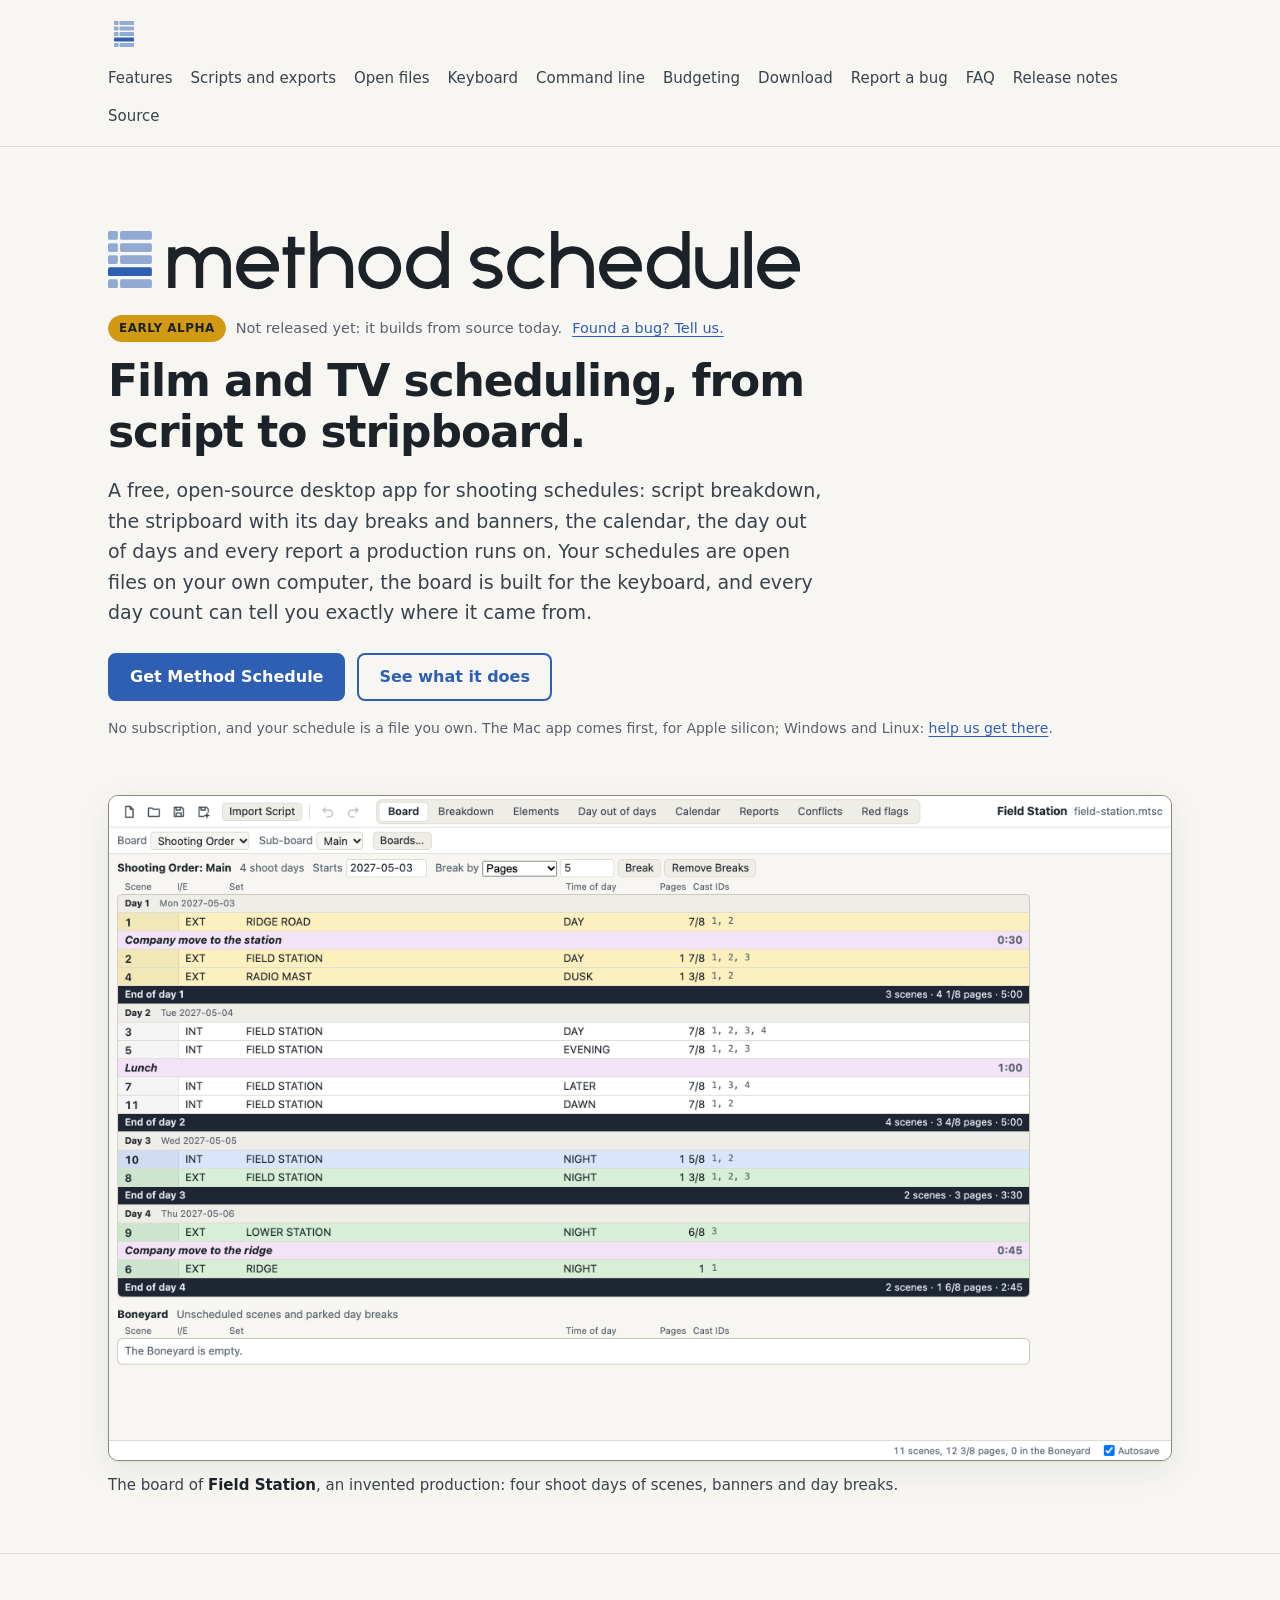
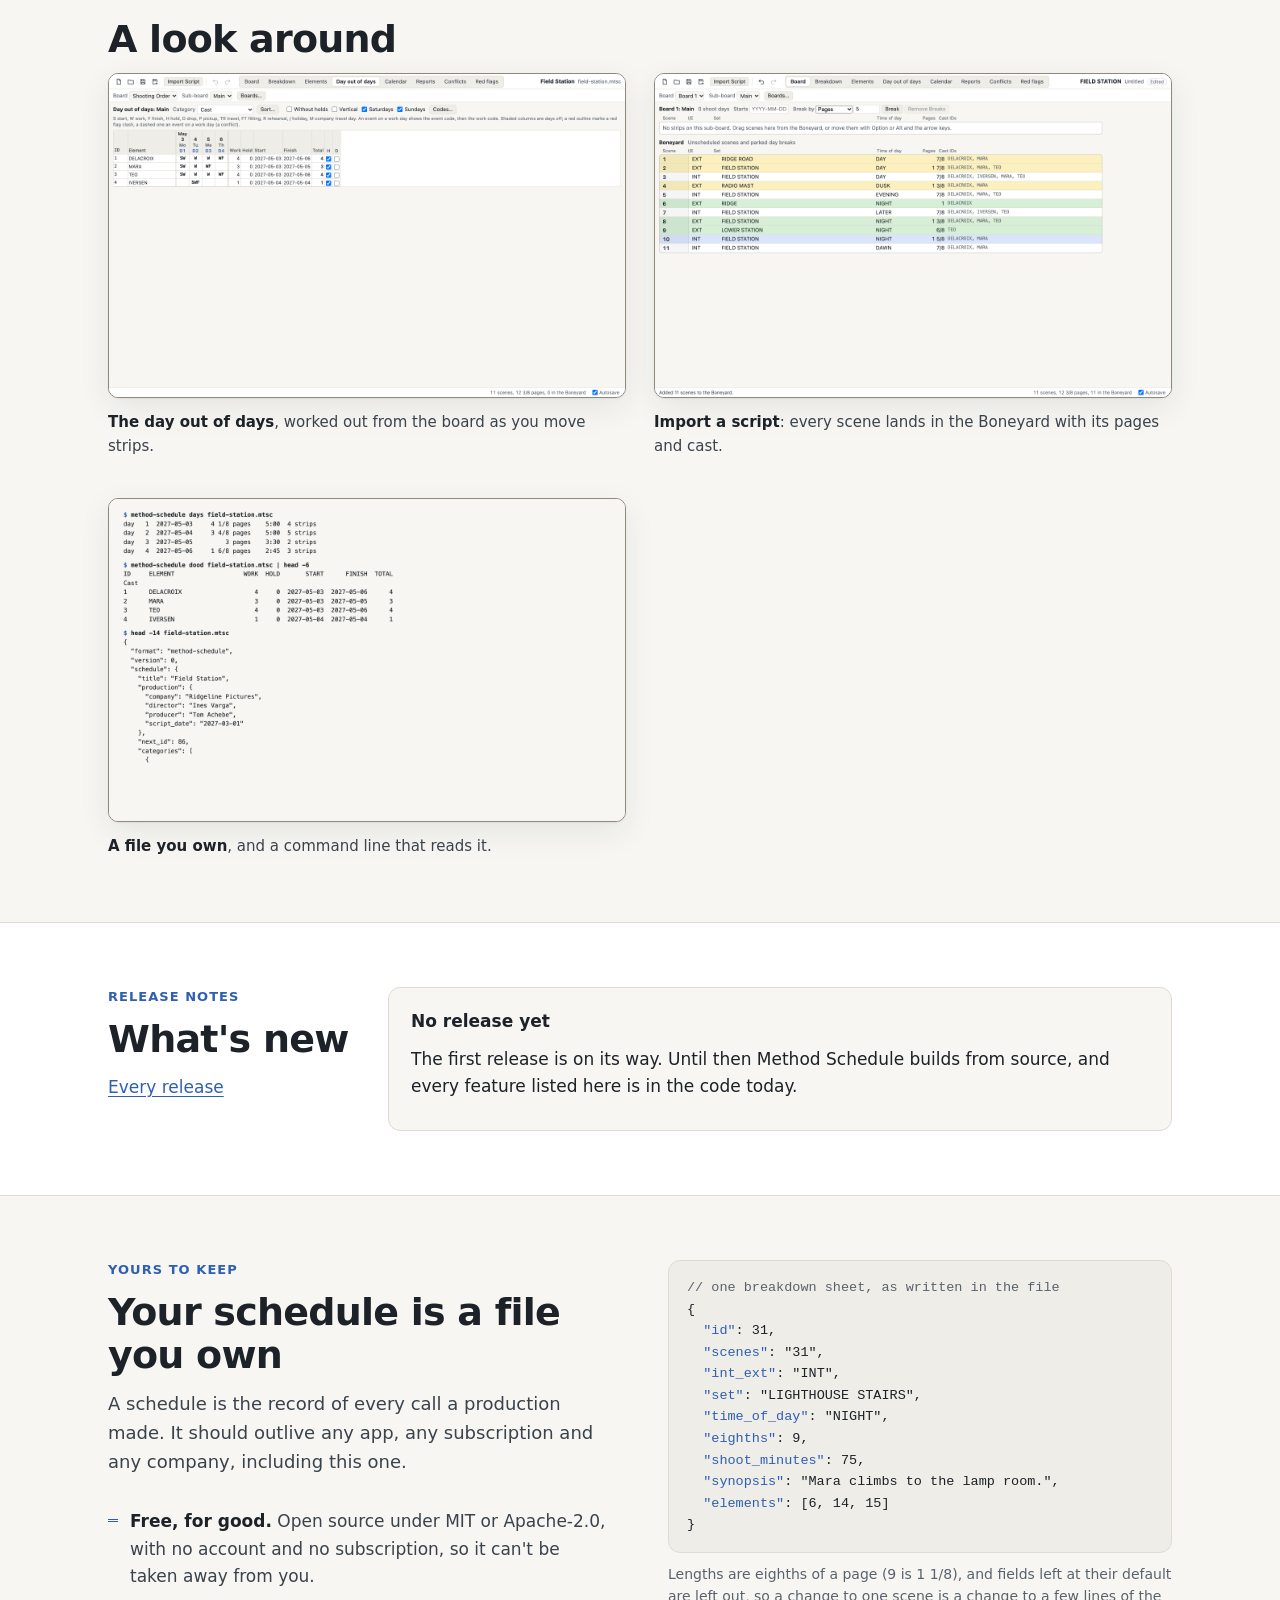
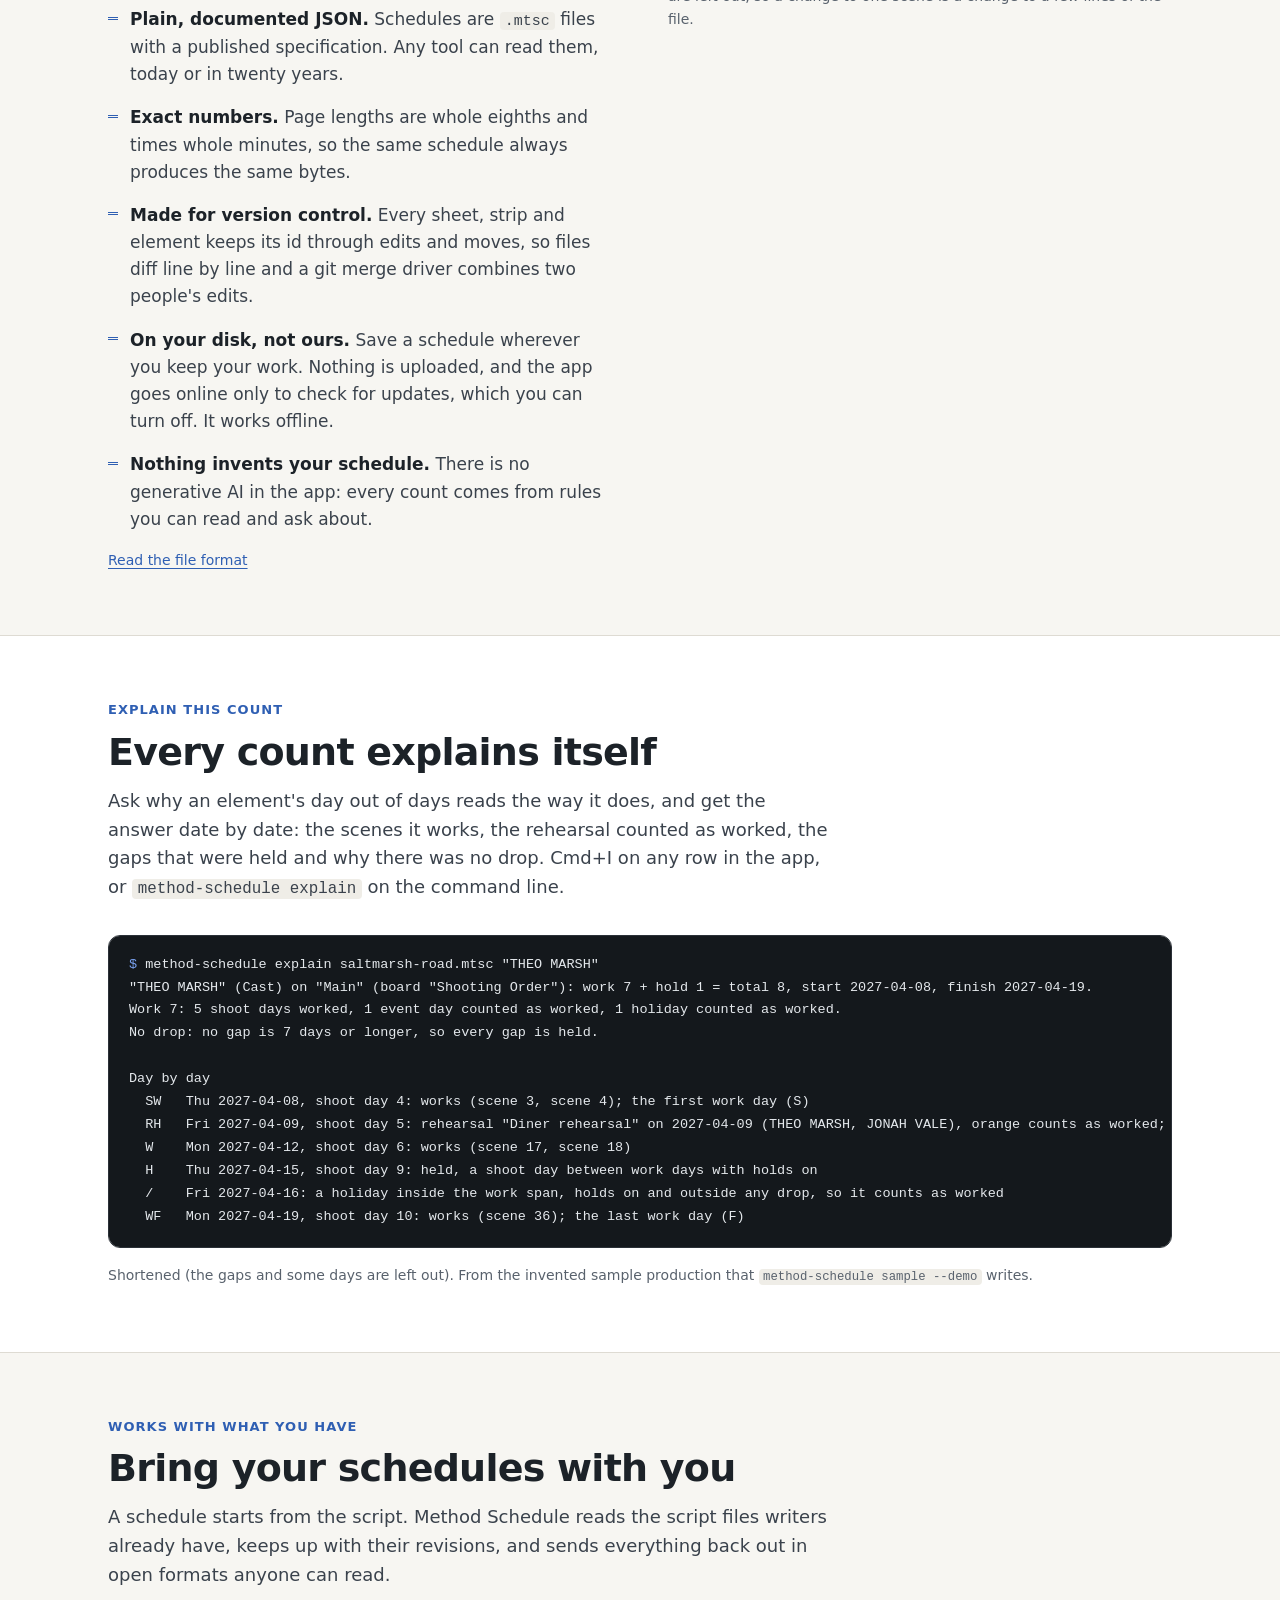
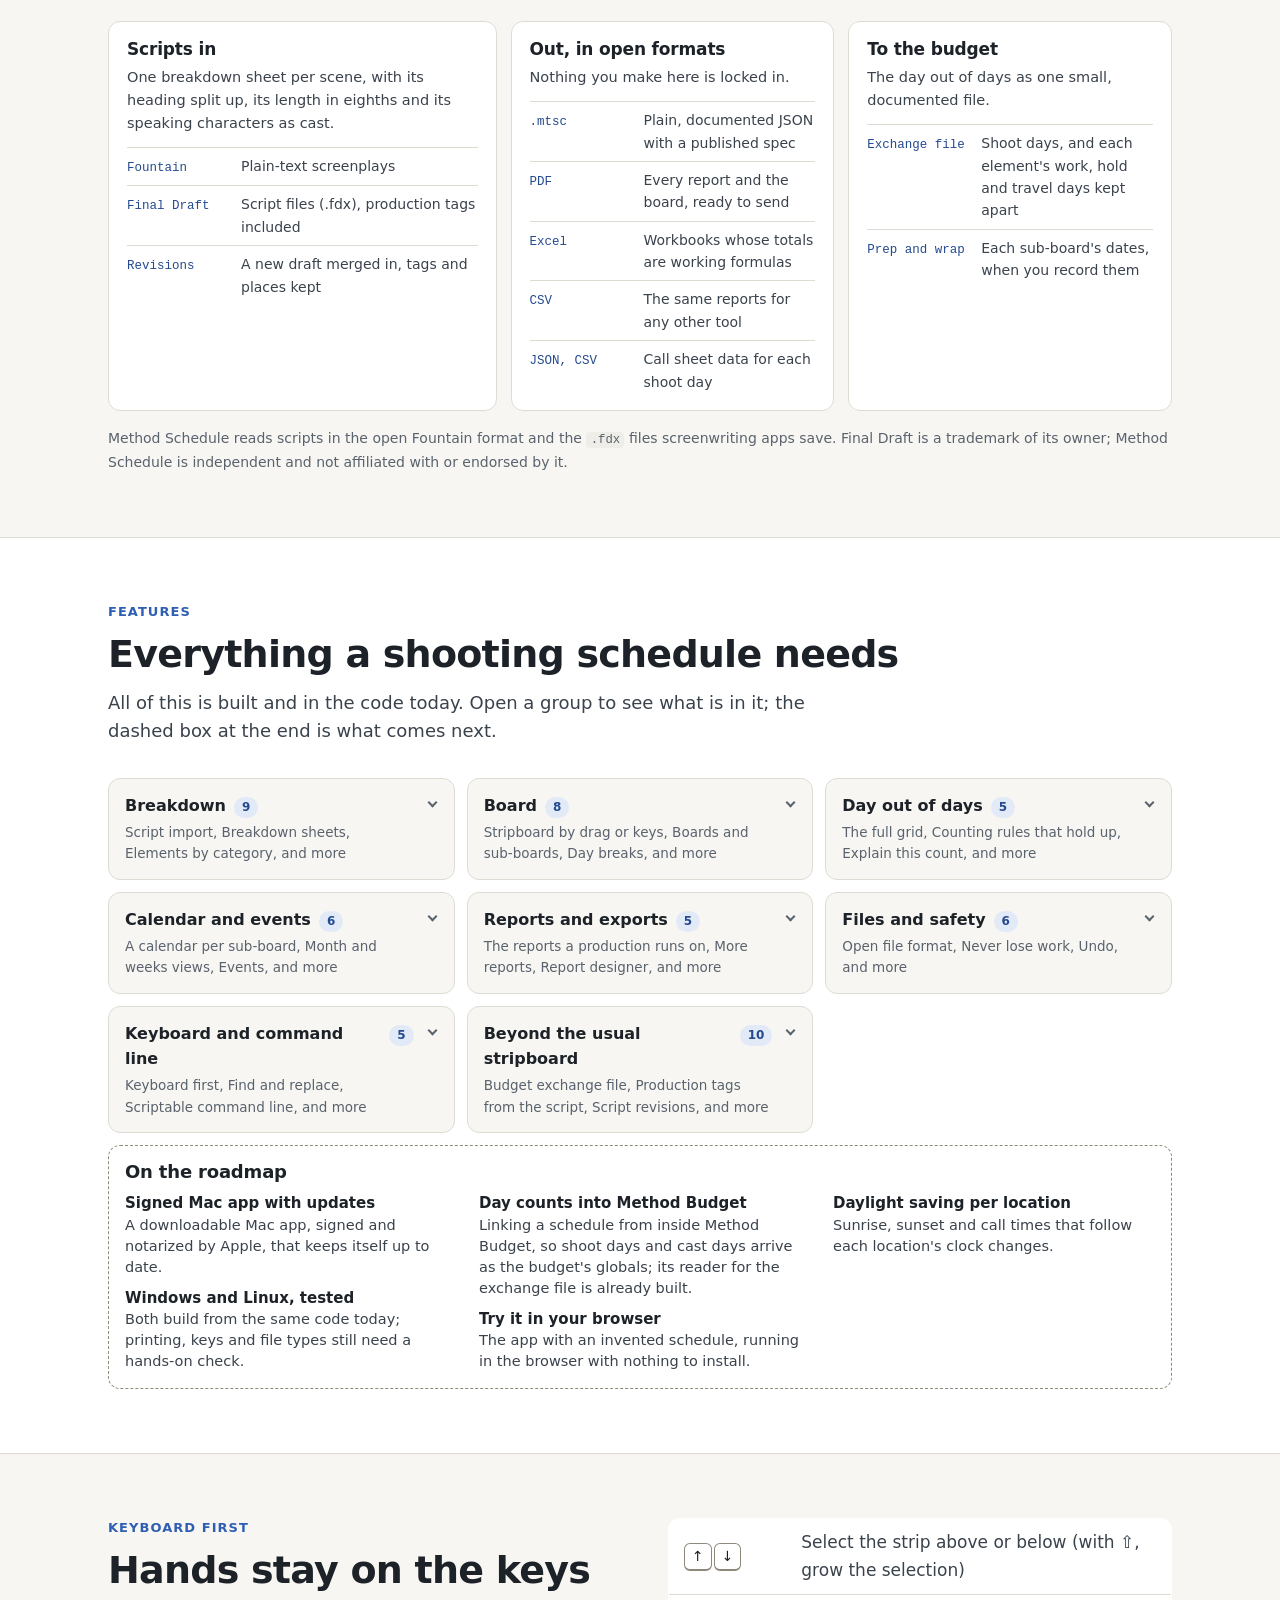
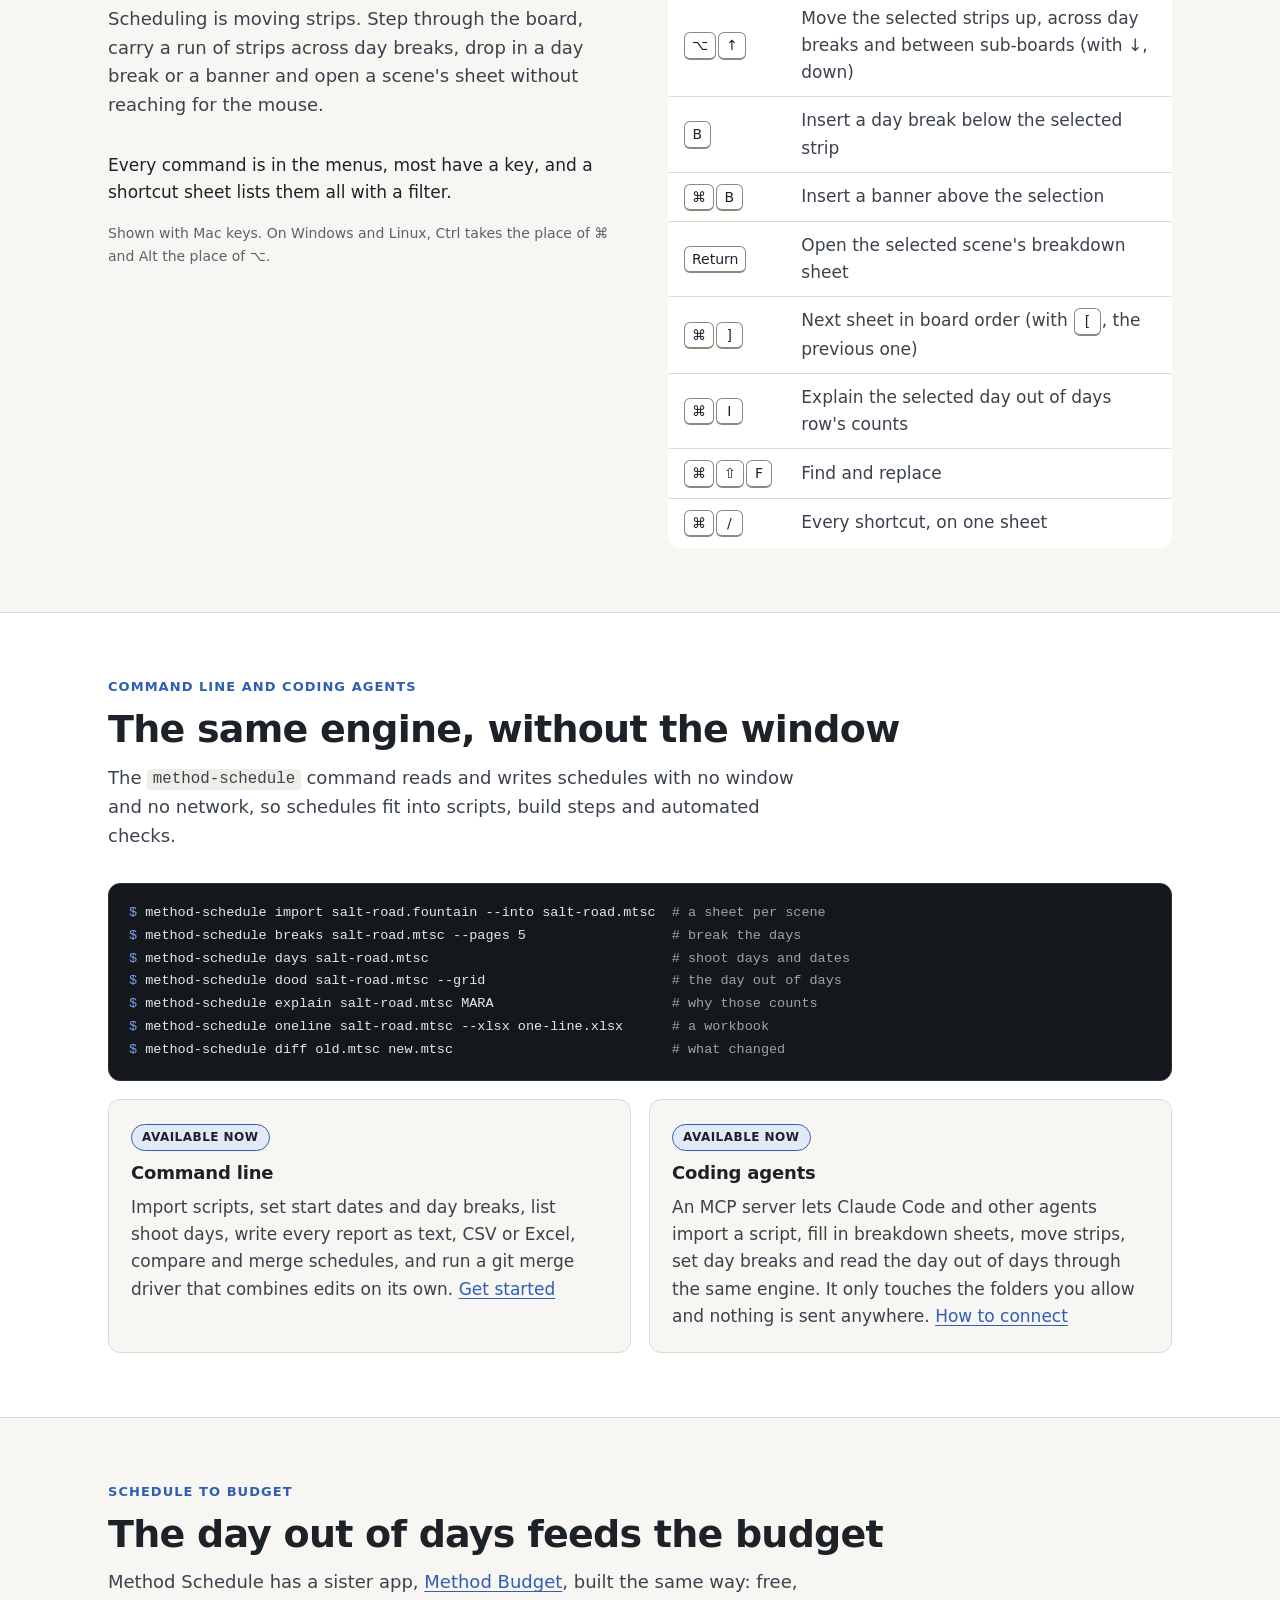
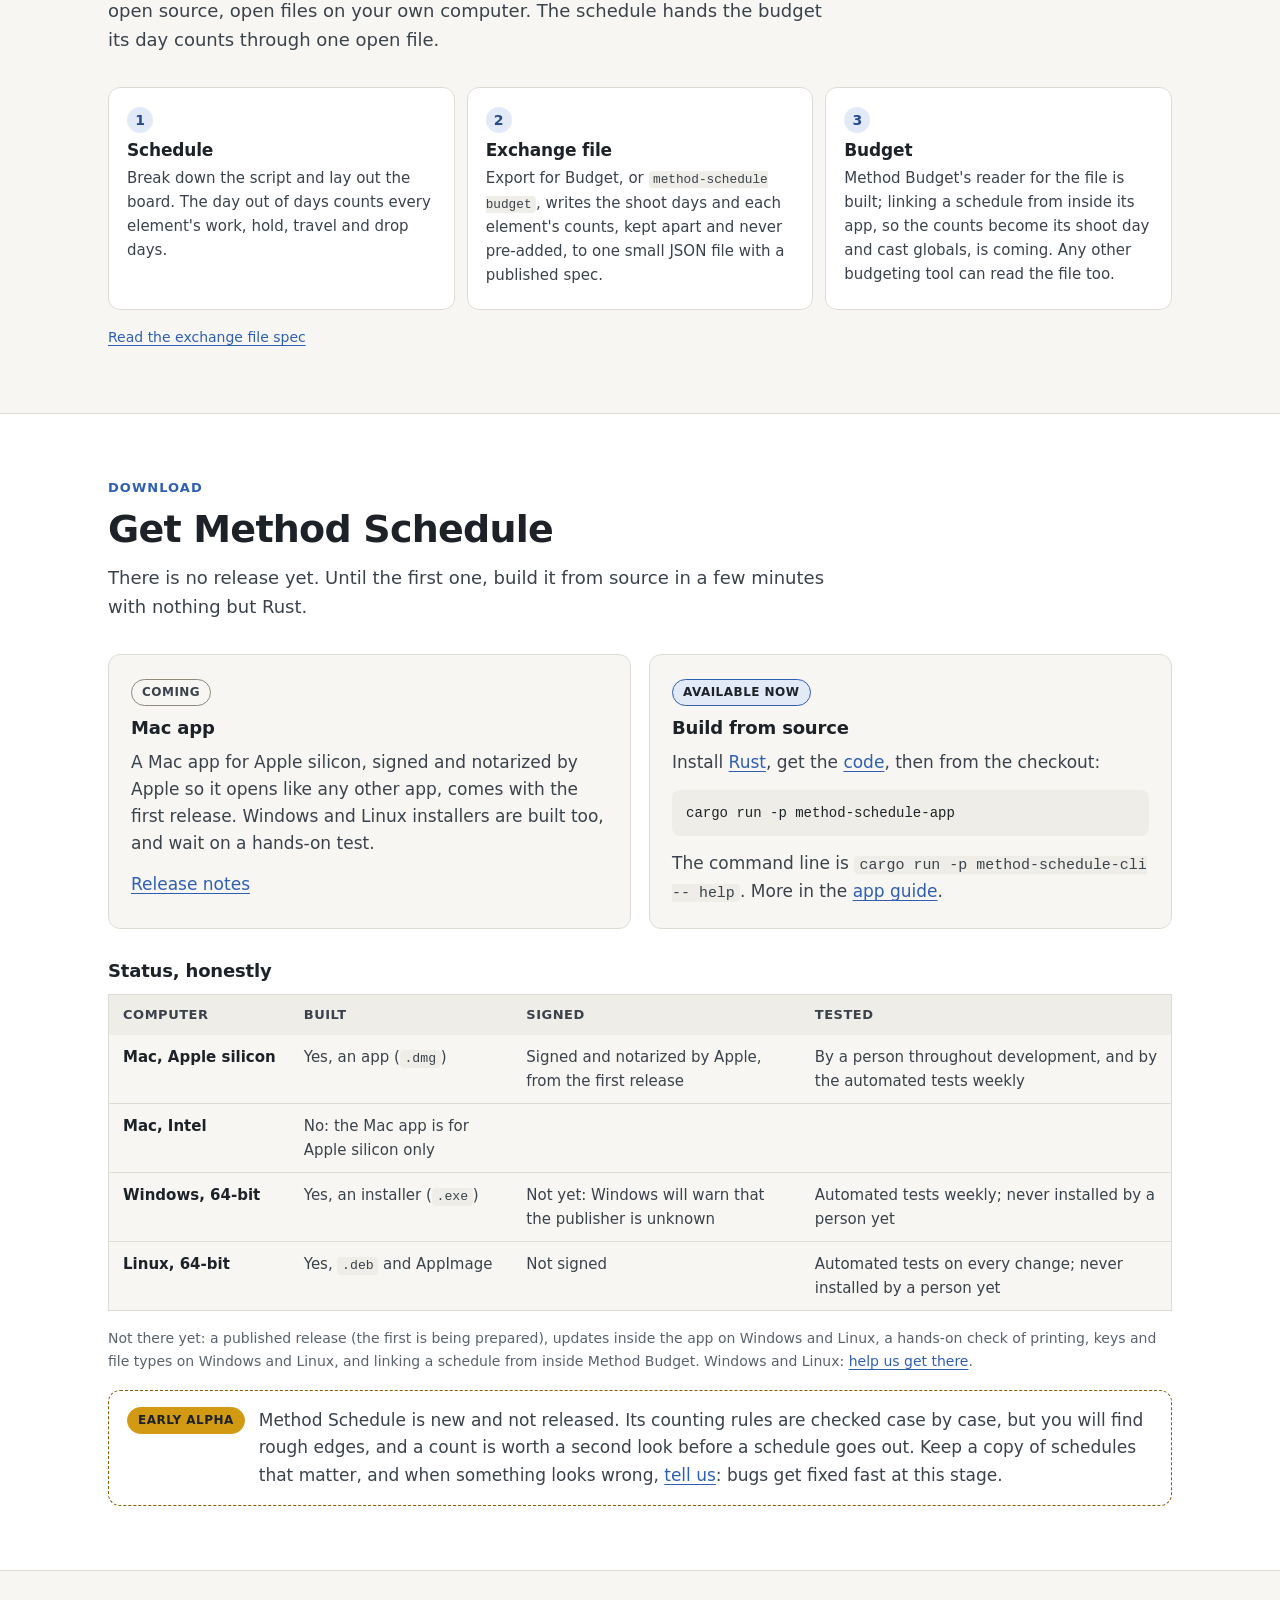
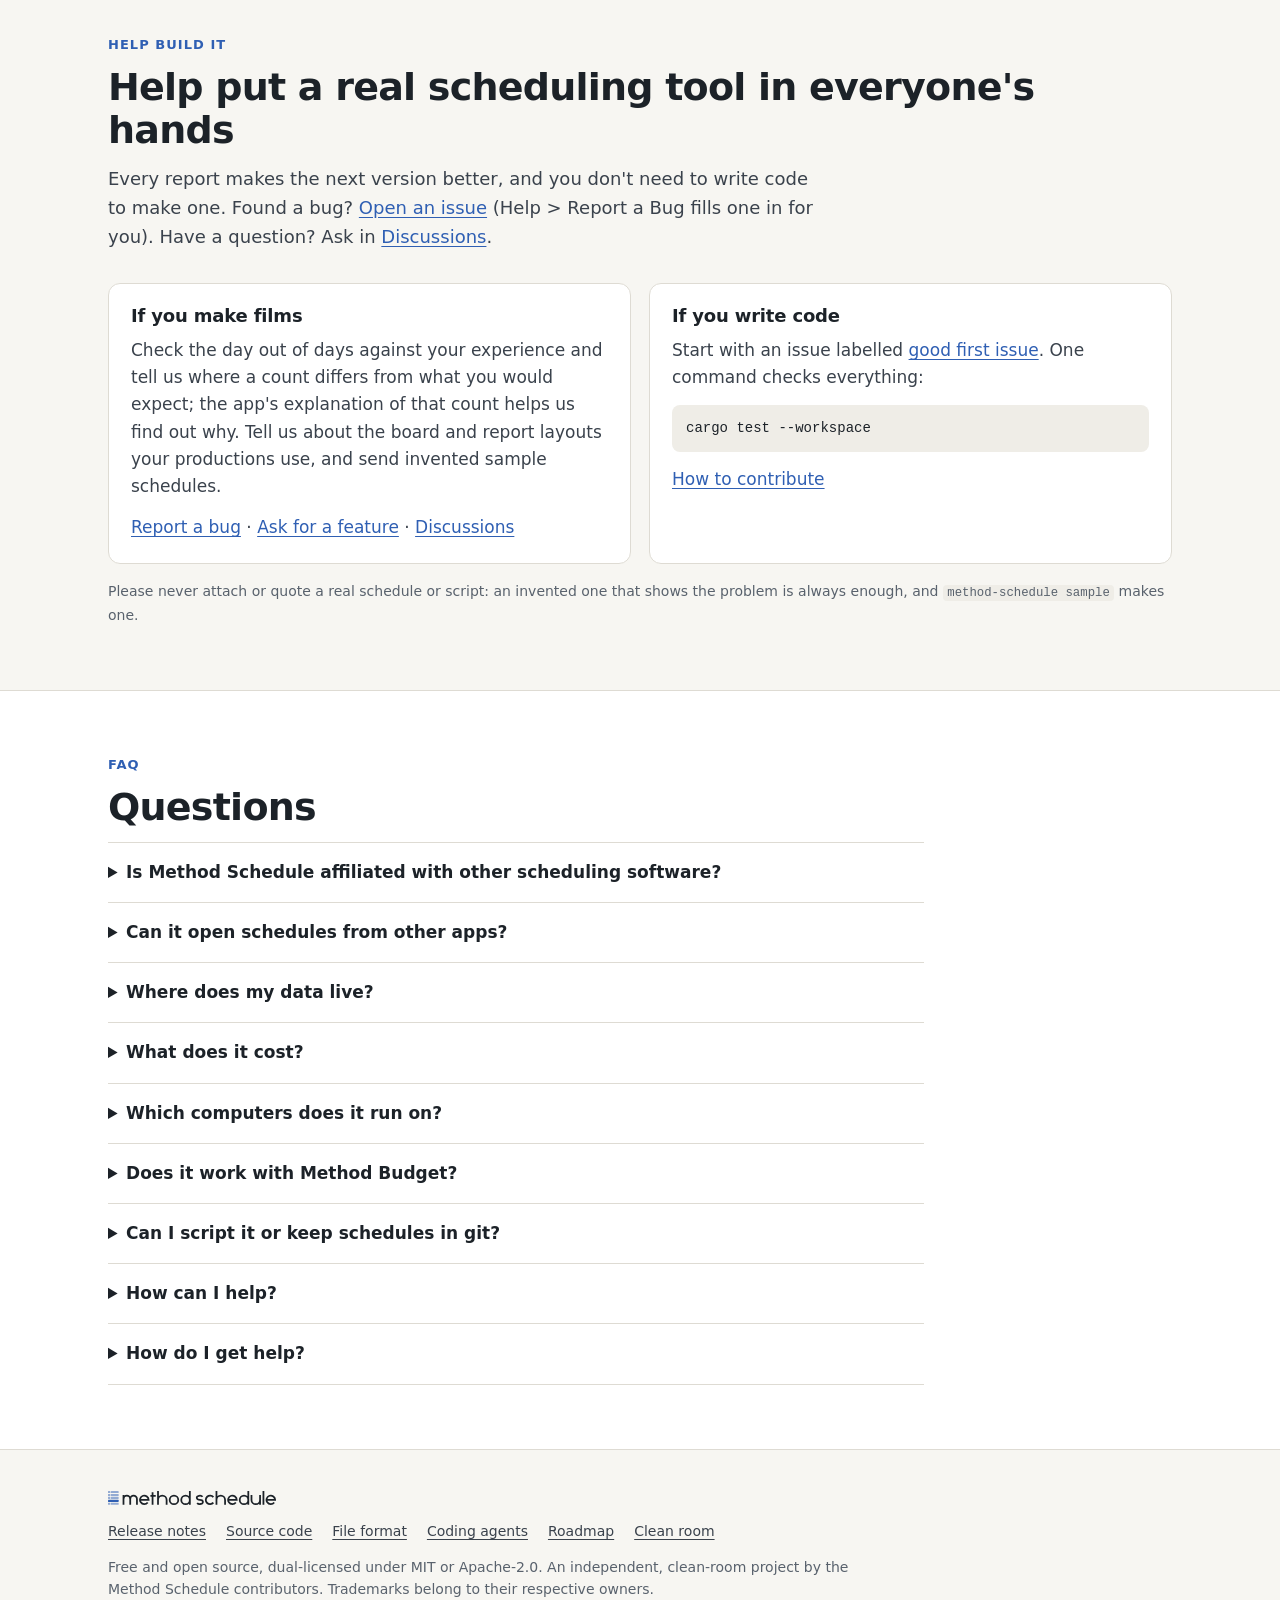
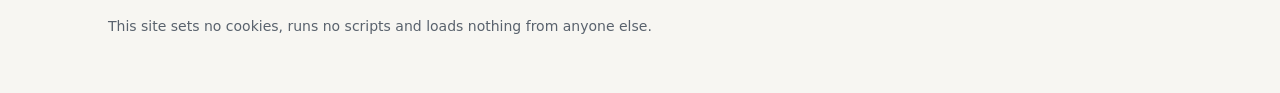
<file: site/index.html>
<!DOCTYPE html>
<html lang="en">
<head>
<meta charset="utf-8">
<meta name="viewport" content="width=device-width, initial-scale=1">
<!-- No scripts, no trackers, no cookies, nothing from anyone else: the policy below
     holds every page to files served from this site. How the site is built and
     published: docs/WEBSITE.md. Brand rules: docs/BRAND.md. -->
<meta http-equiv="Content-Security-Policy" content="default-src 'none'; style-src 'self'; img-src 'self'; base-uri 'none'; form-action 'none'">
<meta name="referrer" content="no-referrer">
<title>Method Schedule: open-source film and TV scheduling</title>
<meta name="description" content="Method Schedule is free, open-source film and TV scheduling that runs on your own computer: breakdown, stripboard, calendar, day out of days and reports, in open files.">
<link rel="canonical" href="https://methodschedule.com/">
<link rel="icon" href="favicon.svg" type="image/svg+xml">
<link rel="icon" href="favicon.ico" sizes="16x16 32x32">
<link rel="apple-touch-icon" href="apple-touch-icon.png">
<meta name="color-scheme" content="light dark">
<meta name="theme-color" content="#F7F6F2" media="(prefers-color-scheme: light)">
<meta name="theme-color" content="#111417" media="(prefers-color-scheme: dark)">
<!-- Share cards. og:image is an absolute URL at 1200x630, drawn from og-card.html by
     scripts/make-og.sh. -->
<meta property="og:type" content="website">
<meta property="og:site_name" content="Method Schedule">
<meta property="og:url" content="https://methodschedule.com/">
<meta property="og:title" content="Method Schedule: open-source film and TV scheduling">
<meta property="og:description" content="Free desktop scheduling for film and TV: breakdown, stripboard, calendar, day out of days and reports. Your schedules stay on your computer as open files.">
<meta property="og:image" content="https://methodschedule.com/og.png">
<meta property="og:image:width" content="1200">
<meta property="og:image:height" content="630">
<meta property="og:image:alt" content="Method Schedule: film and TV scheduling, from script to stripboard.">
<meta name="twitter:card" content="summary_large_image">
<meta name="twitter:title" content="Method Schedule: open-source film and TV scheduling">
<meta name="twitter:description" content="Free desktop scheduling for film and TV. Open files, keyboard first, every day count explained, no subscription.">
<meta name="twitter:image" content="https://methodschedule.com/og.png">
<meta name="twitter:image:alt" content="Method Schedule: film and TV scheduling, from script to stripboard.">
<link rel="stylesheet" href="assets/tokens.css">
<link rel="stylesheet" href="assets/site.css">
</head>
<body>
<a class="skip" href="#main">Skip to content</a>

<header class="top">
  <div class="wrap">
    <a class="home" href="./" aria-label="Method Schedule home">
      <picture>
        <source srcset="assets/brand/mark-dark.svg" media="(prefers-color-scheme: dark)">
        <img src="assets/brand/mark.svg" alt="" width="32" height="32">
      </picture>
    </a>
    <nav class="nav" aria-label="Main">
      <a href="#features">Features</a>
      <a href="#formats">Scripts and exports</a>
      <a href="#open-files">Open files</a>
      <a href="#keyboard">Keyboard</a>
      <a href="#cli">Command line</a>
      <a href="#budget">Budgeting</a>
      <a href="#download">Download</a>
      <a href="#help">Report a bug</a>
      <a href="#faq">FAQ</a>
      <a href="releases/">Release notes</a>
      <a href="https://github.com/method-production-suite/method-scheduling" data-repo="">Source</a>
    </nav>
  </div>
</header>

<main id="main">
  <section class="hero" aria-labelledby="hero-title">
    <div class="wrap">
      <h1 id="hero-title">
        <picture>
          <source srcset="assets/brand/wordmark-dark.svg" media="(prefers-color-scheme: dark)">
          <img src="assets/brand/wordmark.svg" alt="Method Schedule" width="660" height="63">
        </picture>
      </h1>
      <p class="status"><span class="badge alpha">Early alpha</span> Not released yet: it builds from source today. <a href="#help">Found a bug? Tell us.</a></p>
      <p class="pitch">Film and TV scheduling, from script to stripboard.</p>
      <p class="lede">A free, open-source desktop app for shooting schedules: script
        breakdown, the stripboard with its day breaks and banners, the calendar, the day
        out of days and every report a production runs on. Your schedules are open files on
        your own computer, the board is built for the keyboard, and every day count can
        tell you exactly where it came from.</p>
      <div class="cta">
        <a class="btn primary" href="#download">Get Method Schedule</a>
        <a class="btn ghost" href="#features">See what it does</a>
      </div>
      <p class="fine">No subscription, and your schedule is a file you own. The Mac app comes
        first, for Apple silicon; Windows and Linux: <a href="#help">help us get there</a>.</p>
    </div>
  </section>

  <div class="shot">
    <div class="wrap">
      <figure class="snap">
        <a href="img/board-light.png">
          <picture>
            <source media="(prefers-color-scheme: dark)" srcset="img/board-dark.png">
            <img src="img/board-light.png" alt="The stripboard of Field Station: four shoot days of scenes, banners and day breaks" width="1280" height="800">
          </picture>
        </a>
        <figcaption>The board of <strong>Field Station</strong>, an invented production: four shoot days of scenes, banners and day breaks.</figcaption>
      </figure>
    </div>
  </div>

  <section class="band" id="look" aria-labelledby="look-title">
    <div class="wrap">
      <h2 id="look-title">A look around</h2>
      <div class="gallery">
        <figure class="snap">
          <a href="img/dood-light.png">
          <picture>
            <source media="(prefers-color-scheme: dark)" srcset="img/dood-dark.png">
            <img src="img/dood-light.png" alt="The day out of days for Field Station: each cast member's work days across the shoot" width="1280" height="800">
          </picture>
          </a>
          <figcaption><strong>The day out of days</strong>, worked out from the board as you move strips.</figcaption>
        </figure>
        <figure class="snap">
          <a href="img/import-light.png">
          <picture>
            <source media="(prefers-color-scheme: dark)" srcset="img/import-dark.png">
            <img src="img/import-light.png" alt="The Field Station script just imported: eleven scenes in the Boneyard, ready to schedule" width="1280" height="800">
          </picture>
          </a>
          <figcaption><strong>Import a script</strong>: every scene lands in the Boneyard with its pages and cast.</figcaption>
        </figure>
        <figure class="snap">
          <a href="img/cli-light.png">
          <picture>
            <source media="(prefers-color-scheme: dark)" srcset="img/cli-dark.png">
            <img src="img/cli-light.png" alt="The method-schedule command listing Field Station's shoot days, and the plain text schedule file" width="1280" height="800">
          </picture>
          </a>
          <figcaption><strong>A file you own</strong>, and a command line that reads it.</figcaption>
        </figure>
      </div>
    </div>
  </section>

  <section class="band alt" id="news" aria-labelledby="news-title">
    <div class="wrap news">
      <div>
        <p class="kicker">Release notes</p>
        <h2 id="news-title">What's new</h2>
        <p><a href="releases/">Every release</a></p>
      </div>
      <div class="box">
        <!-- whatsnew:start (generated by scripts/site.py from the newest docs/releases/*.md: edit that, then run python3 scripts/site.py) -->
        <p class="wn-ver">No release yet</p>
        <p>The first release is on its way. Until then Method Schedule builds from source, and every feature listed here is in the code today.</p>
        <!-- whatsnew:end -->
      </div>
    </div>
  </section>

  <section class="band" id="open-files" aria-labelledby="open-title">
    <div class="wrap split">
      <div>
        <p class="kicker">Yours to keep</p>
        <h2 id="open-title">Your schedule is a file you own</h2>
        <p class="intro">A schedule is the record of every call a production made. It should
          outlive any app, any subscription and any company, including this one.</p>
        <ul class="points">
          <li><strong>Free, for good.</strong> Open source under MIT or Apache-2.0, with no
            account and no subscription, so it can't be taken away from you.</li>
          <li><strong>Plain, documented JSON.</strong> Schedules are <code>.mtsc</code> files
            with a published specification. Any tool can read them, today or in twenty years.</li>
          <li><strong>Exact numbers.</strong> Page lengths are whole eighths and times whole
            minutes, so the same schedule always produces the same bytes.</li>
          <li><strong>Made for version control.</strong> Every sheet, strip and element keeps
            its id through edits and moves, so files diff line by line and a git merge
            driver combines two people's edits.</li>
          <li><strong>On your disk, not ours.</strong> Save a schedule wherever you keep your
            work. Nothing is uploaded, and the app goes online only to check for updates, which
            you can turn off. It works offline.</li>
          <li><strong>Nothing invents your schedule.</strong> There is no generative AI in the
            app: every count comes from rules you can read and ask about.</li>
        </ul>
        <p class="fine"><a href="https://github.com/method-production-suite/method-scheduling/blob/main/docs/FORMAT.md" data-repo="docs/FORMAT.md">Read the file format</a></p>
      </div>
      <div>
<pre class="code"><code><span class="c">// one breakdown sheet, as written in the file</span>
{
  <span class="k">"id"</span>: 31,
  <span class="k">"scenes"</span>: "31",
  <span class="k">"int_ext"</span>: "INT",
  <span class="k">"set"</span>: "LIGHTHOUSE STAIRS",
  <span class="k">"time_of_day"</span>: "NIGHT",
  <span class="k">"eighths"</span>: 9,
  <span class="k">"shoot_minutes"</span>: 75,
  <span class="k">"synopsis"</span>: "Mara climbs to the lamp room.",
  <span class="k">"elements"</span>: [6, 14, 15]
}</code></pre>
        <p class="caption">Lengths are eighths of a page (9 is 1 1/8), and fields left at
          their default are left out, so a change to one scene is a change to a few lines of
          the file.</p>
      </div>
    </div>
  </section>

  <section class="band alt" id="explain" aria-labelledby="explain-title">
    <div class="wrap">
      <p class="kicker">Explain this count</p>
      <h2 id="explain-title">Every count explains itself</h2>
      <p class="intro">Ask why an element's day out of days reads the way it does, and get
        the answer date by date: the scenes it works, the rehearsal counted as worked, the
        gaps that were held and why there was no drop. Cmd+I on any row in the app, or
        <code>method-schedule explain</code> on the command line.</p>
<pre class="term"><code><span class="p">$ </span>method-schedule explain saltmarsh-road.mtsc "THEO MARSH"
"THEO MARSH" (Cast) on "Main" (board "Shooting Order"): work 7 + hold 1 = total 8, start 2027-04-08, finish 2027-04-19.
Work 7: 5 shoot days worked, 1 event day counted as worked, 1 holiday counted as worked.
No drop: no gap is 7 days or longer, so every gap is held.

Day by day
  SW   Thu 2027-04-08, shoot day 4: works (scene 3, scene 4); the first work day (S)
  RH   Fri 2027-04-09, shoot day 5: rehearsal "Diner rehearsal" on 2027-04-09 (THEO MARSH, JONAH VALE), orange counts as worked; the day would be held, so it shows with H but counts as worked, not held
  W    Mon 2027-04-12, shoot day 6: works (scene 17, scene 18)
  H    Thu 2027-04-15, shoot day 9: held, a shoot day between work days with holds on
  /    Fri 2027-04-16: a holiday inside the work span, holds on and outside any drop, so it counts as worked
  WF   Mon 2027-04-19, shoot day 10: works (scene 36); the last work day (F)</code></pre>
      <p class="fine">Shortened (the gaps and some days are left out). From the invented sample
        production that <code>method-schedule sample --demo</code> writes.</p>
    </div>
  </section>

  <section class="band" id="formats" aria-labelledby="formats-title">
    <div class="wrap">
      <p class="kicker">Works with what you have</p>
      <h2 id="formats-title">Bring your schedules with you</h2>
      <p class="intro">A schedule starts from the script. Method Schedule reads the script
        files writers already have, keeps up with their revisions, and sends everything
        back out in open formats anyone can read.</p>
      <div class="fmt-grid">
        <div class="fmt-card">
          <h3>Scripts in</h3>
          <p>One breakdown sheet per scene, with its heading split up, its length in eighths
            and its speaking characters as cast.</p>
          <ul class="fmt-list">
            <li><span>Fountain</span> Plain-text screenplays</li>
            <li><span>Final Draft</span> Script files (.fdx), production tags included</li>
            <li><span>Revisions</span> A new draft merged in, tags and places kept</li>
          </ul>
        </div>
        <div class="fmt-card">
          <h3>Out, in open formats</h3>
          <p>Nothing you make here is locked in.</p>
          <ul class="fmt-list">
            <li><span>.mtsc</span> Plain, documented JSON with a published spec</li>
            <li><span>PDF</span> Every report and the board, ready to send</li>
            <li><span>Excel</span> Workbooks whose totals are working formulas</li>
            <li><span>CSV</span> The same reports for any other tool</li>
            <li><span>JSON, CSV</span> Call sheet data for each shoot day</li>
          </ul>
        </div>
        <div class="fmt-card">
          <h3>To the budget</h3>
          <p>The day out of days as one small, documented file.</p>
          <ul class="fmt-list">
            <li><span>Exchange file</span> Shoot days, and each element's work, hold and travel days kept apart</li>
            <li><span>Prep and wrap</span> Each sub-board's dates, when you record them</li>
          </ul>
        </div>
      </div>
      <p class="fine">Method Schedule reads scripts in the open Fountain format and the
        <code>.fdx</code> files screenwriting apps save. Final Draft is a trademark of its
        owner; Method Schedule is independent and not affiliated with or endorsed by it.</p>
    </div>
  </section>

  <section class="band alt" id="features" aria-labelledby="features-title">
    <div class="wrap">
      <p class="kicker">Features</p>
      <h2 id="features-title">Everything a shooting schedule needs</h2>
      <p class="intro">All of this is built and in the code today. Open a group to see what is
        in it; the dashed box at the end is what comes next.</p>
      <!-- features:start (generated by scripts/site.py from docs/features.toml: edit that, then run python3 scripts/site.py) -->
      <div class="groups">
        <details class="group" id="g-breakdown">
          <summary>
            <span class="group-head"><span class="group-title">Breakdown</span> <span class="group-count">9</span></span>
            <span class="group-teaser">Script import, Breakdown sheets, Elements by category, and more</span>
          </summary>
          <ul class="feats">
            <li><strong>Script import</strong> Bring in a Fountain or <code>.fdx</code> script: one sheet per scene, its heading split into I/E, set and time of day, its length in eighths and its speaking characters as cast.</li>
            <li><strong>Breakdown sheets</strong> Scenes, I/E, set, time of day, pages, shoot time, synopsis, location and the rest of the header, with the values other sheets use offered as you type.</li>
            <li><strong>Elements by category</strong> Tag cast, props, vehicles and the rest by typing under a category or in one quick-add field, and cut, copy and paste them between sheets.</li>
            <li><strong>Element manager</strong> Board IDs, notes, custom properties, images and linked elements, with merge, move and renumber, and each element's scenes, pages, work days and dates.</li>
            <li><strong>Category settings</strong> Automatic board IDs, default holds and drops, daily quantities, and leaving a category or a single element off the board.</li>
            <li><strong>Quantities per scene</strong> Count background, stand-ins or animals scene by scene and see each day's total.</li>
            <li><strong>Split and merge sheets</strong> Duplicate a sheet to split a scene, or merge several sheets into one.</li>
            <li><strong>Breakdown designer</strong> Choose the order, visibility and width of the header fields, kept in the schedule.</li>
            <li><strong>Images on scenes and elements</strong> Attach pictures to sheets and elements and see them beside the board; the files stay where you keep them.</li>
          </ul>
        </details>
        <details class="group" id="g-board">
          <summary>
            <span class="group-head"><span class="group-title">Board</span> <span class="group-count">8</span></span>
            <span class="group-teaser">Stripboard by drag or keys, Boards and sub-boards, Day breaks, and more</span>
          </summary>
          <ul class="feats">
            <li><strong>Stripboard by drag or keys</strong> Drag strips, or move them with the keyboard, within a sub-board, between sub-boards and into the Boneyard, and cut, copy and paste them.</li>
            <li><strong>Boards and sub-boards</strong> Several boards for different orders, each with sub-boards for units or blocks and a Boneyard of unscheduled strips.</li>
            <li><strong>Day breaks</strong> Insert them by hand or break the days by pages, shoot time or screen time; each shows its day, date, pages and time.</li>
            <li><strong>Banners</strong> Lines across the board for moves, meals and notes, with a duration that counts in the day and a color, size and alignment of their own.</li>
            <li><strong>Strip designer</strong> Strip and text colors by I/E and time of day, up to four lines a strip with merged cells, and a layout library shared with the one-line report.</li>
            <li><strong>Sort and find</strong> Sort strips by up to three fields, and find strips with a highlight you step through.</li>
            <li><strong>Split screen</strong> Put the breakdown, another board, the calendar or the scene's images beside the board, or the images beside the breakdown, and back to one view in a click.</li>
            <li><strong>Print the board</strong> Print all or selected strips, with or without the Boneyard, or save the board as a PDF.</li>
          </ul>
        </details>
        <details class="group" id="g-dood">
          <summary>
            <span class="group-head"><span class="group-title">Day out of days</span> <span class="group-count">5</span></span>
            <span class="group-teaser">The full grid, Counting rules that hold up, Explain this count, and more</span>
          </summary>
          <ul class="feats">
            <li><strong>The full grid</strong> Every element's start, work, hold, drop and finish, day by day, for each sub-board and category, with a summary.</li>
            <li><strong>Counting rules that hold up</strong> Holds between work days, one drop over the longest gap, travel, fittings and rehearsals as worked days, and holidays and company moves only inside a held span.</li>
            <li><strong>Explain this count</strong> Ask why an element's counts are what they are and get the answer date by date.</li>
            <li><strong>Your codes, sorts and views</strong> Your own code letters, multi-key sorts, a vertical view, a view without holds, and hold and drop switches on every row.</li>
            <li><strong>Header fields as categories</strong> Read-only rows for each set, location, unit, episode, I/E, time of day, script day and sequence value with their sheets, pages, work days, start and finish.</li>
          </ul>
        </details>
        <details class="group" id="g-calendar">
          <summary>
            <span class="group-head"><span class="group-title">Calendar and events</span> <span class="group-count">6</span></span>
            <span class="group-teaser">A calendar per sub-board, Month and weeks views, Events, and more</span>
          </summary>
          <ul class="feats">
            <li><strong>A calendar per sub-board</strong> Start date, working week, off days, holidays and company travel days, with shoot days moving around them on their own.</li>
            <li><strong>Month and weeks views</strong> One month or every week of the schedule in one list, with strips, banners, pages and length on each day, switches for what each day shows, an actions menu on any date, and a filter by category and element.</li>
            <li><strong>Events</strong> Travel, fittings, rehearsals, unavailable days, camera tests and post-production work over a date range, in one of ten colors, made from an element or a sheet and dragged on the calendar.</li>
            <li><strong>Conflicts</strong> An element booked on one date in two sub-boards, or an event on a work day, is marked on the strips, the calendar, the day out of days and the elements table.</li>
            <li><strong>Red flags</strong> Flag several elements on several dates at once, with standard types that match the event kinds, see every flag in one table and every place the schedule clashes with them.</li>
            <li><strong>Prep and wrap dates</strong> Record each sub-board's prep start and wrap end for the budget.</li>
          </ul>
        </details>
        <details class="group" id="g-reports">
          <summary>
            <span class="group-head"><span class="group-title">Reports and exports</span> <span class="group-count">5</span></span>
            <span class="group-teaser">The reports a production runs on, More reports, Report designer, and more</span>
          </summary>
          <ul class="feats">
            <li><strong>The reports a production runs on</strong> One-line, shooting schedule, day out of days and its summary, element list, breakdown and calendar.</li>
            <li><strong>More reports</strong> Breakdown by day, element detail, daily category totals, the vertical one-line with its cast grid, conflicts, red flags and a multi-unit one-line merged by date.</li>
            <li><strong>Report designer</strong> Columns on up to four lines with merged cells, header layouts with your production info, date ranges and named copies, all kept in the schedule.</li>
            <li><strong>PDF</strong> Print any report or save it as a PDF.</li>
            <li><strong>Excel and CSV</strong> One-line, day out of days, elements, breakdown, element detail and the whole board as workbooks whose totals are working formulas, or as CSV.</li>
          </ul>
        </details>
        <details class="group" id="g-files">
          <summary>
            <span class="group-head"><span class="group-title">Files and safety</span> <span class="group-count">6</span></span>
            <span class="group-teaser">Open file format, Never lose work, Undo, and more</span>
          </summary>
          <ul class="feats">
            <li><strong>Open file format</strong> Schedules are <code>.mtsc</code> files: plain, documented JSON that diffs cleanly and that any tool can read.</li>
            <li><strong>Never lose work</strong> Autosave into the file, a recovery copy for a schedule not saved yet, rolling backups and a restore after a crash.</li>
            <li><strong>Undo</strong> Every change is one step, up to 200 of them.</li>
            <li><strong>Templates and layout files</strong> Start a schedule from a template of your categories, elements, boards and layouts, and share layouts as files.</li>
            <li><strong>Several windows</strong> One schedule per window, each with its own undo, autosave and recovery, and a list of recent files.</li>
            <li><strong>What changed and merge</strong> See every change between two schedules in plain words, and merge two copies that changed apart, with real clashes listed for you to pick.</li>
          </ul>
        </details>
        <details class="group" id="g-keys">
          <summary>
            <span class="group-head"><span class="group-title">Keyboard and command line</span> <span class="group-count">5</span></span>
            <span class="group-teaser">Keyboard first, Find and replace, Scriptable command line, and more</span>
          </summary>
          <ul class="feats">
            <li><strong>Keyboard first</strong> Move strips, insert day breaks and banners, step through sheets and switch tabs from the keyboard; a shortcut sheet lists every key.</li>
            <li><strong>Find and replace</strong> Search the text fields, replace in the results, or build a search from field, comparison and value rows.</li>
            <li><strong>Scriptable command line</strong> <code>method-schedule</code> imports scripts, sets day breaks and writes the reports as text, CSV or Excel, with no window and no network.</li>
            <li><strong>Coding agents</strong> An MCP server lets coding agents read and edit schedules through the same engine, only in the folders you allow.</li>
            <li><strong>Git merge driver</strong> Keep schedules in git and let <code>method-schedule merge-driver</code> combine two people's edits, flagging only real conflicts.</li>
          </ul>
        </details>
        <details class="group" id="g-beyond">
          <summary>
            <span class="group-head"><span class="group-title">Beyond the usual stripboard</span> <span class="group-count">10</span></span>
            <span class="group-teaser">Budget exchange file, Production tags from the script, Script revisions, and more</span>
          </summary>
          <ul class="feats">
            <li><strong>Budget exchange file</strong> Shoot days and every element's day counts as one small, documented file, written for Method Budget and open to any budgeting app.</li>
            <li><strong>Production tags from the script</strong> Bring in the props, wardrobe and other tags a tagged script already carries as elements.</li>
            <li><strong>Script revisions</strong> Merge a revised draft into the schedule: scenes keep their tags and places, new ones go to the Boneyard and cut ones are marked omitted.</li>
            <li><strong>Day timeline</strong> Each shoot day from its call time, strip by strip, with warnings for a long day or a scene past sunset, and what runs past wrap moved to the next day in one step.</li>
            <li><strong>Sunrise and sunset</strong> Give each location its coordinates and see sunrise and sunset for every dated shoot day, with the US and Canada or EU daylight saving dates.</li>
            <li><strong>Rest checks</strong> Set a turnaround per category and get a warning wherever a rest between wrap and the next call is too short.</li>
            <li><strong>Schedule locks and drift</strong> Lock the schedule as sent, then see each actor's work days added, dropped and moved since.</li>
            <li><strong>Strip order suggestion</strong> A suggested order that groups by location, set and cast around your pinned strips and red flags, with the before and after counts to compare.</li>
            <li><strong>Call sheet data</strong> A shoot day's call sheet data as JSON or CSV, ready for whatever lays out your call sheets.</li>
            <li><strong>A printed call sheet</strong> A shoot day's call sheet printed or saved as a PDF: call and wrap, sunrise and sunset, the scenes with their times, the cast on set, other elements and notes.</li>
          </ul>
        </details>
      </div>
      <section class="soon" aria-labelledby="g-soon">
        <h3 id="g-soon">On the roadmap</h3>
        <ul class="feats">
          <li><strong>Signed Mac app with updates</strong> A downloadable Mac app, signed and notarized by Apple, that keeps itself up to date.</li>
          <li><strong>Windows and Linux, tested</strong> Both build from the same code today; printing, keys and file types still need a hands-on check.</li>
          <li><strong>Day counts into Method Budget</strong> Linking a schedule from inside Method Budget, so shoot days and cast days arrive as the budget's globals; its reader for the exchange file is already built.</li>
          <li><strong>Try it in your browser</strong> The app with an invented schedule, running in the browser with nothing to install.</li>
          <li><strong>Daylight saving per location</strong> Sunrise, sunset and call times that follow each location's clock changes.</li>
        </ul>
      </section>
      <!-- features:end -->
    </div>
  </section>

  <section class="band" id="keyboard" aria-labelledby="keys-title">
    <div class="wrap split">
      <div>
        <p class="kicker">Keyboard first</p>
        <h2 id="keys-title">Hands stay on the keys</h2>
        <p class="intro">Scheduling is moving strips. Step through the board, carry a run of
          strips across day breaks, drop in a day break or a banner and open a scene's sheet
          without reaching for the mouse.</p>
        <p>Every command is in the menus, most have a key, and a shortcut sheet lists them
          all with a filter.</p>
        <p class="fine">Shown with Mac keys. On Windows and Linux, Ctrl takes the place of
          <span aria-hidden="true">&#8984;</span><span class="sr">Command</span> and Alt the place of
          <span aria-hidden="true">&#8997;</span><span class="sr">Option</span>.</p>
      </div>
      <table class="keys">
        <caption class="sr">Some of the keyboard shortcuts</caption>
        <tbody>
          <tr><th scope="row"><kbd><span aria-hidden="true">&uarr;</span><span class="sr">Up arrow</span></kbd><kbd><span aria-hidden="true">&darr;</span><span class="sr">Down arrow</span></kbd></th><td>Select the strip above or below (with <span aria-hidden="true">&#8679;</span><span class="sr">Shift</span>, grow the selection)</td></tr>
          <tr><th scope="row"><kbd><span aria-hidden="true">&#8997;</span><span class="sr">Option</span></kbd><kbd><span aria-hidden="true">&uarr;</span><span class="sr">Up arrow</span></kbd></th><td>Move the selected strips up, across day breaks and between sub-boards (with <span aria-hidden="true">&darr;</span><span class="sr">Down arrow</span>, down)</td></tr>
          <tr><th scope="row"><kbd>B</kbd></th><td>Insert a day break below the selected strip</td></tr>
          <tr><th scope="row"><kbd><span aria-hidden="true">&#8984;</span><span class="sr">Command</span></kbd><kbd>B</kbd></th><td>Insert a banner above the selection</td></tr>
          <tr><th scope="row"><kbd>Return</kbd></th><td>Open the selected scene's breakdown sheet</td></tr>
          <tr><th scope="row"><kbd><span aria-hidden="true">&#8984;</span><span class="sr">Command</span></kbd><kbd>]</kbd></th><td>Next sheet in board order (with <kbd>[</kbd>, the previous one)</td></tr>
          <tr><th scope="row"><kbd><span aria-hidden="true">&#8984;</span><span class="sr">Command</span></kbd><kbd>I</kbd></th><td>Explain the selected day out of days row's counts</td></tr>
          <tr><th scope="row"><kbd><span aria-hidden="true">&#8984;</span><span class="sr">Command</span></kbd><kbd><span aria-hidden="true">&#8679;</span><span class="sr">Shift</span></kbd><kbd>F</kbd></th><td>Find and replace</td></tr>
          <tr><th scope="row"><kbd><span aria-hidden="true">&#8984;</span><span class="sr">Command</span></kbd><kbd>/</kbd></th><td>Every shortcut, on one sheet</td></tr>
        </tbody>
      </table>
    </div>
  </section>

  <section class="band alt" id="cli" aria-labelledby="cli-title">
    <div class="wrap">
      <p class="kicker">Command line and coding agents</p>
      <h2 id="cli-title">The same engine, without the window</h2>
      <p class="intro">The <code>method-schedule</code> command reads and writes schedules with
        no window and no network, so schedules fit into scripts, build steps and automated
        checks.</p>
<pre class="term"><code><span class="p">$ </span>method-schedule import salt-road.fountain --into salt-road.mtsc  <span class="c"># a sheet per scene</span>
<span class="p">$ </span>method-schedule breaks salt-road.mtsc --pages 5                  <span class="c"># break the days</span>
<span class="p">$ </span>method-schedule days salt-road.mtsc                              <span class="c"># shoot days and dates</span>
<span class="p">$ </span>method-schedule dood salt-road.mtsc --grid                       <span class="c"># the day out of days</span>
<span class="p">$ </span>method-schedule explain salt-road.mtsc MARA                      <span class="c"># why those counts</span>
<span class="p">$ </span>method-schedule oneline salt-road.mtsc --xlsx one-line.xlsx      <span class="c"># a workbook</span>
<span class="p">$ </span>method-schedule diff old.mtsc new.mtsc                           <span class="c"># what changed</span></code></pre>
      <div class="cards after-term">
        <div class="card">
          <span class="badge now">Available now</span>
          <h3>Command line</h3>
          <p>Import scripts, set start dates and day breaks, list shoot days, write every
            report as text, CSV or Excel, compare and merge schedules, and run a git merge
            driver that combines edits on its own.
            <a href="https://github.com/method-production-suite/method-scheduling/blob/main/README.md" data-repo="README.md">Get started</a></p>
        </div>
        <div class="card">
          <span class="badge now">Available now</span>
          <h3>Coding agents</h3>
          <p>An MCP server lets Claude Code and other agents import a script, fill in
            breakdown sheets, move strips, set day breaks and read the day out of days
            through the same engine. It only touches the folders you allow and nothing is
            sent anywhere.
            <a href="https://github.com/method-production-suite/method-scheduling/blob/main/docs/MCP.md" data-repo="docs/MCP.md">How to connect</a></p>
        </div>
      </div>
    </div>
  </section>

  <section class="band" id="budget" aria-labelledby="budget-title">
    <div class="wrap">
      <p class="kicker">Schedule to budget</p>
      <h2 id="budget-title">The day out of days feeds the budget</h2>
      <p class="intro">Method Schedule has a sister app, <a href="https://methodbudget.com">Method
        Budget</a>, built the same way: free, open source, open files on your own computer.
        The schedule hands the budget its day counts through one open file.</p>
      <ol class="flow">
        <li>
          <h3>Schedule</h3>
          <p>Break down the script and lay out the board. The day out of days counts every
            element's work, hold, travel and drop days.</p>
        </li>
        <li>
          <h3>Exchange file</h3>
          <p>Export for Budget, or <code>method-schedule budget</code>, writes the shoot days
            and each element's counts, kept apart and never pre-added, to one small JSON
            file with a published spec.</p>
        </li>
        <li>
          <h3>Budget</h3>
          <p>Method Budget's reader for the file is built; linking a schedule from inside its app,
            so the counts become its shoot day and cast globals, is coming. Any other
            budgeting tool can read the file too.</p>
        </li>
      </ol>
      <p class="fine"><a href="https://github.com/method-production-suite/method-scheduling/blob/main/docs/EXCHANGE.md" data-repo="docs/EXCHANGE.md">Read the exchange file spec</a></p>
    </div>
  </section>

  <section class="band alt" id="download" aria-labelledby="download-title">
    <div class="wrap">
      <p class="kicker">Download</p>
      <h2 id="download-title">Get Method Schedule</h2>
      <p class="intro">There is no release yet. Until the first one, build it from source in a
        few minutes with nothing but Rust.</p>
      <div class="cards">
        <div class="card">
          <span class="badge">Coming</span>
          <h3>Mac app</h3>
          <p>A Mac app for Apple silicon, signed and notarized by Apple so it opens like
            any other app, comes with the first release. Windows and Linux installers are
            built too, and wait on a hands-on test.</p>
          <p><a href="releases/">Release notes</a></p>
        </div>
        <div class="card">
          <span class="badge now">Available now</span>
          <h3>Build from source</h3>
          <p>Install <a href="https://rustup.rs">Rust</a>, get the <a href="https://github.com/method-production-suite/method-scheduling" data-repo="">code</a>, then from the checkout:</p>
          <pre><code>cargo run -p method-schedule-app</code></pre>
          <p>The command line is <code>cargo run -p method-schedule-cli -- help</code>. More in the
            <a href="https://github.com/method-production-suite/method-scheduling/blob/main/docs/APP.md" data-repo="docs/APP.md">app guide</a>.</p>
        </div>
      </div>
      <h3 class="table-title" id="platforms-title">Status, honestly</h3>
      <div class="table-scroll">
        <table class="platforms" aria-labelledby="platforms-title">
          <thead>
            <tr><th scope="col">Computer</th><th scope="col">Built</th><th scope="col">Signed</th><th scope="col">Tested</th></tr>
          </thead>
          <tbody>
            <tr><th scope="row">Mac, Apple silicon</th><td>Yes, an app (<code>.dmg</code>)</td><td>Signed and notarized by Apple, from the first release</td><td>By a person throughout development, and by the automated tests weekly</td></tr>
            <tr><th scope="row">Mac, Intel</th><td>No: the Mac app is for Apple silicon only</td><td></td><td></td></tr>
            <tr><th scope="row">Windows, 64-bit</th><td>Yes, an installer (<code>.exe</code>)</td><td>Not yet: Windows will warn that the publisher is unknown</td><td>Automated tests weekly; never installed by a person yet</td></tr>
            <tr><th scope="row">Linux, 64-bit</th><td>Yes, <code>.deb</code> and AppImage</td><td>Not signed</td><td>Automated tests on every change; never installed by a person yet</td></tr>
          </tbody>
        </table>
      </div>
      <p class="fine">Not there yet: a published release (the first is being prepared),
        updates inside the app on Windows and Linux, a hands-on check of printing, keys and
        file types on Windows and Linux, and linking a schedule from inside Method Budget.
        Windows and Linux: <a href="#help">help us get there</a>.</p>
      <div class="alpha-note">
        <span class="badge alpha">Early alpha</span>
        <p>Method Schedule is new and not released. Its counting rules are checked case by
          case, but you will find rough edges, and a count is worth a second look before a
          schedule goes out. Keep a copy of schedules that matter, and when something looks
          wrong, <a href="#help">tell us</a>: bugs get fixed fast at this stage.</p>
      </div>
    </div>
  </section>

  <section class="band" id="help" aria-labelledby="help-title">
    <div class="wrap">
      <p class="kicker">Help build it</p>
      <h2 id="help-title">Help put a real scheduling tool in everyone's hands</h2>
      <p class="intro">Every report makes the next version better, and you don't need to
        write code to make one. Found a bug? <a href="https://github.com/method-production-suite/method-scheduling/issues">Open an issue</a> (Help &gt;
        Report a Bug fills one in for you). Have a question? Ask in
        <a href="https://github.com/method-production-suite/method-scheduling/discussions">Discussions</a>.</p>
      <div class="cards">
        <div class="card">
          <h3>If you make films</h3>
          <p>Check the day out of days against your experience and tell us where a count
            differs from what you would expect; the app's explanation of that count helps us
            find out why. Tell us about the board and report layouts your productions use,
            and send invented sample schedules.</p>
          <p><a href="https://github.com/method-production-suite/method-scheduling/issues/new?template=bug.yml">Report a bug</a>
            &middot; <a href="https://github.com/method-production-suite/method-scheduling/issues/new?template=feature.yml">Ask for a feature</a>
            &middot; <a href="https://github.com/method-production-suite/method-scheduling/discussions">Discussions</a></p>
        </div>
        <div class="card">
          <h3>If you write code</h3>
          <p>Start with an issue labelled <a href="https://github.com/method-production-suite/method-scheduling/labels/good%20first%20issue">good first issue</a>.
            One command checks everything:</p>
          <pre><code>cargo test --workspace</code></pre>
          <p><a href="https://github.com/method-production-suite/method-scheduling/blob/main/CONTRIBUTING.md" data-repo="CONTRIBUTING.md">How to contribute</a></p>
        </div>
      </div>
      <p class="fine">Please never attach or quote a real schedule or script: an invented one
        that shows the problem is always enough, and <code>method-schedule sample</code> makes one.</p>
    </div>
  </section>

  <section class="band alt" id="faq" aria-labelledby="faq-title">
    <div class="wrap">
      <p class="kicker">FAQ</p>
      <h2 id="faq-title">Questions</h2>
      <div class="faq">
        <details>
          <summary>Is Method Schedule affiliated with other scheduling software?</summary>
          <p>No. Method Schedule is an independent, clean-room project, not affiliated with
            Entertainment Partners or Movie Magic Scheduling.</p>
        </details>
        <details>
          <summary>Can it open schedules from other apps?</summary>
          <p>Not their schedule files. A schedule starts from the script: a Fountain or
            <code>.fdx</code> file comes in as one breakdown sheet per scene, and later drafts
            merge into the schedule you already have. See
            <a href="#formats">Bring your schedules with you</a>.</p>
        </details>
        <details>
          <summary>Where does my data live?</summary>
          <p>On your own computer, in files you save wherever you like. There is no account
            and no cloud. The app goes online only to check for a newer version of itself (Help
            &gt; Check for Updates Automatically turns that off); your schedules never leave
            your computer.</p>
        </details>
        <details>
          <summary>What does it cost?</summary>
          <p>Nothing. Method Schedule is free and open source, dual-licensed under MIT or
            Apache-2.0, so it can't be taken away from you.</p>
        </details>
        <details>
          <summary>Which computers does it run on?</summary>
          <p>The Mac comes first, for Apple silicon: the app is built and run there. Windows
            and Linux installers are built from the same code and are waiting on a hands-on
            test. See <a href="#download">Status, honestly</a>.</p>
        </details>
        <details>
          <summary>Does it work with Method Budget?</summary>
          <p>They share the open exchange file: Method Schedule writes the shoot days and day
            counts today, Method Budget's reader for the file is built, and linking a schedule from
            inside Method Budget is coming. See
            <a href="#budget">The day out of days feeds the budget</a>.</p>
        </details>
        <details>
          <summary>Can I script it or keep schedules in git?</summary>
          <p>Yes. The <code>method-schedule</code> command line imports scripts, breaks days,
            writes reports and compares schedules, and its git merge driver combines two
            people's edits to the same schedule.</p>
        </details>
        <details>
          <summary>How can I help?</summary>
          <p>Check its counts against your experience, report what breaks, tell us about the
            layouts your productions use, and send patches. Please never attach a real
            schedule to an issue: an invented one that shows the problem is always enough.
            See <a href="#help">Help build it</a>.</p>
        </details>
        <details>
          <summary>How do I get help?</summary>
          <p>Found a bug? <a href="https://github.com/method-production-suite/method-scheduling/issues">Open an issue</a> (Help &gt; Report a Bug fills one
            in for you). Have a question? Ask in <a href="https://github.com/method-production-suite/method-scheduling/discussions">Discussions</a>. For anything
            private, write to <a href="mailto:hello@methodproduction.com">hello@methodproduction.com</a>.</p>
        </details>
      </div>
    </div>
  </section>
</main>

<footer>
  <div class="wrap">
    <picture>
      <source srcset="assets/brand/wordmark-dark.svg" media="(prefers-color-scheme: dark)">
      <img src="assets/brand/wordmark.svg" alt="Method Schedule" width="168" height="16">
    </picture>
    <nav aria-label="Footer">
      <a href="releases/">Release notes</a>
      <a href="https://github.com/method-production-suite/method-scheduling" data-repo="">Source code</a>
      <a href="https://github.com/method-production-suite/method-scheduling/blob/main/docs/FORMAT.md" data-repo="docs/FORMAT.md">File format</a>
      <a href="https://github.com/method-production-suite/method-scheduling/blob/main/docs/MCP.md" data-repo="docs/MCP.md">Coding agents</a>
      <a href="https://github.com/method-production-suite/method-scheduling/blob/main/docs/ROADMAP.md" data-repo="docs/ROADMAP.md">Roadmap</a>
      <a href="https://github.com/method-production-suite/method-scheduling/blob/main/CLEAN-ROOM.md" data-repo="CLEAN-ROOM.md">Clean room</a>
    </nav>
    <p>Free and open source, dual-licensed under MIT or Apache-2.0. An independent,
      clean-room project by the Method Schedule contributors. Trademarks belong to their
      respective owners.</p>
    <p>This site sets no cookies, runs no scripts and loads nothing from anyone else.</p>
  </div>
</footer>
</body>
</html>
</file>
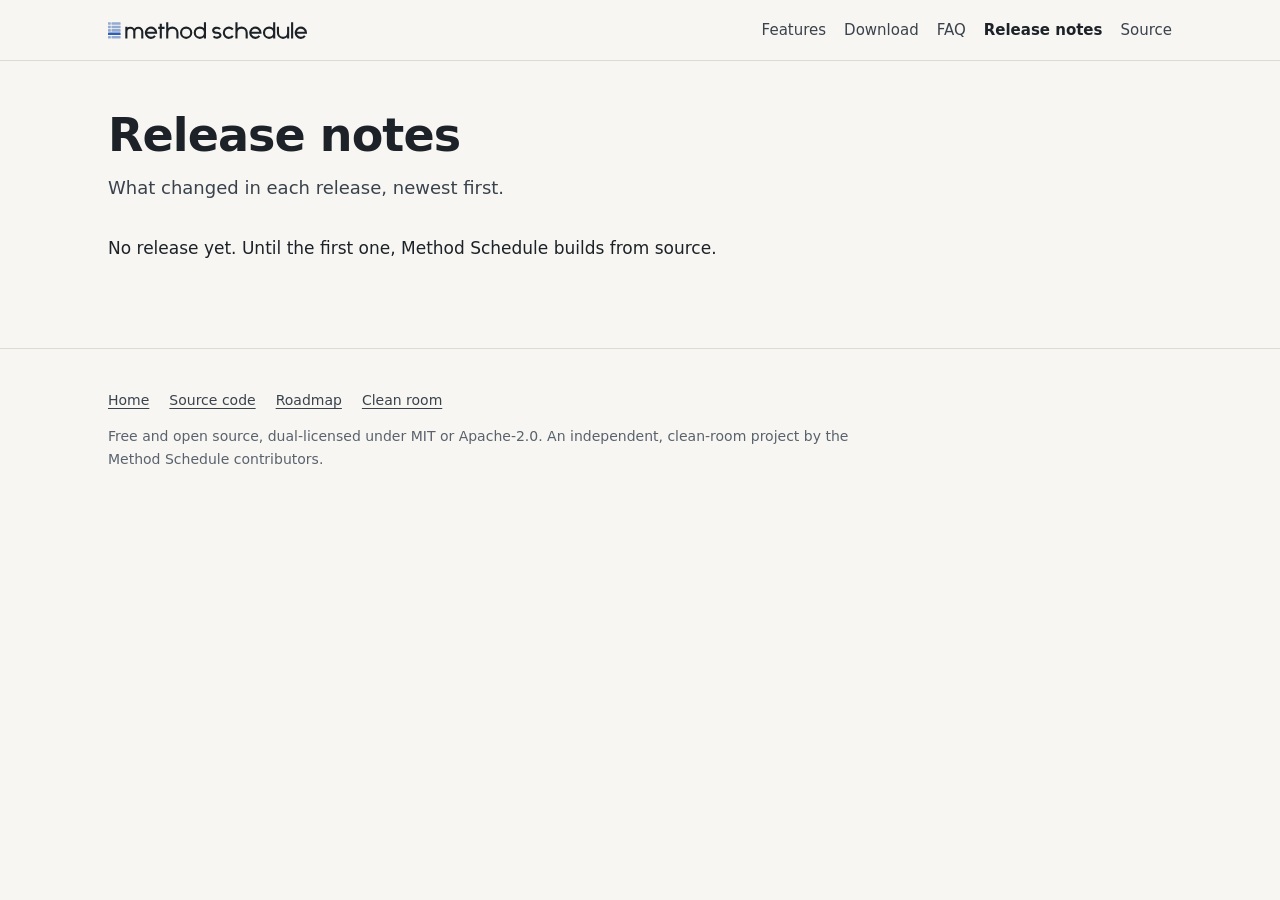
<file: site/releases/index.html>
<!DOCTYPE html>
<html lang="en">
<head>
<meta charset="utf-8">
<meta name="viewport" content="width=device-width, initial-scale=1">
<!-- The release list below is generated from docs/releases/*.md by scripts/site.py;
     everything else on this page is edited by hand. docs/WEBSITE.md. -->
<meta http-equiv="Content-Security-Policy" content="default-src 'none'; style-src 'self'; img-src 'self'; base-uri 'none'; form-action 'none'">
<meta name="referrer" content="no-referrer">
<title>Release notes: Method Schedule</title>
<meta name="description" content="What changed in each release of Method Schedule, the free, open-source film and TV scheduling app.">
<link rel="canonical" href="https://methodschedule.com/releases/">
<link rel="icon" href="../favicon.svg" type="image/svg+xml">
<link rel="icon" href="../favicon.ico" sizes="16x16 32x32">
<link rel="apple-touch-icon" href="../apple-touch-icon.png">
<meta name="color-scheme" content="light dark">
<meta name="theme-color" content="#F7F6F2" media="(prefers-color-scheme: light)">
<meta name="theme-color" content="#111417" media="(prefers-color-scheme: dark)">
<meta property="og:type" content="website">
<meta property="og:site_name" content="Method Schedule">
<meta property="og:url" content="https://methodschedule.com/releases/">
<meta property="og:title" content="Method Schedule release notes">
<meta property="og:description" content="What changed in each release of Method Schedule.">
<meta property="og:image" content="https://methodschedule.com/og.png">
<meta property="og:image:width" content="1200">
<meta property="og:image:height" content="630">
<meta property="og:image:alt" content="Method Schedule: film and TV scheduling, from script to stripboard.">
<meta name="twitter:card" content="summary_large_image">
<link rel="stylesheet" href="../assets/tokens.css">
<link rel="stylesheet" href="../assets/site.css">
</head>
<body>
<a class="skip" href="#main">Skip to content</a>

<header class="top">
  <div class="wrap">
    <a class="home" href="../" aria-label="Method Schedule home">
      <picture>
        <source srcset="../assets/brand/wordmark-dark.svg" media="(prefers-color-scheme: dark)">
        <img class="wm" src="../assets/brand/wordmark.svg" alt="" width="199" height="19">
      </picture>
    </a>
    <nav class="nav" aria-label="Main">
      <a href="../#features">Features</a>
      <a href="../#download">Download</a>
      <a href="../#faq">FAQ</a>
      <a href="./" aria-current="page">Release notes</a>
      <a href="https://github.com/method-production-suite/method-scheduling" data-repo="">Source</a>
    </nav>
  </div>
</header>

<main id="main" class="page">
  <div class="wrap">
    <h1>Release notes</h1>
    <p class="intro">What changed in each release, newest first.</p>
    <!-- releases:start (generated by scripts/site.py from docs/releases/*.md: edit that, then run python3 scripts/site.py) -->
    <p>No release yet. Until the first one, Method Schedule builds from source.</p>
    <!-- releases:end -->
  </div>
</main>

<footer>
  <div class="wrap">
    <nav aria-label="Footer">
      <a href="../">Home</a>
      <a href="https://github.com/method-production-suite/method-scheduling" data-repo="">Source code</a>
      <a href="https://github.com/method-production-suite/method-scheduling/blob/main/docs/ROADMAP.md" data-repo="docs/ROADMAP.md">Roadmap</a>
      <a href="https://github.com/method-production-suite/method-scheduling/blob/main/CLEAN-ROOM.md" data-repo="CLEAN-ROOM.md">Clean room</a>
    </nav>
    <p>Free and open source, dual-licensed under MIT or Apache-2.0. An independent,
      clean-room project by the Method Schedule contributors.</p>
  </div>
</footer>
</body>
</html>
</file>
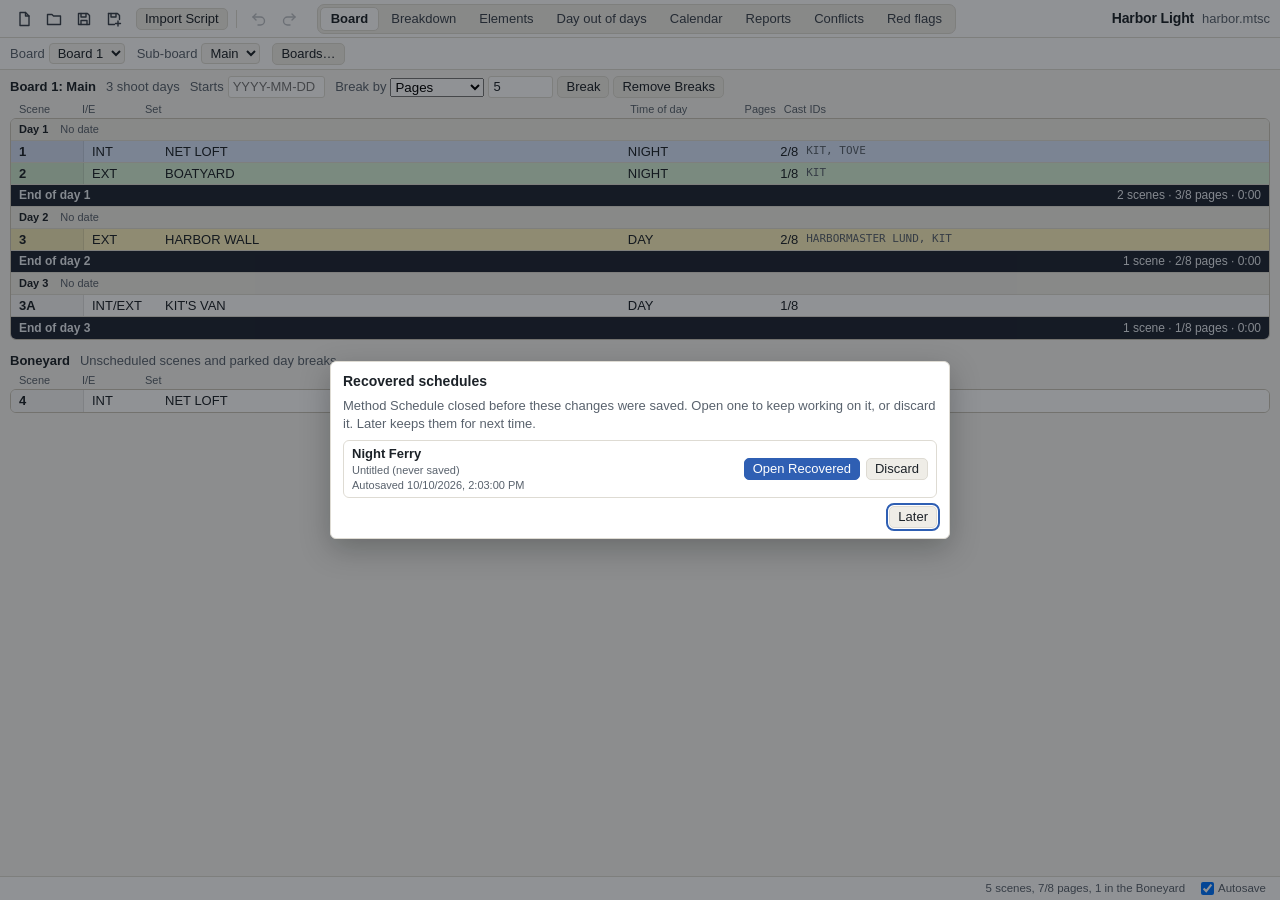
<file: crates/method-schedule-app/harness/index.html>
<!doctype html>
<html lang="en">
  <head>
    <meta charset="utf-8">
    <meta name="viewport" content="width=device-width, initial-scale=1">
    <title>Method Schedule page harness</title>
    <link rel="stylesheet" href="../ui/styles.css">
    <link rel="stylesheet" href="../ui/print.css">
    <script type="module" src="boot.js"></script>
  </head>
  <body></body>
</html>
</file>
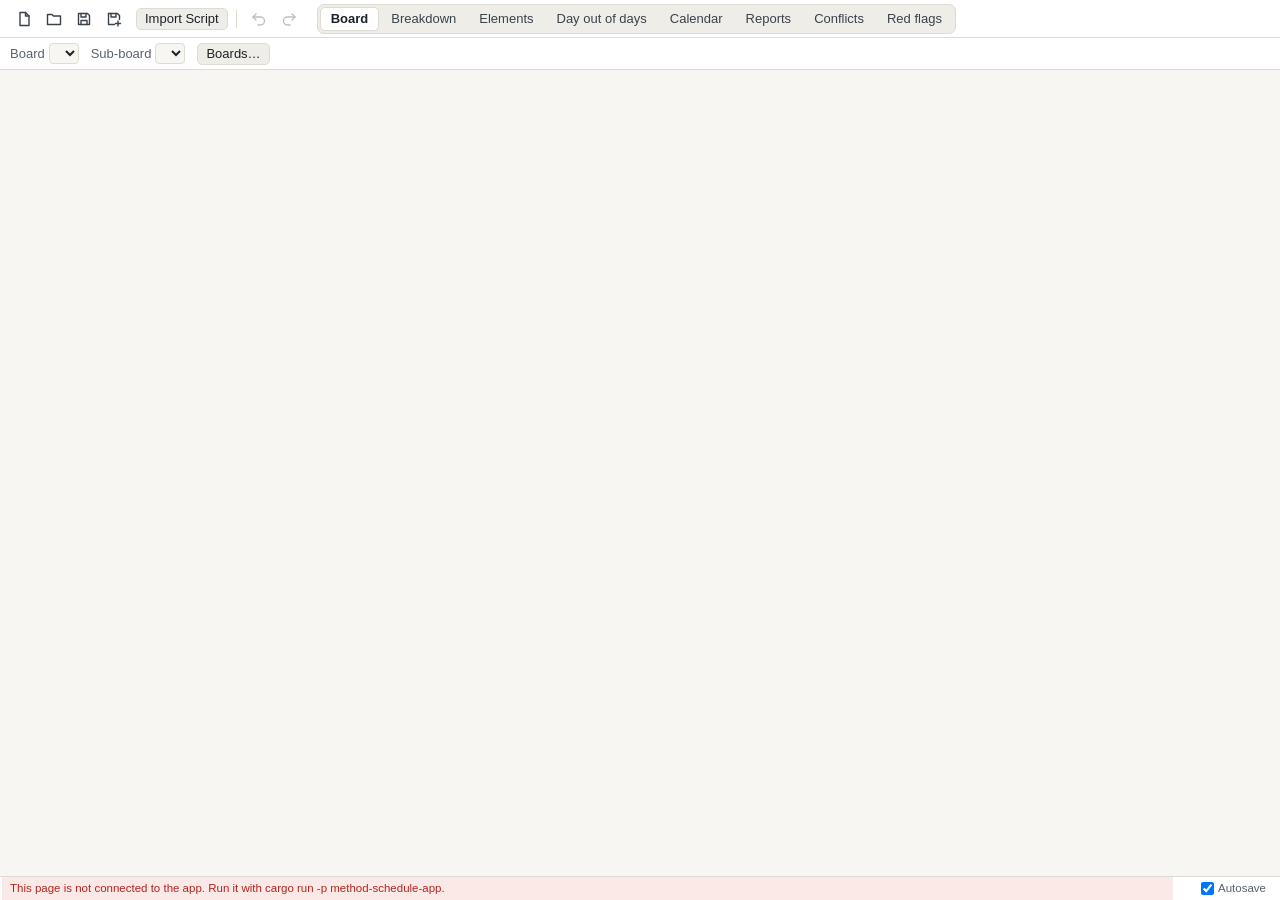
<file: crates/method-schedule-app/ui/index.html>
<!doctype html>
<html lang="en">
  <head>
    <meta charset="utf-8">
    <meta name="viewport" content="width=device-width, initial-scale=1">
    <title>Method Schedule</title>
    <link rel="stylesheet" href="styles.css">
    <link rel="stylesheet" href="print.css">
    <script type="module" src="js/main.js"></script>
  </head>
  <body>
    <div class="app">
      <header class="topbar">
        <div class="group" role="group" aria-label="File">
          <button type="button" class="btn icon-btn" id="btn-new" aria-label="New"><svg class="ico" width="16" height="16" viewBox="0 0 16 16" aria-hidden="true"><path d="M4 1.5h5.5L13 5v9.5H4z"/><path d="M9.5 1.5V5H13"/></svg></button>
          <button type="button" class="btn icon-btn" id="btn-open" aria-label="Open"><svg class="ico" width="16" height="16" viewBox="0 0 16 16" aria-hidden="true"><path d="M1.5 3.5h4.5l1.5 1.5h7v8.5h-13z"/></svg></button>
          <button type="button" class="btn icon-btn" id="btn-save" aria-label="Save"><svg class="ico" width="16" height="16" viewBox="0 0 16 16" aria-hidden="true"><path d="M2.5 2.5h9l2 2v9h-11z"/><path d="M5 2.5v3.5h5V2.5"/><path d="M5 13.5v-4h6v4"/></svg></button>
          <button type="button" class="btn icon-btn" id="btn-save-as" aria-label="Save As"><svg class="ico" width="16" height="16" viewBox="0 0 16 16" aria-hidden="true"><path d="M2.5 2.5h9l2 2v4"/><path d="M2.5 2.5v11h6"/><path d="M5 2.5v3.5h5V2.5"/><path d="M12 10v5M9.5 12.5h5"/></svg></button>
        </div>
        <button type="button" class="btn" id="btn-import">Import Script</button>
        <span class="sep" aria-hidden="true"></span>
        <div class="group" role="group" aria-label="History">
          <button type="button" class="btn icon-btn" id="btn-undo" aria-label="Undo" disabled><svg class="ico" width="16" height="16" viewBox="0 0 16 16" aria-hidden="true"><path d="M5 3L2 6l3 3"/><path d="M2 6h7.5a4 4 0 0 1 0 8H7"/></svg></button>
          <button type="button" class="btn icon-btn" id="btn-redo" aria-label="Redo" disabled><svg class="ico" width="16" height="16" viewBox="0 0 16 16" aria-hidden="true"><path d="M11 3l3 3-3 3"/><path d="M14 6H6.5a4 4 0 0 0 0 8H9"/></svg></button>
        </div>
        <nav class="tabs" role="tablist" aria-label="Views">
          <button type="button" class="tab" role="tab" id="tab-board" aria-controls="panel-board" aria-selected="true">Board</button>
          <button type="button" class="tab" role="tab" id="tab-breakdown" aria-controls="panel-breakdown" aria-selected="false">Breakdown</button>
          <button type="button" class="tab" role="tab" id="tab-elements" aria-controls="panel-elements" aria-selected="false">Elements</button>
          <button type="button" class="tab" role="tab" id="tab-dood" aria-controls="panel-dood" aria-selected="false">Day out of days</button>
          <button type="button" class="tab" role="tab" id="tab-calendar" aria-controls="panel-calendar" aria-selected="false">Calendar</button>
          <button type="button" class="tab" role="tab" id="tab-reports" aria-controls="panel-reports" aria-selected="false">Reports</button>
          <button type="button" class="tab" role="tab" id="tab-conflicts" aria-controls="panel-conflicts" aria-selected="false">Conflicts <span class="tab-badge" id="conflicts-badge" hidden></span></button>
          <button type="button" class="tab" role="tab" id="tab-redflags" aria-controls="panel-redflags" aria-selected="false">Red flags <span class="tab-badge" id="redflags-badge" hidden></span></button>
        </nav>
        <div class="doc">
          <h1 class="doc-title" id="doc-title"></h1>
          <span class="doc-file" id="doc-file"></span>
          <span class="doc-dirty" id="doc-dirty" hidden>Edited</span>
        </div>
      </header>
      <div class="boardbar" id="boardbar" role="group" aria-label="Board and sub-board"></div>

      <div class="status error" id="conflict" role="alert" hidden></div>

      <div class="work">
        <main class="panels">
          <section class="panel" id="panel-board" role="tabpanel" aria-labelledby="tab-board">
            <div class="board" id="board" tabindex="0" role="listbox" aria-label="Board"></div>
          </section>
          <section class="panel" id="panel-breakdown" role="tabpanel" aria-labelledby="tab-breakdown" hidden>
            <div class="breakdown" id="breakdown"></div>
          </section>
          <section class="panel" id="panel-elements" role="tabpanel" aria-labelledby="tab-elements" hidden>
            <div class="elements" id="elements"></div>
          </section>
          <section class="panel" id="panel-dood" role="tabpanel" aria-labelledby="tab-dood" hidden>
            <div class="dood" id="dood"></div>
          </section>
          <section class="panel" id="panel-calendar" role="tabpanel" aria-labelledby="tab-calendar" hidden>
            <div class="calendar" id="calendar"></div>
          </section>
          <section class="panel" id="panel-reports" role="tabpanel" aria-labelledby="tab-reports" hidden>
            <div class="reports" id="reports"></div>
          </section>
          <section class="panel" id="panel-conflicts" role="tabpanel" aria-labelledby="tab-conflicts" hidden>
            <div class="conflicts" id="conflicts"></div>
          </section>
          <section class="panel" id="panel-redflags" role="tabpanel" aria-labelledby="tab-redflags" hidden>
            <div class="conflicts" id="redflags"></div>
          </section>
          <!-- Panes that only ever show beside the board (split screen, decisions.md, entry 80). -->
          <section class="panel" id="panel-board2" aria-label="Board beside the board" hidden>
            <div class="b2-head" id="board2-head"></div>
            <div class="board" id="board2" tabindex="0" role="listbox" aria-label="Board beside the board"></div>
          </section>
          <section class="panel" id="panel-images" aria-label="Images of the selected scene" hidden>
            <div class="images-pane" id="images-pane"></div>
          </section>
        </main>
        <div class="splitter" id="splitter" role="separator" aria-orientation="vertical" aria-label="Resize the pane beside the board" tabindex="0" hidden></div>
        <section class="split" id="split" aria-label="Beside the board" hidden>
          <div class="split-head" id="split-head"></div>
          <div class="split-body" id="split-body"></div>
        </section>
        <aside class="findpanel" id="findpanel" aria-label="Find and replace" hidden></aside>
      </div>

      <!-- The status line lives in the footer: a fixed line either way, so a message never
           moves the board under the pointer (decision 48). -->
      <footer class="footer">
        <div class="status status-line quiet" id="status" role="status" aria-live="polite"></div>
        <span class="footer-counts" id="footer"></span>
        <span class="update-ready" id="update-ready" hidden><span id="update-label">Update ready</span> <button type="button" class="btn btn-primary" id="btn-update-restart">Restart to Update</button></span>
        <label class="switch"><input type="checkbox" id="autosave" checked> Autosave</label>
      </footer>
    </div>
    <div id="modal-root"></div>
    <div id="print-root"></div>
  </body>
</html>
</file>
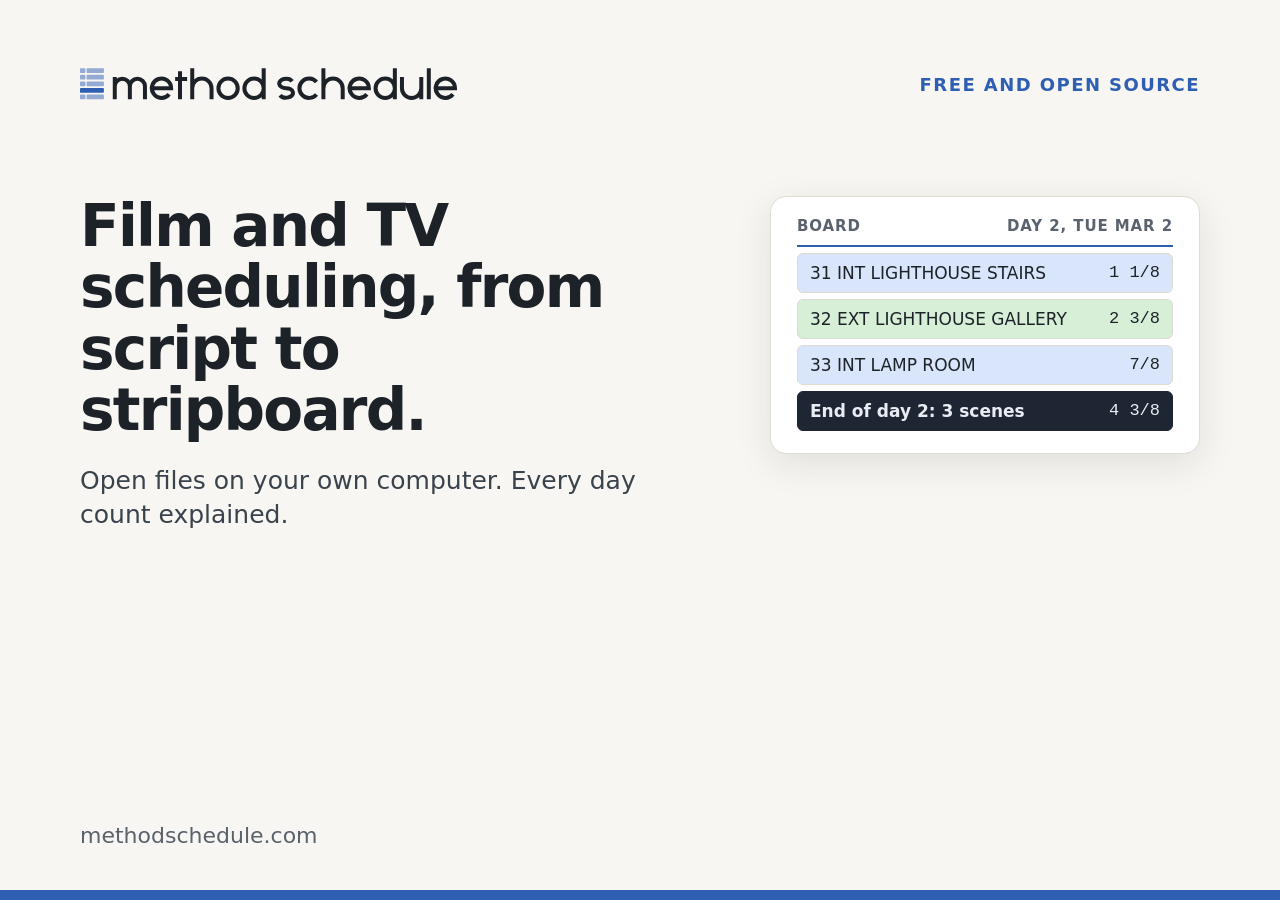
<file: site/og-card.html>
<!DOCTYPE html>
<html lang="en"><head><meta charset="utf-8">
<!-- Source for site/og.png, the 1200x630 share card. Not linked from the site; it exists
     to be rendered: scripts/make-og.sh. Light brand tokens, system fonts, an invented
     schedule (the same as the home page's illustration). -->
<meta name="robots" content="noindex">
<meta http-equiv="Content-Security-Policy" content="default-src 'none'; style-src 'self'; img-src 'self'">
<title>Method Schedule share card</title>
<link rel="stylesheet" href="assets/tokens.css">
<link rel="stylesheet" href="assets/og-card.css">
</head>
<body>
  <div class="card">
    <img class="wm" src="assets/brand/wordmark.svg" alt="Method Schedule">
    <p class="tag">Free and open source</p>
    <div class="copy">
      <h1>Film and TV scheduling, from script to stripboard.</h1>
      <p>Open files on your own computer. Every day count explained.</p>
    </div>
    <div class="sheet">
      <p class="head"><span>Board</span><span>Day 2, Tue Mar 2</span></p>
      <div class="in"><span>31 INT LIGHTHOUSE STAIRS</span><b>1 1/8</b></div>
      <div class="en"><span>32 EXT LIGHTHOUSE GALLERY</span><b>2 3/8</b></div>
      <div class="in"><span>33 INT LAMP ROOM</span><b>7/8</b></div>
      <div class="brk"><span>End of day 2: 3 scenes</span><b>4 3/8</b></div>
    </div>
    <p class="url">methodschedule.com</p>
  </div>
</body></html>
</file>
<file: site/assets/tokens.css>
/* Method Schedule brand tokens: the one place the site's colors and type are defined.
   docs/BRAND.md explains them and lists the contrast checks (scripts/make-brand.py
   --contrast computes them and --check fails on a weak pair).

   The token names, the neutrals (paper, ink, rules, shadow), the amber note and the type
   are Method Budget's, value for value, so the two sites read as one family and the
   neutral part can later move into one shared tokens file. What is ours is the accent:
   the desktop app's own slate blue (crates/method-schedule-app/ui/styles.css, --accent),
   and the stripboard colors the home page's illustration uses. */

:root {
  /* Surfaces: warm paper behind white cards (shared with Method Budget). */
  --bg: #F7F6F2;
  --surface: #FFFFFF;
  --surface-2: #EFEDE7;

  /* Text (shared). */
  --ink: #1C2228;
  --ink-soft: #3A424C;
  --muted: #59626D;

  /* Lines (shared). --rule-strong is for borders that carry meaning (3:1 or more). */
  --rule: #DEDBD3;
  --rule-strong: #8F897C;

  /* Slate blue, the app's accent. */
  --accent: #2F5FB3;
  --accent-strong: #244A8F;
  --accent-ink: #FFFFFF;  /* text on a slate blue fill */
  --accent-soft: #E3EAF7; /* close to the app's selection color */

  /* Pencil amber: the family's caution color (the Early alpha pill, notes). Shared. */
  --note: #8A5A00;
  --note-fill: #D29A12;

  --code-bg: #EFEDE7;
  --shadow: 0 1px 2px rgba(28, 34, 40, .06), 0 10px 32px rgba(28, 34, 40, .08);

  /* The terminal sample stays dark in both schemes, like a terminal. */
  --term-bg: #14181C;
  --term-ink: #E4E8EC;
  --term-dim: #9AA3AD;
  --term-prompt: #7AA2F0;
  --term-rule: #2B3138;

  /* The app illustration's stripboard: strips by the usual convention (interior day
     white, exterior day yellow, interior night blue, exterior night green), banners,
     and the dark day-break row. The app's own values. */
  --strip-int-day: #FFFFFF;
  --strip-ext-day: #FFF4BF;
  --strip-int-night: #D8E5FB;
  --strip-ext-night: #D6EFD6;
  --strip-banner: #F3E3F7;
  --break-bg: #1F2633;
  --break-ink: #E9EDF3;

  /* Type: the system's own faces, as in the app. Nothing is downloaded (shared). */
  --sans: -apple-system, BlinkMacSystemFont, "Segoe UI", system-ui, Roboto, "Helvetica Neue", Arial, sans-serif;
  --mono: ui-monospace, "SF Mono", Menlo, Consolas, "Liberation Mono", monospace;

  color-scheme: light;
}

@media (prefers-color-scheme: dark) {
  :root {
    --bg: #111417;
    --surface: #1B1F24;
    --surface-2: #22272E;
    --ink: #E4E8EC;
    --ink-soft: #C3CAD2;
    --muted: #9AA3AD;
    --rule: #2B3138;
    --rule-strong: #67717D;
    --accent: #7AA2F0;     /* the app's dark accent */
    --accent-strong: #A5C1F6;
    --accent-ink: #0E1420;
    --accent-soft: #1C2A44;
    --note: #E3B341;
    --note-fill: #E3B341;
    --code-bg: #22272E;
    --shadow: 0 1px 2px rgba(0, 0, 0, .35), 0 10px 32px rgba(0, 0, 0, .3);
    --strip-int-day: #1F242D;
    --strip-ext-day: #3A3520;
    --strip-int-night: #1E2C45;
    --strip-ext-night: #1F3524;
    --strip-banner: #3A2A40;
    --break-bg: #05070A;
    --break-ink: #C9D1DE;
    color-scheme: dark;
  }
}
</file>
<file: site/assets/site.css>
/* methodschedule.com layout and components. Colors and type come from tokens.css; this
   file never names a color of its own. Mobile first: the base rules are the phone
   layout, and min-width queries add columns. */

*, *::before, *::after { box-sizing: border-box; }
html { -webkit-text-size-adjust: 100%; scroll-padding-top: 16px; }
body {
  margin: 0;
  background: var(--bg);
  color: var(--ink);
  font: 17px/1.6 var(--sans);
  overflow-wrap: break-word;
  -webkit-font-smoothing: antialiased;
}
img, svg { display: block; max-width: 100%; }
a { color: var(--accent); text-underline-offset: .18em; }
a:hover { color: var(--accent-strong); text-decoration-thickness: 2px; }
:focus-visible { outline: 3px solid var(--accent); outline-offset: 3px; border-radius: 4px; }
code, kbd, pre { font-family: var(--mono); }
code { font-size: .88em; background: var(--code-bg); padding: .08em .35em; border-radius: 4px; }
pre code { background: none; padding: 0; font-size: inherit; border-radius: 0; }
h1, h2, h3 { line-height: 1.15; letter-spacing: -.02em; margin: 0; }
h2 { font-size: clamp(27px, 4vw, 38px); font-weight: 700; margin-bottom: 12px; }
h3 { font-size: 18px; letter-spacing: -.01em; margin-bottom: 10px; }
p { margin: 0 0 14px; }

.wrap { max-width: 1120px; margin: 0 auto; padding: 0 16px; }
@media (min-width: 640px) { .wrap { padding: 0 28px; } }

.sr { position: absolute; width: 1px; height: 1px; overflow: hidden; clip: rect(0 0 0 0); white-space: nowrap; }
.skip {
  position: absolute; left: 8px; top: -100px; z-index: 10;
  background: var(--surface); color: var(--ink); padding: 10px 16px;
  border: 2px solid var(--accent); border-radius: 8px;
}
.skip:focus { top: 8px; }

/* ------------------------------------------------------------------ header */
.top { border-bottom: 1px solid var(--rule); }
.top .wrap { display: flex; flex-wrap: wrap; align-items: center; gap: 4px 24px; padding-top: 12px; padding-bottom: 12px; }
.home { display: inline-flex; align-items: center; padding: 6px 0; }
.home img { height: 32px; width: auto; }
.home .wm { height: 19px; }
.nav { display: flex; flex-wrap: wrap; gap: 2px 18px; width: 100%; }
.nav a { color: var(--ink-soft); text-decoration: none; font-size: 15px; padding: 6px 0; }
.nav a:hover { color: var(--ink); text-decoration: underline; }
.nav a[aria-current="page"] { color: var(--ink); font-weight: 600; }
@media (min-width: 900px) { .nav { width: auto; margin-left: auto; } }

/* ------------------------------------------------------------------ hero */
.hero { padding: 48px 0 36px; text-align: left; }
.hero h1 { margin: 0 0 22px; }
.hero h1 img { height: clamp(33px, 6.5vw, 66px); width: auto; }
.pitch { font-size: clamp(26px, 4.6vw, 44px); line-height: 1.15; letter-spacing: -.025em; font-weight: 650; margin: 0 0 18px; max-width: 18em; }
.lede { font-size: clamp(17px, 2vw, 19px); color: var(--ink-soft); max-width: 38em; margin: 0 0 26px; }
.cta { display: flex; flex-wrap: wrap; gap: 12px; align-items: center; }
.btn {
  display: inline-block; padding: 12px 20px; border-radius: 8px; font-weight: 600; font-size: 16px;
  text-decoration: none; border: 2px solid var(--accent); line-height: 1.2;
}
.btn.primary { background: var(--accent); color: var(--accent-ink); }
.btn.primary:hover { background: var(--accent-strong); border-color: var(--accent-strong); color: var(--accent-ink); }
.btn.ghost { color: var(--accent); }
.btn.ghost:hover { color: var(--accent-strong); border-color: var(--accent-strong); }
.fine { font-size: 14px; color: var(--muted); margin: 16px 0 0; }
@media (min-width: 900px) { .hero { padding: 80px 0 48px; } }

/* ------------------------------------------------------------------ app window */
/* An illustration of the desktop app drawn in HTML from the app's own layout, with an
   invented schedule: the Board tab with strips, banners and day breaks, and the
   breakdown beside the board. Columns and the side pane drop away on narrow screens. */
.shot { padding: 8px 0 56px; }
.window {
  margin: 0; background: var(--surface); border: 1px solid var(--rule-strong); border-radius: 12px;
  box-shadow: var(--shadow); overflow: hidden; font-size: 12.5px; line-height: 1.4; min-width: 0;
}
.window figcaption { padding: 10px 14px; font-size: 13px; color: var(--muted); border-top: 1px solid var(--rule); background: var(--bg); }
.w-bar { display: flex; align-items: center; gap: 7px; padding: 9px 12px; background: var(--surface-2); border-bottom: 1px solid var(--rule); }
.w-bar i { width: 11px; height: 11px; border-radius: 50%; background: var(--rule-strong); opacity: .55; }
.w-bar span { margin: 0 auto; color: var(--muted); font-size: 12px; padding-right: 40px; }
.w-tools { display: flex; flex-wrap: wrap; gap: 6px 14px; padding: 8px 12px; border-bottom: 1px solid var(--rule); align-items: center; }
.w-tools span { display: inline-flex; gap: 4px; }
.w-tools b { font-weight: 500; padding: 3px 9px; border: 1px solid var(--rule); border-radius: 6px; color: var(--ink-soft); background: var(--surface); }
.w-tools .doc { margin-left: auto; color: var(--muted); font-family: var(--mono); font-size: 12px; }
.w-tools .opt { display: none; }
.w-tabs { display: flex; gap: 2px; padding: 6px 12px 0; border-bottom: 1px solid var(--rule); background: var(--surface-2); overflow: hidden; }
.w-tabs span { padding: 5px 12px; border-radius: 6px 6px 0 0; color: var(--muted); white-space: nowrap; }
.w-tabs .on { background: var(--surface); color: var(--ink); border: 1px solid var(--rule); border-bottom-color: var(--surface); margin-bottom: -1px; font-weight: 600; }
.w-tabs .opt { display: none; }
.w-boardbar { display: flex; flex-wrap: wrap; gap: 4px 16px; padding: 7px 12px; border-bottom: 1px solid var(--rule); color: var(--muted); }
.w-boardbar b { color: var(--ink); font-weight: 600; }
.w-body { display: grid; grid-template-columns: minmax(0, 1fr); }
.w-main { min-width: 0; padding: 8px 10px 10px; }
.w-board { width: 100%; border-collapse: separate; border-spacing: 0 2px; font-variant-numeric: tabular-nums; table-layout: auto; }
.w-board td { padding: 3px 8px; white-space: nowrap; border-top: 1px solid var(--rule); border-bottom: 1px solid var(--rule); color: var(--ink); }
.w-board td:first-child { border-left: 1px solid var(--rule); border-radius: 4px 0 0 4px; font-weight: 600; }
.w-board td:last-child { border-right: 1px solid var(--rule); border-radius: 0 4px 4px 0; }
.w-board .set { white-space: normal; width: 100%; }
.w-board .n { text-align: right; }
.w-board .c-dn, .w-board .c-cast { display: none; }
.w-board tr.id td { background: var(--strip-int-day); }
.w-board tr.ed td { background: var(--strip-ext-day); }
.w-board tr.in td { background: var(--strip-int-night); }
.w-board tr.en td { background: var(--strip-ext-night); }
.w-board tr.bn td { background: var(--strip-banner); font-weight: 600; text-align: center; }
.w-board tr.bn td.n { text-align: right; font-weight: 400; }
.w-board tr.dh td { background: transparent; border: 0; padding: 8px 2px 2px; color: var(--muted); font-weight: 600; font-size: 12px; }
.w-board tr.brk td { background: var(--break-bg); color: var(--break-ink); border-color: var(--break-bg); font-weight: 600; }
.w-board tr.sel td { box-shadow: inset 0 2px 0 var(--accent), inset 0 -2px 0 var(--accent); }
.w-board tr.sel td:first-child { box-shadow: inset 2px 2px 0 var(--accent), inset 0 -2px 0 var(--accent); }
.w-board tr.sel td:last-child { box-shadow: inset -2px 2px 0 var(--accent), inset 0 -2px 0 var(--accent); }
.w-panel { display: none; border-left: 1px solid var(--rule); background: var(--bg); padding: 0 0 12px; min-width: 0; }
.w-ptabs { display: flex; gap: 2px; padding: 6px 10px 0; border-bottom: 1px solid var(--rule); }
.w-ptabs span { padding: 4px 10px; color: var(--muted); }
.w-ptabs .on { color: var(--ink); font-weight: 600; box-shadow: inset 0 -2px 0 var(--accent); }
.w-panel h4 { margin: 12px 12px 2px; font-size: 13px; }
.w-panel .slug { margin: 0 12px 8px; font: 600 12px/1.4 var(--mono); }
.w-panel .syn { margin: 0 12px 10px; color: var(--ink-soft); }
.w-cats { list-style: none; margin: 0 12px; padding: 0; display: grid; gap: 6px; }
.w-cats li { border: 1px solid var(--rule); border-radius: 6px; background: var(--surface); padding: 5px 8px; }
.w-cats li span { display: block; font-size: 11px; font-weight: 600; text-transform: uppercase; letter-spacing: .04em; color: var(--muted); }
.w-foot { display: flex; flex-wrap: wrap; gap: 4px 18px; padding: 7px 12px; border-top: 1px solid var(--rule); color: var(--muted); background: var(--surface-2); font-size: 12px; }
.w-foot .ok::before { content: ""; display: inline-block; width: 7px; height: 7px; border-radius: 50%; background: var(--accent); margin-right: 6px; vertical-align: 1px; }
@media (min-width: 640px) {
  .window { font-size: 13px; }
  .w-board .c-dn, .w-board .c-cast { display: table-cell; }
  .w-tools .opt, .w-tabs .opt { display: inline-flex; }
}
@media (min-width: 980px) {
  .w-body { grid-template-columns: minmax(0, 1fr) 290px; }
  .w-panel { display: block; }
}

/* ------------------------------------------------------------------ sections */
.band { padding: 64px 0; border-top: 1px solid var(--rule); }
.band.alt { background: var(--surface); }
.kicker { font-size: 13px; font-weight: 700; letter-spacing: .08em; text-transform: uppercase; color: var(--accent); margin: 0 0 10px; }
.intro { color: var(--ink-soft); font-size: 18px; max-width: 40em; margin: 0 0 32px; }
/* Screenshots (not on the page yet): captures of the app with invented schedules, made by
   a script that is still to write (docs/WEBSITE.md), one column on phones and two from
   tablet width. Each opens full size on click. */
.gallery { display: grid; grid-template-columns: minmax(0, 1fr); gap: 32px; align-items: start; }
@media (min-width: 760px) { .gallery { grid-template-columns: repeat(2, minmax(0, 1fr)); gap: 40px 28px; } }
.snap { margin: 0; min-width: 0; }
.snap a { display: block; border: 1px solid var(--rule-strong); border-radius: 10px; overflow: hidden; box-shadow: var(--shadow); background: var(--surface); }
.snap img { width: 100%; height: auto; }
.snap figcaption { margin-top: 12px; font-size: 15px; color: var(--ink-soft); }
.snap figcaption strong { color: var(--ink); }

.split { display: grid; grid-template-columns: minmax(0, 1fr); gap: 32px; align-items: start; }
.split > *, .cards > *, .news > * { min-width: 0; }
@media (min-width: 900px) { .split { grid-template-columns: minmax(0, 1fr) minmax(0, 1fr); gap: 56px; } }
.points { list-style: none; margin: 0; padding: 0; display: grid; gap: 16px; }
.points li { padding-left: 22px; position: relative; color: var(--ink-soft); }
.points li::before { content: ""; position: absolute; left: 0; top: .62em; width: 10px; height: 3px; border-top: 1px solid var(--accent); border-bottom: 1px solid var(--accent); }
.points strong { color: var(--ink); }

/* what's new */
.news { display: grid; grid-template-columns: minmax(0, 1fr); gap: 20px; align-items: start; }
@media (min-width: 820px) { .news { grid-template-columns: 260px minmax(0, 1fr); } }
.news .box { background: var(--surface); border: 1px solid var(--rule); border-radius: 12px; padding: 20px 22px; }
.band.alt .news .box { background: var(--bg); }
.news .box p { margin: 0 0 10px; }
.wn-ver { font-weight: 700; }
.wn-list { margin: 0 0 6px; padding-left: 20px; }
.wn-list li { margin: 4px 0; color: var(--ink-soft); }
.wn-list strong { color: var(--ink); }

/* features (the lists are generated by scripts/site.py) */
.groups { display: grid; grid-template-columns: minmax(0, 1fr); gap: 12px; align-items: start; }
@media (min-width: 680px) { .groups { grid-template-columns: repeat(2, minmax(0, 1fr)); } }
@media (min-width: 1000px) { .groups { grid-template-columns: repeat(3, minmax(0, 1fr)); } }
.group, .soon { background: var(--surface); border: 1px solid var(--rule); border-radius: 12px; }
.group summary { list-style: none; cursor: pointer; padding: 14px 40px 14px 16px; position: relative; display: block; }
.group summary::-webkit-details-marker { display: none; }
.group summary::after { content: ""; position: absolute; right: 18px; top: 20px; width: 7px; height: 7px; border-right: 2px solid var(--muted); border-bottom: 2px solid var(--muted); transform: rotate(45deg); transition: transform .15s; }
.group[open] summary::after { transform: rotate(-135deg); top: 24px; }
.group summary:hover .group-title { color: var(--accent); }
.group summary:focus-visible { outline: 2px solid var(--accent); outline-offset: -2px; border-radius: 12px; }
.group-head { display: flex; align-items: baseline; gap: 8px; }
.group-title { font-weight: 650; font-size: 16px; color: var(--ink); }
.group-count { font-size: 12px; font-weight: 600; color: var(--accent-strong); background: var(--accent-soft); border-radius: 999px; padding: 1px 8px; }
.group-teaser { display: block; margin-top: 3px; font-size: 13.5px; color: var(--muted); }
.group[open] .group-teaser { display: none; }
.group .feats { border-top: 1px solid var(--rule); padding: 12px 16px 4px; }
.feats { list-style: none; margin: 0; padding: 0; }
.feats li { padding: 0 0 10px; color: var(--ink-soft); font-size: 14.5px; line-height: 1.45; }
.feats strong { display: block; color: var(--ink); font-size: 15px; }
.soon { margin-top: 12px; padding: 16px 16px 6px; background: transparent; border: 1px dashed var(--rule-strong); }
.soon h3 { margin-bottom: 10px; }
@media (min-width: 760px) { .soon .feats { columns: 3; column-gap: 32px; } .soon .feats li { break-inside: avoid; } }

/* open files: a budget line as it sits in the file */
.code {
  margin: 0; background: var(--code-bg); border: 1px solid var(--rule); border-radius: 12px;
  padding: 16px 18px; overflow-x: auto; font-size: 13.5px; line-height: 1.6; color: var(--ink);
}
.code .k { color: var(--accent); }
.code .c { color: var(--muted); }
.fmt-grid { display: grid; grid-template-columns: minmax(0, 1fr); gap: 14px; margin-top: 8px; }
@media (min-width: 900px) { .fmt-grid { grid-template-columns: 1.2fr 1fr 1fr; } }
.fmt-card { background: var(--surface); border: 1px solid var(--rule); border-radius: 12px; padding: 18px 18px 10px; min-width: 0; }
.fmt-card h3 { font-size: 17px; margin: 0 0 6px; }
.fmt-card p { margin: 0 0 12px; color: var(--ink-soft); font-size: 14.5px; }
.fmt-list { list-style: none; margin: 0; padding: 0; }
.fmt-list li { display: flex; gap: 10px; align-items: baseline; padding: 7px 0; border-top: 1px solid var(--rule); font-size: 14px; color: var(--ink-soft); }
.fmt-list span { flex: 0 0 auto; min-width: 104px; font-family: var(--mono); font-size: 12.5px; color: var(--accent-strong); }
.caption { font-size: 14px; color: var(--muted); margin: 10px 0 0; }

/* keyboard */
.keys { width: 100%; border-collapse: collapse; background: var(--surface); border: 1px solid var(--rule); border-radius: 12px; overflow: hidden; }
.band.alt .keys { background: var(--bg); }
.band.alt .group, .band.alt .fmt-card { background: var(--bg); }
.keys th, .keys td { text-align: left; padding: 10px 14px; border-bottom: 1px solid var(--rule); vertical-align: middle; }
.keys tr:last-child th, .keys tr:last-child td { border-bottom: 0; }
.keys th { font-weight: 400; white-space: nowrap; width: 1%; }
.keys td { color: var(--ink-soft); }
kbd {
  display: inline-block; min-width: 1.9em; padding: 1px 7px; margin: 0 1px; text-align: center;
  font: 500 14px/1.6 var(--sans); color: var(--ink); background: var(--surface);
  border: 1px solid var(--rule-strong); border-bottom-width: 2px; border-radius: 6px;
}
.keys .or { color: var(--muted); font-size: 13px; padding: 0 3px; }

/* platform status table (download band) */
.table-title { font-size: 18px; margin: 32px 0 12px; }
.table-scroll { overflow-x: auto; }
.platforms { width: 100%; min-width: 560px; border-collapse: collapse; background: var(--surface); border: 1px solid var(--rule); font-size: 15px; }
.band.alt .platforms { background: var(--bg); }
.platforms th, .platforms td { text-align: left; padding: 10px 14px; border-bottom: 1px solid var(--rule); vertical-align: top; }
.platforms thead th { background: var(--surface-2); font-size: 13px; letter-spacing: .04em; text-transform: uppercase; color: var(--ink-soft); }
.platforms tbody th { white-space: nowrap; }
.platforms td { color: var(--ink-soft); }
.platforms tr:last-child th, .platforms tr:last-child td { border-bottom: 0; }

/* command line and agents */
.term {
  margin: 0; background: var(--term-bg); color: var(--term-ink); border-radius: 12px; padding: 18px 20px;
  overflow-x: auto; font-size: 13.5px; line-height: 1.7; border: 1px solid var(--term-rule);
}
.term .p { color: var(--term-prompt); user-select: none; }
.term .c { color: var(--term-dim); }
.cards { display: grid; grid-template-columns: minmax(0, 1fr); gap: 18px; }
@media (min-width: 760px) { .cards { grid-template-columns: repeat(2, minmax(0, 1fr)); } }
.card { background: var(--surface); border: 1px solid var(--rule); border-radius: 12px; padding: 22px; min-width: 0; }
.band.alt .card { background: var(--bg); }
.card p { color: var(--ink-soft); }
.card p:last-child { margin-bottom: 0; }
.badge {
  display: inline-block; font-size: 12px; font-weight: 700; letter-spacing: .04em; text-transform: uppercase;
  padding: 3px 10px; border-radius: 999px; margin-bottom: 12px; border: 1px solid var(--rule-strong); color: var(--ink-soft);
}
.badge.alpha { white-space: nowrap; flex: none; background: var(--note-fill); border-color: var(--note-fill); color: #1C2228; margin: 0; }
.status { display: flex; flex-wrap: wrap; align-items: center; gap: 4px 10px; font-size: 14.5px; color: var(--muted); margin: 0 0 14px; }
.alpha-note { display: flex; gap: 14px; align-items: flex-start; margin-top: 18px; padding: 16px 18px; border: 1px dashed var(--note); border-radius: 12px; }
.alpha-note p { margin: 0; color: var(--ink-soft); }
@media (max-width: 560px) { .alpha-note { flex-direction: column; gap: 8px; } }
.badge.now { background: var(--accent-soft); border-color: var(--accent); color: var(--ink); }
.card pre { margin: 0 0 14px; background: var(--code-bg); border-radius: 8px; padding: 12px 14px; overflow-x: auto; font-size: 14px; }
.after-term { margin-top: 18px; }

/* the budget link: schedule, exchange file, budget, as three steps */
.flow { list-style: none; margin: 0; padding: 0; display: grid; grid-template-columns: minmax(0, 1fr); gap: 12px; counter-reset: step; }
@media (min-width: 820px) { .flow { grid-template-columns: repeat(3, minmax(0, 1fr)); } }
.flow li { background: var(--surface); border: 1px solid var(--rule); border-radius: 12px; padding: 18px 18px 8px; min-width: 0; position: relative; }
.band.alt .flow li { background: var(--bg); }
.flow li::before { counter-increment: step; content: counter(step); display: inline-block; width: 26px; height: 26px; line-height: 26px; text-align: center; border-radius: 50%; background: var(--accent-soft); color: var(--accent-strong); font-weight: 700; font-size: 14px; margin-bottom: 8px; }
.flow h3 { font-size: 17px; margin: 0 0 6px; }
.flow p { color: var(--ink-soft); font-size: 15px; }
.flow code { font-size: .85em; }

/* faq */
.faq { max-width: 48em; }
.faq details { border-bottom: 1px solid var(--rule); padding: 16px 0; }
.faq details:first-child { border-top: 1px solid var(--rule); }
.faq summary { cursor: pointer; font-weight: 600; font-size: 17px; }
.faq summary:hover { color: var(--accent); }
.faq details p { margin: 10px 0 0; color: var(--ink-soft); }

/* ------------------------------------------------------------------ release notes */
.page { padding: 48px 0 72px; }
.page h1 { font-size: clamp(32px, 5vw, 46px); margin-bottom: 12px; }
.release { background: var(--surface); border: 1px solid var(--rule); border-radius: 12px; padding: 24px; margin: 0 0 24px; max-width: 52em; }
.release h2 { font-size: 26px; }
.release h3 { margin: 24px 0 8px; font-size: 17px; }
.release ul { margin: 0; padding-left: 20px; color: var(--ink-soft); }
.release li { margin: 6px 0; }
.release li strong { color: var(--ink); }
.release > p { color: var(--ink-soft); }
.notfound { padding: 96px 0; }
.notfound h1 { font-size: clamp(32px, 6vw, 52px); margin-bottom: 14px; }

/* ------------------------------------------------------------------ footer */
footer { border-top: 1px solid var(--rule); padding: 40px 0 56px; color: var(--muted); font-size: 14px; }
footer .wrap { display: grid; gap: 14px; }
footer img { height: 16px; width: auto; }
footer p { margin: 0; max-width: 54em; }
footer nav { display: flex; flex-wrap: wrap; gap: 6px 20px; }
footer a { color: var(--ink-soft); }
</file>
<file: crates/method-schedule-app/ui/styles.css>
/* Plain and readable. Colors are tokens, redefined for dark mode. No inline styles anywhere
   (the CSP forbids them): everything the page varies is a class.
   The look is the brand family's (docs/BRAND.md, look A "Paper"): Method Budget's warm
   paper and ink neutrals, our slate blue accent, the stripboard colors by convention. */

:root {
  color-scheme: light dark;
  --bg: #f7f6f2;
  --surface: #ffffff;
  --surface-2: #efede7;
  --text: #1c2228;
  --text-soft: #3a424c;
  --muted: #59626d;
  --line: #dedbd3;
  --line-strong: #c9c4b8;
  --accent: #2f5fb3;
  --accent-strong: #244a8f;
  --accent-text: #ffffff;
  --select: #e3eaf7;
  --select-line: #2f5fb3;
  --found: #c77700;
  --error: #b3261e;
  --error-bg: #fbe9e7;
  --ok: #2e8b57;
  --break-bg: #1f2633;
  --break-text: #e9edf3;
  --day-head: #efede7;
  /* The strip's first cell, set apart as in the mark (decision 206). */
  --lead-cell: rgba(28, 34, 40, 0.045);
  --strip-rule: rgba(28, 34, 40, 0.1);
  /* Strip colors by the usual stripboard convention. */
  --int-day: #ffffff;
  --ext-day: #fcf1be;
  --int-night: #d8e5fb;
  --ext-night: #d6efd6;
  --banner: #f3e3f7;
  --bc-yellow: #fff1a8;
  --bc-orange: #ffd9a8;
  --bc-red: #ffc2c2;
  --bc-pink: #ffd0e8;
  --bc-purple: #e2d4fb;
  --bc-blue: #cfe0ff;
  --bc-teal: #c4ece6;
  --bc-green: #cdeccd;
  --bc-gray: #e2e5ea;
  --font: -apple-system, BlinkMacSystemFont, "Segoe UI", Roboto, Ubuntu, sans-serif;
  --mono: ui-monospace, SFMono-Regular, Menlo, Consolas, monospace;
}

@media (prefers-color-scheme: dark) {
  :root {
    --bg: #111417;
    --surface: #1b1f24;
    --surface-2: #22272e;
    --text: #e4e8ec;
    --text-soft: #c3cad2;
    --muted: #9aa3ad;
    --line: #2b3138;
    --line-strong: #4a535e;
    --accent: #7aa2f0;
    --accent-strong: #a5c1f6;
    --accent-text: #0e1420;
    --select: #1c2a44;
    --select-line: #7aa2f0;
    --found: #f0b429;
    --error: #ff9c9c;
    --error-bg: #3a1d1d;
    --ok: #5fb37a;
    --break-bg: #05070a;
    --break-text: #c9d1de;
    --day-head: #22272e;
    --lead-cell: rgba(255, 255, 255, 0.05);
    --strip-rule: rgba(255, 255, 255, 0.08);
    --int-day: #1f242d;
    --ext-day: #3a3520;
    --int-night: #1e2c45;
    --ext-night: #1f3524;
    --banner: #3a2a40;
    --bc-yellow: #4a4220;
    --bc-orange: #4d3418;
    --bc-red: #4d2222;
    --bc-pink: #4a2338;
    --bc-purple: #352a4d;
    --bc-blue: #22344f;
    --bc-teal: #1d3d3a;
    --bc-green: #22401f;
    --bc-gray: #2c3139;
  }
}

* { box-sizing: border-box; }

/* The hidden attribute always wins over a display set below. */
[hidden] { display: none !important; }

html, body {
  margin: 0;
  height: 100%;
  background: var(--bg);
  color: var(--text);
  font: 13px/1.35 var(--font);
}

.app {
  display: flex;
  flex-direction: column;
  height: 100%;
}

/* Top bar: file and history buttons, the views as one segmented control, the schedule's
   name. One row; it wraps on a narrow window. */

.topbar {
  display: flex;
  align-items: center;
  gap: 8px;
  min-height: 38px;
  padding: 3px 10px;
  background: var(--surface);
  border-bottom: 1px solid var(--line);
  flex-wrap: wrap;
}

.group { display: flex; gap: 2px; }
.sep { width: 1px; height: 18px; background: var(--line); }

.btn {
  font: inherit;
  color: var(--text);
  background: var(--surface-2);
  border: 1px solid var(--line);
  border-radius: 5px;
  padding: 1px 8px;
  min-height: 22px;
  cursor: pointer;
}
.btn:hover:not(:disabled) { border-color: var(--accent); }
.btn:active:not(:disabled) { background: var(--select); }
.btn:disabled { color: var(--muted); cursor: default; opacity: 0.6; }
.btn:focus-visible, .tab:focus-visible, input:focus-visible { outline: 2px solid var(--accent); outline-offset: 1px; }

/* A button that shows an icon: its name is its aria-label and its tooltip. */
.icon-btn {
  display: inline-flex;
  align-items: center;
  justify-content: center;
  width: 28px;
  height: 26px;
  padding: 0;
  color: var(--text-soft);
  background: transparent;
  border-color: transparent;
}
.icon-btn:hover:not(:disabled) { background: var(--surface-2); border-color: var(--line); }
.icon-btn:disabled { opacity: 0.4; }
.ico { fill: none; stroke: currentColor; stroke-width: 1.4; stroke-linecap: round; stroke-linejoin: round; }

.doc { display: flex; align-items: baseline; gap: 8px; margin-left: auto; min-width: 0; }
.doc-title { font-size: 14px; font-weight: 700; letter-spacing: -0.01em; margin: 0; white-space: nowrap; overflow: hidden; text-overflow: ellipsis; }
.doc-file { color: var(--muted); white-space: nowrap; }
.doc-dirty { color: var(--muted); font-size: 11px; border: 1px solid var(--line); border-radius: 9px; padding: 0 7px; }

/* The views: a segmented control in the top bar. */

.tabs {
  display: flex;
  gap: 1px;
  margin-left: 6px;
  padding: 2px;
  background: var(--surface-2);
  border: 1px solid var(--line);
  border-radius: 7px;
}
.tab {
  display: inline-flex;
  align-items: center;
  font: inherit;
  color: var(--text-soft);
  background: none;
  border: 1px solid transparent;
  border-radius: 5px;
  height: 24px;
  padding: 0 10px;
  white-space: nowrap;
  cursor: pointer;
}
.tab:hover { color: var(--text); }
.tab[aria-selected="true"] { color: var(--text); font-weight: 600; background: var(--surface); border-color: var(--line); }
.tab-badge {
  display: inline-block;
  min-width: 1.5em;
  margin-left: 5px;
  padding: 0 5px;
  border-radius: 8px;
  background: var(--error);
  color: var(--surface);
  font-size: 10.5px;
  font-weight: 700;
  line-height: 1.45;
  text-align: center;
}

.status { padding: 6px 8px; background: var(--day-head); border-bottom: 1px solid var(--line); }
.status.error { color: var(--error); background: var(--error-bg); }

/* The tabs' panels, and the Find panel beside them when it is open. */
.work { flex: 1; display: flex; min-height: 0; }
.panels { flex: 1; overflow: auto; min-width: 0; }
.panel { padding: 6px 10px; }

/* The footer: the status line, the counts and the Autosave switch, one line high always.
   The status line keeps its one line whether or not it has a message, so a message
   appearing or going never moves the board under the pointer (decision 48). A long
   message ends in an ellipsis; its whole text is the line's title. */
.footer {
  flex: none;
  display: flex;
  align-items: center;
  gap: 12px;
  height: 24px;
  padding: 0 10px;
  color: var(--muted);
  font-size: 11.5px;
  border-top: 1px solid var(--line);
  background: var(--surface);
}
.status-line {
  flex: 1;
  min-width: 0;
  height: 100%;
  padding: 0;
  line-height: 23px;
  border: none;
  background: none;
  color: var(--text-soft);
  white-space: nowrap;
  overflow: hidden;
  text-overflow: ellipsis;
}
.status-line.quiet { background: none; }
.status-line.error { padding: 0 8px; margin-left: -8px; }
.footer-counts { white-space: nowrap; font-variant-numeric: tabular-nums; }
/* An update downloaded and ready (updates.js, decision 213): quiet, until it is chosen. */
.update-ready { display: flex; align-items: center; gap: 6px; white-space: nowrap; color: var(--text-soft); }
.update-ready .btn { min-height: 18px; padding: 0 8px; font-size: 11px; }

/* The board */

/* The board fills the window (owner's decision after screen block 6, decision 219). */
.board { outline: none; }
.board:focus-visible .row.selected { outline: 2px solid var(--select-line); outline-offset: -2px; }

.sub-board { margin-bottom: 12px; }
.sub-head {
  display: flex;
  align-items: center;
  gap: 10px;
  flex-wrap: wrap;
  margin-bottom: 3px;
}
.sub-head h2 { font-size: 13px; margin: 0; }
.field { display: flex; align-items: center; gap: 4px; color: var(--muted); }
.field input {
  font: inherit;
  color: var(--text);
  background: var(--surface);
  border: 1px solid var(--line);
  border-radius: 3px;
  padding: 1px 4px;
}
.field input.short { width: 5em; }
.field input.start-date { width: 7.5em; }
/* A date typed into a text field that isn't a date (decision 49). */
input.date-field[aria-invalid="true"] { border-color: var(--error); outline: 1px solid var(--error); }

.strips { border: 1px solid var(--line-strong); border-radius: 6px; overflow: hidden; background: var(--surface); }

.row {
  display: grid;
  grid-template-columns: 5em 5.5em minmax(10em, 1fr) 7em 5em minmax(6em, 14em);
  gap: 8px;
  align-items: center;
  padding: 0 8px;
  border-bottom: 1px solid var(--line);
  cursor: default;
}
.row:last-child { border-bottom: none; }
.row .fc-id { font-variant-numeric: tabular-nums; }
/* Which part of a scene spanning days (decision 76). */
.row .part { font-size: 11px; color: var(--muted); }
.row .fc-num { text-align: right; font-variant-numeric: tabular-nums; }
.row .fc-cast { color: var(--muted); font-family: var(--mono); font-size: 11px; white-space: nowrap; overflow: hidden; text-overflow: ellipsis; }

.row.int-day { background: var(--int-day); }
.row.ext-day { background: var(--ext-day); }
.row.int-night { background: var(--int-night); }
.row.ext-night { background: var(--ext-night); }
.row.banner { background: var(--banner); grid-template-columns: 1fr auto; font-style: italic; }
.row.banner .banner-text { overflow: hidden; text-overflow: ellipsis; white-space: nowrap; }
.row.banner .banner-time { font-style: normal; font-variant-numeric: tabular-nums; color: var(--muted); }
/* Banner looks (decisions 65 and 87): bold, a palette color, two lines (one line of the
   list, two board lines high: .h2), a text size step and the text centered or on the right. */
.row.banner.bold { font-weight: 700; }
.row.banner.tall .banner-text { white-space: normal; line-height: 20px; max-height: 40px; overflow: hidden; display: -webkit-box; -webkit-line-clamp: 2; -webkit-box-orient: vertical; }
.row.banner.al-center .banner-text { text-align: center; }
.row.banner.al-right .banner-text { text-align: right; }
.row.banner.ts-small { font-size: 11px; }
.row.banner.ts-large { font-size: 15px; }
/* A banner's font family (decision 187): faces every system has, then the generic family. */
.row.banner.bf-serif { font-family: Georgia, 'Times New Roman', Times, serif; }
.row.banner.bf-sans { font-family: 'Helvetica Neue', Helvetica, Arial, sans-serif; }
.row.banner.bf-mono { font-family: Menlo, Consolas, 'Courier New', monospace; }
.row.banner.bc-yellow { background-color: var(--bc-yellow); }
.row.banner.bc-orange { background-color: var(--bc-orange); }
.row.banner.bc-red { background-color: var(--bc-red); }
.row.banner.bc-pink { background-color: var(--bc-pink); }
.row.banner.bc-purple { background-color: var(--bc-purple); }
.row.banner.bc-blue { background-color: var(--bc-blue); }
.row.banner.bc-teal { background-color: var(--bc-teal); }
.row.banner.bc-green { background-color: var(--bc-green); }
.row.banner.bc-gray { background-color: var(--bc-gray); }

.row.day-break {
  background: var(--break-bg);
  color: var(--break-text);
  grid-template-columns: 1fr auto;
  font-weight: 600;
  font-size: 12px;
}
.row.day-break .totals { font-weight: 400; font-variant-numeric: tabular-nums; }
/* A day break's extras (decision 67) between its name and totals, and the shoot day strip
   heading each day (decision 148). */
.row.day-break { grid-template-columns: auto minmax(0, 1fr) auto; }
.row.day-break .extras { font-weight: 400; overflow: hidden; text-overflow: ellipsis; white-space: nowrap; text-align: center; }
.line.shoot-day { display: flex; align-items: center; padding: 0 8px; background: var(--day-head); border-bottom: 1px solid var(--line); border-top: 2px solid var(--break-bg); font-size: 12px; }
/* A day break parked in the Boneyard (decision 57): no day, so drawn faint and dashed. */
.row.day-break.parked { background: var(--day-head); color: var(--muted); border-top: 1px dashed var(--muted); }

.row.selected { box-shadow: inset 4px 0 0 var(--select-line); background-image: linear-gradient(var(--select), var(--select)); }
.row.day-break.selected { background-image: none; box-shadow: inset 6px 0 0 var(--select-line); }

.day-head {
  display: flex;
  gap: 12px;
  padding: 0 8px;
  background: var(--day-head);
  border-bottom: 1px solid var(--line);
  font-size: 11px;
  color: var(--muted);
}
.day-head strong { color: var(--text); }

.caption { padding: 3px 8px; font-size: 11px; color: var(--muted); background: var(--day-head); border-bottom: 1px solid var(--line); }
.empty { padding: 6px 8px; color: var(--muted); }

/* Every line in a strip list is one height, so the board can draw only the lines in view
   (board.js, LINE_PX) with spacers above and below. */
.strips > .line { height: 22px; overflow: hidden; white-space: nowrap; padding-top: 0; padding-bottom: 0; align-items: center; }
/* A line several board lines high (decision 87): a scene strip of a layout with two to
   four lines, a two-line banner. */
.strips > .line.h2 { height: 44px; }
.strips > .line.h3 { height: 66px; }
.strips > .line.h4 { height: 88px; }
.strips > .line.caption { line-height: 21px; }
.strips > .line.day-head { align-items: center; }
.strips > .line.banner { text-overflow: ellipsis; }
.strips > .pad { padding: 0; border: none; }

.columns { display: grid; grid-template-columns: 5em 5.5em minmax(10em, 1fr) 7em 5em minmax(6em, 14em); gap: 8px; padding: 1px 9px; font-size: 11px; color: var(--muted); }
.columns .pages { text-align: right; }

/* Dragging strips (board.js): the indicator is a line on the edge of the row it touches;
   red where the drop is refused (day breaks and banners in the Boneyard). */
.board .row, .board .day-head, .board .caption { user-select: none; -webkit-user-select: none; }
.board.dragging, .board.dragging .row { cursor: grabbing; }
.strips > .line.drop-before { box-shadow: inset 0 3px 0 var(--accent); }
.strips > .line.drop-after { box-shadow: inset 0 -3px 0 var(--accent); }
.strips > .line.drop-before.drop-refused { box-shadow: inset 0 3px 0 var(--error); }
.strips > .line.drop-after.drop-refused { box-shadow: inset 0 -3px 0 var(--error); }
.empty.drop-into { outline: 2px dashed var(--accent); outline-offset: -4px; }
.empty.drop-into.drop-refused { outline-color: var(--error); }
.drag-ghost {
  position: fixed;
  left: 0;
  top: 0;
  z-index: 20;
  pointer-events: none;
  padding: 3px 9px;
  border-radius: 5px;
  background: var(--accent);
  color: var(--accent-text);
  font-size: 12px;
  box-shadow: 0 4px 12px rgba(0, 0, 0, 0.25);
  white-space: nowrap;
}

/* The board and sub-board bar (boards.js) */

.boardbar { display: flex; align-items: center; gap: 12px; flex-wrap: wrap; min-height: 32px; padding: 2px 10px; color: var(--muted); background: var(--surface); border-bottom: 1px solid var(--line); }
.boardbar select, .sort-row select, .mb-name, .mb-new input, .bn-form input {
  font: inherit;
  color: var(--text);
  background: var(--bg);
  border: 1px solid var(--line);
  border-radius: 4px;
  padding: 1px 4px;
}
.boardbar select { max-width: 16em; }

/* Boards and Sub-boards, Banner and Sort Strips dialogs (boards.js) */

.mb-head { font-size: 13px; margin: 8px 0 3px; }
.mb-list { list-style: none; margin: 0; padding: 0; border: 1px solid var(--line); border-radius: 4px; }
.mb-item { display: flex; align-items: center; gap: 6px; padding: 3px 6px; border-bottom: 1px solid var(--line); flex-wrap: wrap; }
.mb-item:last-child { border-bottom: none; }
.mb-item.shown { box-shadow: inset 4px 0 0 var(--select-line); }
.mb-name { flex: 1; min-width: 10em; }
.mb-actions { display: flex; gap: 4px; flex-wrap: wrap; align-items: center; }
.mb-shown { color: var(--muted); font-size: 11px; padding: 0 6px; }
.mb-new { display: flex; gap: 4px; margin-top: 4px; }
.mb-new input { flex: 1; }
.bn-form { display: flex; gap: 6px 12px; flex-wrap: wrap; align-items: center; }
/* The banner palette (decision 154): the board's own, nine named colors (their theme
   values), forty by value (bh- classes from a constructed sheet, logic.js) and any other. */
.bn-palette { display: grid; grid-template-columns: repeat(10, 16px); gap: 3px; align-items: center; }
.bn-swatch { width: 16px; height: 16px; padding: 0; border: 1px solid var(--line); border-radius: 3px; cursor: pointer; background: var(--surface); }
.bn-swatch[aria-checked="true"] { outline: 2px solid var(--select-line); outline-offset: 1px; }
.bn-swatch:focus-visible { outline: 2px solid var(--accent); outline-offset: 1px; }
.bn-swatch.bn-none { background: linear-gradient(to top right, transparent 45%, var(--muted) 45%, var(--muted) 55%, transparent 55%), var(--surface); }
.bn-swatch.bc-yellow { background: var(--bc-yellow); }
.bn-swatch.bc-orange { background: var(--bc-orange); }
.bn-swatch.bc-red { background: var(--bc-red); }
.bn-swatch.bc-pink { background: var(--bc-pink); }
.bn-swatch.bc-purple { background: var(--bc-purple); }
.bn-swatch.bc-blue { background: var(--bc-blue); }
.bn-swatch.bc-teal { background: var(--bc-teal); }
.bn-swatch.bc-green { background: var(--bc-green); }
.bn-swatch.bc-gray { background: var(--bc-gray); }
.bn-form input#banner-custom { width: 16px; height: 16px; padding: 0; border-radius: 3px; grid-column: span 1; }
.bn-delete { margin-right: auto; }
.sort-rows { display: flex; flex-direction: column; gap: 4px; }
.sort-row { display: flex; gap: 8px; align-items: center; }
.sort-label { width: 4.5em; color: var(--muted); }

/* Day out of days */

table.summary { border-collapse: collapse; background: var(--surface); border: 1px solid var(--line); min-width: 640px; }
table.summary th, table.summary td { padding: 2px 6px; border-bottom: 1px solid var(--line); text-align: left; }
table.summary th { font-size: 11px; color: var(--muted); font-weight: 600; background: var(--day-head); }
table.summary td.n, table.summary th.n { text-align: right; font-variant-numeric: tabular-nums; }
.dood h2 { font-size: 13px; margin: 0 0 4px; }

/* The Autosave switch */

.switch { display: flex; align-items: center; gap: 4px; color: var(--muted); padding: 0 4px; cursor: pointer; }
.switch input { margin: 0; }

/* Dialogs (modal.js) */

.modal-backdrop {
  position: fixed;
  inset: 0;
  display: flex;
  align-items: center;
  justify-content: center;
  background: rgba(10, 14, 20, 0.45);
  z-index: 10;
}
.modal {
  background: var(--surface);
  color: var(--text);
  border: 1px solid var(--line);
  border-radius: 6px;
  padding: 10px 12px;
  width: min(440px, calc(100vw - 32px));
  max-height: calc(100vh - 48px);
  overflow: auto;
  box-shadow: 0 10px 30px rgba(0, 0, 0, 0.25);
}
.modal-wide { width: min(620px, calc(100vw - 32px)); }
/* The Strip Colors dialog (colors.js). */
.sc-rows { max-height: 46vh; overflow: auto; border: 1px solid var(--line); border-radius: 4px; }
.sc-head, .sc-row { display: grid; grid-template-columns: 9em 9em 44px 3.5em auto; gap: 8px; align-items: center; padding: 2px 6px; }
.sc-head { font-size: 11px; color: var(--muted); }
/* A pair's row: I/E, time of day, color, its own text color switch and color, state, reset. */
.sc-head.sc-rule, .sc-row.sc-rule { grid-template-columns: 9em 9em 44px 4em 44px 3.5em auto; }
.sc-head .sc-wide { grid-column: span 2; }
.sc-row { border-bottom: 1px solid var(--line); }
.sc-row:last-child { border-bottom: none; }
.sc-row input[type="color"] { width: 40px; height: 20px; padding: 0; border: 1px solid var(--line); background: none; }
.sc-ie, .sc-tod { overflow: hidden; text-overflow: ellipsis; white-space: nowrap; }
.sc-state { font-size: 11px; color: var(--muted); }
.sc-row .btn { justify-self: start; }
.sc-add { border: none; margin-top: 4px; }
.sc-add input.short { width: 100%; }
.sc-sub { font-size: 12px; margin: 8px 0 2px; }
.show-boxes { display: grid; gap: 4px; margin: 4px 0 8px; }
.modal-wider { width: min(820px, calc(100vw - 32px)); }
.modal-title { font-size: 14px; margin: 0 0 6px; }
.modal-message { margin: 0 0 8px; color: var(--muted); }
.modal-actions { display: flex; justify-content: flex-end; gap: 6px; margin-top: 8px; }
.btn-primary { background: var(--accent); color: var(--accent-text); border-color: var(--accent); }
/* A primary button that can't be pressed yet (screen block 6): an ordinary disabled
   button, readable, not faded text on a faded accent. */
.btn.btn-primary:disabled { background: var(--surface-2); color: var(--muted); border-color: var(--line); opacity: 1; }
.btn-danger { background: var(--error); color: var(--surface); border-color: var(--error); }

.safety-list { list-style: none; margin: 0; padding: 0; border: 1px solid var(--line); border-radius: 6px; }
.safety-item { display: flex; gap: 10px; align-items: center; padding: 4px 8px; border-bottom: 1px solid var(--line); }
.safety-item:last-child { border-bottom: none; }
.safety-item-text { flex: 1; min-width: 0; }
.safety-item-main { font-weight: 600; overflow: hidden; text-overflow: ellipsis; white-space: nowrap; }
.safety-item-sub { color: var(--muted); font-size: 11px; overflow: hidden; text-overflow: ellipsis; white-space: nowrap; }
.safety-item-actions { display: flex; gap: 6px; flex-shrink: 0; }

/* The Breakdown tab (breakdown.js). Dense, as the reference app's sheet (decision 53):
   the fields in three rows with the labels beside them, small controls, and every
   category as a small box in a grid. */

.breakdown { max-width: none; }
.bd-head { display: flex; align-items: center; gap: 4px; flex-wrap: wrap; margin-bottom: 4px; }
.bd-head .btn, .bd-quick .btn { padding: 1px 8px; font-size: 12px; }
.bd-where { color: var(--muted); min-width: 0; overflow: hidden; text-overflow: ellipsis; white-space: nowrap; font-size: 12px; margin-left: 4px; }
.bd-place { font-size: 12px; white-space: nowrap; overflow: hidden; text-overflow: ellipsis; min-width: 0; }
.bd-place:disabled { color: var(--muted); cursor: default; text-decoration: none; }
.bd-spacer { flex: 1; }
.bd-error { margin: 0 0 4px; padding: 2px 8px; color: var(--error); background: var(--error-bg); border-radius: 4px; font-size: 12px; }
/* An error line keeps its one line of room while hidden, so an error appearing or going
   never moves the controls below it (behavior note 22, as decision 48 did for the status
   line). A long sentence ends in an ellipsis; the whole text is the line's title. */
.err-line { box-sizing: border-box; min-height: calc(1.4em + 4px); line-height: 1.4; white-space: nowrap; overflow: hidden; text-overflow: ellipsis; }
.err-line[hidden] { display: block !important; visibility: hidden; }

/* .bd-field is shared with other tabs' forms (labels above); the sheet's own put them beside. */
.bd-field { display: flex; flex-direction: column; gap: 1px; font-size: 11px; color: var(--muted); }
.bd-field input, .bd-field textarea, .bd-pages input {
  font: 13px/1.35 var(--font);
  color: var(--text);
  background: var(--bg);
  border: 1px solid var(--line);
  border-radius: 3px;
  padding: 2px 5px;
}
.bd-field input[aria-invalid="true"], .bd-pages input[aria-invalid="true"] { border-color: var(--error); outline: 1px solid var(--error); }
.bd-field textarea { resize: vertical; width: 100%; }
/* Labels beside their fields (decision 53): the dense row the dialogs use. */
.bd-field.beside { flex-direction: row; align-items: center; gap: 6px; font-size: 13px; white-space: nowrap; }
.rp-form .bd-field.beside > span { min-width: 5.5em; }
.rp-form .bd-field.beside > input { flex: 1; min-width: 0; }
.dd-codes .bd-field.beside { justify-content: space-between; }
.bd-wide { flex: 1; min-width: 260px; }
.bd-grow { flex: 1; min-width: 220px; }
.bd-pages { display: flex; align-items: center; gap: 2px; color: var(--muted); }
.w-xs { width: 4em; }
.w-s { width: 7em; }
input.date-field.w-s { width: 8.25em; }
.w-m { width: 10em; }
.w-l { width: 18em; }
input:focus-visible, textarea:focus-visible { outline: 2px solid var(--accent); outline-offset: 1px; }

.bd-form { background: var(--surface); border: 1px solid var(--line); border-radius: 4px; padding: 4px 6px; display: flex; flex-direction: column; gap: 3px; }
.bd-row { display: flex; gap: 4px 10px; align-items: center; flex-wrap: wrap; }
.breakdown .bd-field { flex-direction: row; align-items: center; gap: 4px; font-size: 11px; white-space: nowrap; }
.breakdown .bd-field input, .breakdown .bd-field textarea, .breakdown .bd-pages input {
  font: 12px/16px var(--font);
  padding: 1px 4px;
  border-radius: 3px;
  min-width: 0;
}
.breakdown .bd-field textarea { height: 20px; min-height: 20px; }
.breakdown .bd-grow { flex: 1; min-width: 120px; }
.breakdown .bd-grow > input, .breakdown .bd-grow > textarea, .breakdown .bd-grow > .bd-combo { flex: 1; width: auto; }
.breakdown .w-2 { width: 2.4em; }
.breakdown .w-xs { width: 4.5em; }
.breakdown .w-s { width: 6em; }
.breakdown .w-m { width: 7em; }
.breakdown .w-l { width: 13em; }

.bd-elements { margin-top: 6px; }
.bd-elements h2 { font-size: 13px; margin: 0; }
.bd-quick { display: flex; gap: 10px; align-items: center; }
.bd-check { display: flex; align-items: center; gap: 4px; font-size: 12px; color: var(--muted); cursor: pointer; white-space: nowrap; }
.bd-check input { margin: 0; }
.bd-combo { position: relative; min-width: 0; }
/* A header field's values from other sheets (decision 155): the input fills its combo. */
.breakdown .bd-grow > .bd-values > input { width: 100%; box-sizing: border-box; }
.bd-values .bd-matches { min-width: 10em; }
/* Quick add's category picker for a new name (decision 156). */
.bd-pick-category { display: block; width: 100%; min-width: 16em; margin: 4px 0 2px; font: 13px/1.35 var(--font); color: var(--text); background: var(--bg); border: 1px solid var(--line); border-radius: 3px; }
.bd-matches {
  position: absolute;
  left: 0;
  right: 0;
  top: 100%;
  z-index: 5;
  min-width: 14em;
  list-style: none;
  margin: 2px 0 0;
  padding: 2px 0;
  background: var(--surface);
  border: 1px solid var(--line);
  border-radius: 4px;
  box-shadow: 0 6px 18px rgba(0, 0, 0, 0.18);
  font-size: 12px;
  color: var(--text);
}
.bd-matches li { display: flex; justify-content: space-between; gap: 12px; padding: 2px 6px; cursor: default; }
.bd-matches li.active, .bd-matches li:hover { background: var(--select); }
.bd-match-cat { color: var(--muted); font-size: 11px; }
.bd-hint { margin: 2px 0 6px; font-size: 11px; color: var(--muted); }
.bd-elements .bd-hint { margin: 2px 0 4px; font-size: 11px; white-space: nowrap; overflow: hidden; text-overflow: ellipsis; }

/* The category boxes: as many columns as fit, each with a colored left edge. */
.bd-groups { display: grid; grid-template-columns: repeat(auto-fill, minmax(230px, 1fr)); gap: 4px; align-items: start; }
.bd-box { background: var(--surface); border: 1px solid var(--line); border-left: 4px solid var(--tone, var(--line)); border-radius: 3px; padding: 2px 4px 3px 5px; min-width: 0; }
.bd-box h3 { display: flex; justify-content: space-between; gap: 6px; font-size: 11px; font-weight: 600; margin: 0 0 1px; color: var(--text); }
.bd-box.bd-empty h3 { color: var(--muted); font-weight: 400; }
.bd-cat { min-width: 0; overflow: hidden; text-overflow: ellipsis; white-space: nowrap; }
.bd-count { color: var(--muted); font-variant-numeric: tabular-nums; }
.bd-items { list-style: none; margin: 0; padding: 0; }
.bd-chip { display: flex; align-items: center; gap: 4px; font-size: 12px; line-height: 18px; border: 1px solid transparent; border-radius: 3px; padding: 0 0 0 2px; }
.bd-chip:hover { background: var(--day-head); }
.bd-name { min-width: 0; overflow: hidden; text-overflow: ellipsis; white-space: nowrap; }
.bd-id { font-family: var(--mono); font-size: 11px; color: var(--muted); }
.bd-remove { font: inherit; line-height: 18px; border: none; background: none; color: var(--muted); cursor: pointer; padding: 0 5px; border-radius: 3px; margin-left: auto; }
.bd-remove:hover, .bd-remove:focus-visible { color: var(--error); background: var(--error-bg); }
.breakdown input.bd-add { width: 100%; font: 11px/14px var(--font); color: var(--text); background: var(--bg); border: 1px solid var(--line); border-radius: 3px; padding: 1px 4px; margin-top: 1px; }
.bd-tone-0 { --tone: #4a78c2; }
.bd-tone-1 { --tone: #c2794a; }
.bd-tone-2 { --tone: #4aa37a; }
.bd-tone-3 { --tone: #a34aa0; }
.bd-tone-4 { --tone: #c2a84a; }
.bd-tone-5 { --tone: #4aa3b8; }
.bd-tone-6 { --tone: #b84a5c; }
.bd-tone-7 { --tone: #7a8a4a; }

/* The Elements tab (elements.js) */

.elements { max-width: 1200px; }
.el-tab { display: grid; grid-template-columns: 190px minmax(0, 1fr); gap: 8px; align-items: start; }
.el-side h2, .el-panel h2 { font-size: 13px; margin: 0 0 4px; }
.el-cats { list-style: none; margin: 0 0 6px; padding: 0; border: 1px solid var(--line); border-radius: 4px; background: var(--surface); }
.el-cats li { border-bottom: 1px solid var(--line); }
.el-cats li:last-child { border-bottom: none; }
.el-cat { display: flex; justify-content: space-between; gap: 8px; width: 100%; font: inherit; color: var(--text); background: none; border: none; padding: 1px 8px; text-align: left; cursor: pointer; }
.el-cat:hover { background: var(--day-head); }
.el-cat.current { background: var(--select); box-shadow: inset 4px 0 0 var(--select-line); font-weight: 600; }
.el-cat:focus-visible, .el-pick:focus-visible, select:focus-visible { outline: 2px solid var(--accent); outline-offset: -2px; }
.el-n { color: var(--muted); font-variant-numeric: tabular-nums; }
.el-add { display: flex; gap: 4px; }
.el-add input, .el-panel select, .el-panel .bd-field input {
  font: 13px/1.35 var(--font);
  color: var(--text);
  background: var(--bg);
  border: 1px solid var(--line);
  border-radius: 3px;
  padding: 1px 4px;
  min-width: 0;
}
.el-add input { flex: 1; }
.el-panel .bd-field input[aria-invalid="true"], .el-add input[aria-invalid="true"] { border-color: var(--error); outline: 1px solid var(--error); }
.el-panel .bd-field input:disabled { color: var(--muted); }
.el-main { display: flex; flex-direction: column; gap: 6px; min-width: 0; }
.el-panel { background: var(--surface); border: 1px solid var(--line); border-radius: 4px; padding: 5px 8px; display: flex; flex-direction: column; gap: 4px; }
.el-row { display: flex; gap: 8px; flex-wrap: wrap; align-items: flex-end; }
.el-label { color: var(--muted); font-size: 11px; align-self: center; }
.el-check { display: flex; align-items: center; gap: 5px; cursor: pointer; align-self: center; }
.el-check input { margin: 0; }
.el-count { color: var(--muted); align-self: center; }
.el-options { display: flex; flex-direction: column; gap: 3px; }
table.el-table { width: 100%; min-width: 0; }
.el-table tbody tr { cursor: default; }
.el-table tbody tr:hover { background: var(--day-head); }
.el-table tr.selected { background: var(--select); box-shadow: inset 4px 0 0 var(--select-line); }
.el-id { font-family: var(--mono); font-size: 11px; white-space: nowrap; }
.el-pick { font: inherit; color: var(--text); background: none; border: none; padding: 0; cursor: pointer; text-align: left; }
.el-pick:hover { text-decoration: underline; }
.el-side-head { margin-top: 8px !important; }
.btn.btn-mini { height: 18px; min-width: 18px; padding: 0 4px; font-size: 11px; line-height: 16px; }
.el-props { display: flex; flex-wrap: wrap; gap: 6px; align-items: center; }
.el-prop { display: inline-flex; gap: 2px; align-items: center; }
.el-panel .el-prop input, .el-panel #el-new-prop, .el-panel .el-notes textarea {
  font: 12px/16px var(--font); color: var(--text); background: var(--bg); border: 1px solid var(--line); border-radius: 3px; padding: 1px 4px;
}
.el-panel .el-prop input[aria-invalid="true"], .el-panel #el-new-prop[aria-invalid="true"], .el-notes textarea[aria-invalid="true"] { border-color: var(--error); outline: 1px solid var(--error); }
.el-notes { align-items: flex-start; }
.el-notes textarea { flex: 1; min-height: 34px; resize: vertical; }
.el-links { align-self: center; min-width: 0; }
.el-sort { font: inherit; font-weight: 600; color: inherit; background: none; border: none; padding: 0; cursor: pointer; text-align: inherit; width: 100%; }
.el-sort:hover { text-decoration: underline; }
.el-sort:focus-visible { outline: 2px solid var(--accent); outline-offset: -2px; }
.el-table td.el-conflict { color: var(--error); font-weight: 600; }
.el-images { display: flex; flex-wrap: wrap; gap: 6px; align-items: center; min-width: 0; }
.el-image { display: inline-flex; align-items: center; gap: 4px; border: 1px solid var(--line); border-radius: 3px; padding: 1px 2px 1px 1px; max-width: 220px; }
.el-thumb { display: inline-flex; align-items: center; justify-content: center; min-width: 32px; padding: 0 2px; box-sizing: border-box; height: 32px; font-size: 11px; color: var(--muted); background: var(--day-head); overflow: hidden; }
.el-thumb img { width: 32px; height: 32px; object-fit: cover; }
.el-image-name { font-size: 11px; overflow: hidden; text-overflow: ellipsis; white-space: nowrap; min-width: 0; }
table.el-days { width: auto; }
.el-days .el-code { font-family: var(--mono); font-size: 11px; }
.bd-qty { font: 11px/18px var(--mono); border: none; background: none; color: var(--muted); cursor: pointer; padding: 0 3px; border-radius: 3px; margin-left: auto; opacity: 0.55; }
.bd-qty.set { opacity: 1; color: var(--text); }
.bd-chip:hover .bd-qty, .bd-qty:focus-visible { opacity: 1; background: var(--surface); }
.bd-qty + .bd-remove { margin-left: 0; }
.visually-hidden { position: absolute; width: 1px; height: 1px; overflow: hidden; clip-path: inset(50%); white-space: nowrap; }

/* The Day out of days grid (dood.js). Fixed widths so the sticky columns line up: the
   ID and name columns stick to the left, the summary to the right, the header to the
   top. Row height must match ROW_PX in dood.js. Narrow, as the reference app's (decision 53): 32 px date columns; a code too long for its cell ends in an ellipsis and the
   cell's title has it whole. */

.dood { max-width: none; }
.dood-head { display: flex; align-items: center; gap: 10px; flex-wrap: wrap; margin-bottom: 3px; }
.dood-head h2 { font-size: 13px; margin: 0; }
.dood-head select, .el-panel select {
  font: 13px/1.35 var(--font);
  color: var(--text);
  background: var(--surface);
  border: 1px solid var(--line);
  border-radius: 4px;
  padding: 2px 4px;
}
.dood-scroll {
  overflow: auto;
  max-height: calc(100vh - 204px);
  border: 1px solid var(--line);
  border-radius: 4px;
  background: var(--surface);
}
.dood-scroll:focus-visible { outline: 2px solid var(--accent); outline-offset: 1px; }
table.dood-grid {
  border-collapse: separate;
  border-spacing: 0;
  font-size: 11px;
  font-variant-numeric: tabular-nums;
}
.dood-grid th, .dood-grid td {
  border-right: 1px solid var(--line);
  border-bottom: 1px solid var(--line);
  padding: 0 2px;
  white-space: nowrap;
  background: var(--surface);
  text-align: center;
}
.dood-grid tbody tr.r { height: 20px; }
.dood-grid tbody tr.r td, .dood-grid tbody tr.r th { height: 20px; line-height: 19px; overflow: hidden; text-overflow: ellipsis; }
.dood-grid tr.pad td { padding: 0; border: none; height: inherit; }
/* Saturdays or Sundays hidden (a view choice, decisions 121 and 158): their columns, or rows on its side. */
.dood-grid.no-sat .g-sat, .dood-grid.no-sun .g-sun { display: none; }
.dood-grid thead th {
  position: sticky;
  top: 0;
  z-index: 2;
  background: var(--day-head);
  color: var(--muted);
  font-weight: 600;
  vertical-align: bottom;
  padding: 1px 2px;
}
.dood-grid .g-id, .dood-grid .g-name { position: sticky; z-index: 1; text-align: left; }
.dood-grid .g-id { left: 0; width: 36px; min-width: 36px; max-width: 36px; font-family: var(--mono); overflow: hidden; text-overflow: ellipsis; }
.dood-grid .g-name { left: 36px; width: 120px; min-width: 120px; max-width: 120px; overflow: hidden; text-overflow: ellipsis; font-weight: 400; color: var(--text); border-right: 2px solid var(--line); }
.dood-grid thead .g-id, .dood-grid thead .g-name, .dood-grid thead .g-sum { z-index: 3; }
.dood-grid .g-date, .dood-grid .g-cell { width: 32px; min-width: 32px; max-width: 32px; }
.dood-grid .g-date span { display: block; line-height: 1.25; }
.dood-grid .g-month { color: var(--text); min-height: 1.25em; }
.dood-grid .g-day { color: var(--text); font-size: 12px; }
.dood-grid .g-sd { color: var(--accent); min-height: 1.25em; }
.dood-grid .g-cell { font-family: var(--mono); overflow: hidden; text-overflow: ellipsis; }
.dood-grid .g-sum { position: sticky; z-index: 1; text-align: right; }
.dood-grid .s-work, .dood-grid .s-hold, .dood-grid .s-total { width: 32px; min-width: 32px; max-width: 32px; }
.dood-grid .s-start, .dood-grid .s-finish { width: 72px; min-width: 72px; max-width: 72px; text-align: left; overflow: hidden; text-overflow: ellipsis; }
.dood-grid .s-total { right: 0; font-weight: 600; }
.dood-grid .s-finish { right: 32px; }
.dood-grid .s-start { right: 104px; }
.dood-grid .s-hold { right: 176px; }
.dood-grid .s-work { right: 208px; border-left: 2px solid var(--line); }

/* Days off, holidays and company travel days are shaded down the whole column. */
.dood-grid .k-off { background: var(--day-head); }
.dood-grid .k-holiday, .dood-grid .k-move { background: var(--banner); }
.dood-grid td.span { background-image: linear-gradient(transparent 40%, var(--select) 40%, var(--select) 60%, transparent 60%); }
.dood-grid .c-work { font-weight: 700; color: var(--text); }
.dood-grid .c-hold { color: var(--muted); }
.dood-grid .c-ev { color: var(--accent); font-weight: 600; }
.dood-grid .c-hol, .dood-grid .c-move { font-weight: 600; }
.dood-grid td.c-work, .dood-grid td.c-hold, .dood-grid td.c-ev, .dood-grid td.c-hol, .dood-grid td.c-move { background-image: none; }
.dood-grid tbody tr.r:hover td, .dood-grid tbody tr.r:hover th { background-color: var(--select); }

/* The Calendar tab (calendar.js) */

.calendar { max-width: 1200px; }
.cal-tab { display: flex; flex-direction: column; gap: 5px; }
.cal-head { display: flex; align-items: center; gap: 10px; flex-wrap: wrap; }
.cal-head h2 { font-size: 13px; margin: 0; }
.cal-nav { display: flex; align-items: center; gap: 4px; }
.cal-title { min-width: 9em; text-align: center; }
.cal-tab .bd-hint, .cal-tab .bd-error { margin: 0; }
.cal-body { display: grid; grid-template-columns: minmax(0, 1fr) 260px; gap: 8px; align-items: start; }
table.cal-month { width: 100%; border-collapse: collapse; table-layout: fixed; background: var(--surface); border: 1px solid var(--line); }
.cal-month th { font-size: 11px; color: var(--muted); font-weight: 600; padding: 1px 4px; background: var(--day-head); border-bottom: 1px solid var(--line); }
.cal-month td { padding: 0; border: 1px solid var(--line); vertical-align: top; }
.cal-day {
  display: flex;
  flex-direction: column;
  align-items: stretch;
  gap: 1px;
  width: 100%;
  min-height: 66px;
  font: 11px/1.3 var(--font);
  color: var(--text);
  background: var(--surface);
  border: none;
  padding: 2px 4px;
  text-align: left;
  cursor: pointer;
  overflow: hidden;
}
.cal-day:hover { background-color: var(--select); }
.cal-day:focus-visible { outline: 2px solid var(--accent); outline-offset: -2px; }
.cal-day.k-off { background: var(--day-head); }
.cal-day.k-holiday, .cal-day.k-move { background: var(--banner); }
.cal-day.outside { color: var(--muted); }
.cal-day.outside .cal-num { opacity: 0.6; }
.cal-day.picked { box-shadow: inset 0 0 0 2px var(--select-line); }
.cal-num { font-size: 13px; font-weight: 600; font-variant-numeric: tabular-nums; }
.cal-kind { color: var(--muted); min-height: 1.3em; }
.cal-day.k-work .cal-kind { color: var(--accent); font-weight: 600; }
.cal-ev { white-space: nowrap; overflow: hidden; text-overflow: ellipsis; border-left: 3px solid var(--line); padding-left: 4px; color: var(--muted); }
.cal-ev.counts { border-left-color: var(--accent); color: var(--text); }
.cal-side { position: sticky; top: 0; }
.cal-side h3 { font-size: 12px; margin: 2px 0 0; }
.cal-kinds { border: 1px solid var(--line); border-radius: 4px; display: flex; flex-direction: column; gap: 2px; padding: 3px 8px 5px; margin: 0; }
.cal-kinds legend { color: var(--muted); font-size: 11px; padding: 0 4px; }
.cal-list { list-style: none; margin: 0; padding: 0; display: flex; flex-direction: column; gap: 3px; }
.cal-item { display: flex; align-items: center; gap: 6px; flex-wrap: wrap; }
.cal-item-text { flex: 1; min-width: 10em; }
.cal-badge { font-size: 11px; border: 1px solid var(--line); border-radius: 9px; padding: 0 7px; color: var(--muted); }
.cal-badge.counts { border-color: var(--accent); color: var(--accent); }
/* Event colors (decision 109): the ten of EVENT_COLORS in src/model.rs, by key. A chip
   and a badge take the color on their edge; the editor's swatches are filled with it. */
.ev-colors { display: flex; flex-wrap: wrap; gap: 2px 8px; }
.ev-color { display: inline-flex; align-items: center; gap: 3px; font-size: 12px; }
.ev-sw { display: inline-block; width: 14px; height: 14px; border-radius: 3px; border: 1px solid var(--line); }
.ev-sw.ev-none { background: var(--surface); }
.cal-ev.ev-c-red { border-left-color: #d64545; } .cal-badge.ev-c-red { border-color: #d64545; } .ev-sw.ev-c-red { background: #d64545; }
.cal-ev.ev-c-orange { border-left-color: #e8833a; } .cal-badge.ev-c-orange { border-color: #e8833a; } .ev-sw.ev-c-orange { background: #e8833a; }
.cal-ev.ev-c-yellow { border-left-color: #e0b62c; } .cal-badge.ev-c-yellow { border-color: #e0b62c; } .ev-sw.ev-c-yellow { background: #e0b62c; }
.cal-ev.ev-c-green { border-left-color: #4c9a52; } .cal-badge.ev-c-green { border-color: #4c9a52; } .ev-sw.ev-c-green { background: #4c9a52; }
.cal-ev.ev-c-teal { border-left-color: #2a9d8f; } .cal-badge.ev-c-teal { border-color: #2a9d8f; } .ev-sw.ev-c-teal { background: #2a9d8f; }
.cal-ev.ev-c-blue { border-left-color: #3b73c4; } .cal-badge.ev-c-blue { border-color: #3b73c4; } .ev-sw.ev-c-blue { background: #3b73c4; }
.cal-ev.ev-c-indigo { border-left-color: #5a55b5; } .cal-badge.ev-c-indigo { border-color: #5a55b5; } .ev-sw.ev-c-indigo { background: #5a55b5; }
.cal-ev.ev-c-purple { border-left-color: #9050b0; } .cal-badge.ev-c-purple { border-color: #9050b0; } .ev-sw.ev-c-purple { background: #9050b0; }
.cal-ev.ev-c-pink { border-left-color: #d0598f; } .cal-badge.ev-c-pink { border-color: #d0598f; } .ev-sw.ev-c-pink { background: #d0598f; }
.cal-ev.ev-c-brown { border-left-color: #8a6142; } .cal-badge.ev-c-brown { border-color: #8a6142; } .ev-sw.ev-c-brown { background: #8a6142; }
.cal-pick { max-height: 240px; overflow: auto; border: 1px solid var(--line); border-radius: 4px; padding: 4px 8px; display: flex; flex-direction: column; gap: 5px; margin-top: 4px; }
.cal-pick-group { display: flex; flex-direction: column; gap: 3px; }
.cal-pick-group h4 { font-size: 11px; text-transform: uppercase; letter-spacing: 0.04em; color: var(--muted); margin: 0; }
.modal .bd-field input, .modal .bd-field select, .modal .el-row > input {
  font: 13px/1.35 var(--font);
  color: var(--text);
  background: var(--bg);
  border: 1px solid var(--line);
  border-radius: 3px;
  padding: 2px 5px;
}
.cal-kinds .el-check, .cal-pick .el-check, .el-options .el-check { align-self: flex-start; }

/* Reports tab (reports.js): the list and actions at the side, the pages as they print
   (print.css) in a scrolling preview. */

.reports { height: 100%; }
.rp-tab { display: grid; grid-template-columns: 190px minmax(0, 1fr); gap: 8px; align-items: start; height: 100%; }
.rp-side { position: sticky; top: 0; display: flex; flex-direction: column; gap: 5px; }
.rp-side .el-cats { margin: 0; }
.rp-field select {
  font: 13px/1.35 var(--font);
  color: var(--text);
  background: var(--surface);
  border: 1px solid var(--line);
  border-radius: 3px;
  padding: 1px 4px;
}
.rp-actions { display: flex; gap: 4px; flex-wrap: wrap; }
.rp-side .bd-hint { margin: 0; }
.rp-preview { min-height: 300px; max-height: calc(100vh - 146px); overflow: auto; background: var(--day-head); border: 1px solid var(--line); border-radius: 6px; outline: none; }
.rp-preview:focus-visible { outline: 2px solid var(--accent); outline-offset: 1px; }

/* The Export dialog (export.js). */

.ex-form { display: flex; flex-direction: column; gap: 6px; }
.ex-group { border: 1px solid var(--line); border-radius: 4px; margin: 0; padding: 3px 8px 5px; display: flex; flex-direction: column; gap: 3px; }
.ex-group legend { color: var(--muted); font-size: 11px; padding: 0 4px; }
.ex-option { display: flex; gap: 8px; align-items: flex-start; cursor: pointer; }
.ex-option input { margin-top: 3px; }
.ex-text { display: flex; flex-direction: column; }
.ex-hint { color: var(--muted); font-size: 11px; }

/* Explain this count (dood.js): a panel beside the grid. */

.dood-body { display: flex; gap: 12px; align-items: flex-start; }
.dood-body .dood-scroll { flex: 1; min-width: 0; }
.dood-explain {
  width: 27em;
  flex-shrink: 0;
  max-height: calc(100vh - 204px);
  overflow: auto;
  border: 1px solid var(--line);
  border-radius: 4px;
  background: var(--surface);
  padding: 5px 8px;
  font-size: 12px;
}
.dood-explain:focus-visible { outline: 2px solid var(--accent); outline-offset: 1px; }
.x-head { display: flex; align-items: center; justify-content: space-between; gap: 8px; }
.x-title { font-size: 14px; margin: 0; overflow-wrap: anywhere; }
.x-totals { font-weight: 600; margin: 6px 0; }
.x-line { margin: 4px 0; }
.x-muted { color: var(--muted); }
.x-sub { font-size: 12px; text-transform: uppercase; letter-spacing: 0.04em; color: var(--muted); margin: 12px 0 4px; }
.x-list { list-style: none; margin: 0; padding: 0; }
.x-list li { padding: 3px 0; border-bottom: 1px solid var(--line); }
.x-list li:last-child { border-bottom: none; }
.x-gap { display: flex; flex-wrap: wrap; gap: 2px 8px; }
.x-gap .x-text { flex-basis: 100%; color: var(--muted); }
.x-outcome { font-size: 11px; font-weight: 700; border: 1px solid var(--line); border-radius: 8px; padding: 0 6px; }
.o-dropped .x-outcome { color: var(--accent); border-color: var(--accent); }
.x-day { display: grid; grid-template-columns: 3em 6.5em 1fr; gap: 6px; align-items: baseline; }
.x-code { font-family: var(--mono); font-weight: 700; }
.x-hold .x-code { color: var(--muted); font-weight: 400; }
.x-none .x-code { color: var(--muted); font-weight: 400; }
.x-day.x-marked { background: var(--select); }
.x-date {
  font: inherit;
  font-family: var(--mono);
  font-size: 12px;
  color: var(--accent);
  background: none;
  border: none;
  padding: 0;
  cursor: pointer;
  text-align: left;
}
.x-date:hover { text-decoration: underline; }
.x-date:focus-visible, .g-explain:focus-visible { outline: 2px solid var(--accent); outline-offset: 1px; }
.dood-grid .g-explain {
  font: inherit;
  color: inherit;
  background: none;
  border: none;
  padding: 0;
  width: 100%;
  text-align: right;
  cursor: pointer;
}
.dood-grid .g-explain:hover { text-decoration: underline; color: var(--accent); }
.dood-grid .g-pick { cursor: pointer; }
.dood-grid tbody tr.r.selected td, .dood-grid tbody tr.r.selected th { background-color: var(--select); }
.dood-grid tbody tr.r.selected .g-id { box-shadow: inset 3px 0 0 var(--select-line); }
.dood-grid .g-mark { box-shadow: inset 0 0 0 2px var(--select-line); }

/* What Changed and Merge Changes From (diffmerge.js) */

.dm-count { font-weight: 600; margin: 0 0 8px; }
.dm-body { border-top: 1px solid var(--line); padding-top: 4px; }
.dm-group { font-size: 13px; margin: 10px 0 4px; }
.dm-head { font-size: 13px; margin: 8px 0 3px; }
.dm-list { list-style: none; margin: 0; padding: 0; }
.dm-change { padding: 3px 0 3px 8px; border-left: 3px solid var(--line); margin-bottom: 2px; overflow-wrap: anywhere; }
.dm-change.k-added { border-left-color: var(--ext-night); }
.dm-change.k-removed { border-left-color: var(--error); }
.dm-change.k-moved { border-left-color: var(--accent); }
.dm-base { margin: 0 0 8px; }
.dm-base select {
  font: 14px/1.4 var(--font);
  color: var(--text);
  background: var(--surface);
  border: 1px solid var(--line);
  border-radius: 4px;
  padding: 2px 4px;
  max-width: 100%;
}
.dm-why { margin: 6px 0 0; color: var(--muted); font-size: 13px; }
.dm-why.dm-warn { color: var(--text); background: var(--ext-day); border-radius: 4px; padding: 6px 8px; }
.dm-note { color: var(--muted); margin: 4px 0; }
.dm-error { color: var(--error); background: var(--error-bg); border-radius: 4px; padding: 6px 8px; }
.dm-conflicts { list-style: none; margin: 0; padding: 0; }
.dm-conflict { border: 1px solid var(--line); border-radius: 4px; padding: 3px 8px; margin-bottom: 3px; }
.dm-what { font-weight: 600; margin-bottom: 2px; overflow-wrap: anywhere; }
.dm-value { display: grid; grid-template-columns: 4.5em 1fr; gap: 6px; overflow-wrap: anywhere; }
.dm-label { color: var(--muted); }
.dm-sides { display: flex; gap: 16px; margin-top: 4px; }
.dm-side { display: flex; align-items: center; gap: 4px; cursor: pointer; }

/* Find and Replace (find.js): a panel at the right, across every tab. */

.findpanel {
  width: 22em;
  flex-shrink: 0;
  overflow: auto;
  border-left: 1px solid var(--line);
  background: var(--surface);
  padding: 8px 10px;
  font-size: 13px;
  display: flex;
  flex-direction: column;
  gap: 6px;
}
.fp-head { display: flex; align-items: center; justify-content: space-between; gap: 8px; }
.fp-title { font-size: 14px; margin: 0; }
.fp-row { display: flex; align-items: center; gap: 6px; flex-wrap: wrap; }
.fp-row input[type="search"], .fp-row input[type="text"], .fp-row select {
  font: 13px/1.4 var(--font);
  color: var(--text);
  background: var(--bg);
  border: 1px solid var(--line);
  border-radius: 4px;
  padding: 3px 6px;
}
.fp-text { flex: 1; min-width: 8em; }
.fp-row select { flex: 1; min-width: 0; }
.fp-label { color: var(--muted); width: 4.5em; }
.fp-options { gap: 14px; }
.fp-error { margin: 0; color: var(--error); background: var(--error-bg); border-radius: 4px; padding: 6px 8px; }
.fp-status p { margin: 0; }
.fp-hint { color: var(--muted); }
.fp-count { font-weight: 600; }
.fp-message { color: var(--text); background: var(--ext-night); border-radius: 4px; padding: 4px 8px; margin-bottom: 4px; }
.fp-all { margin: 2px 0; }
.fp-list { list-style: none; margin: 0; padding: 0; }
.fp-hit { display: flex; align-items: flex-start; gap: 6px; border-bottom: 1px solid var(--line); }
.fp-hit input { margin-top: 6px; }
.fp-entry {
  font: inherit;
  color: var(--text);
  background: none;
  border: none;
  padding: 3px 2px;
  text-align: left;
  cursor: pointer;
  flex: 1;
  min-width: 0;
  display: flex;
  flex-direction: column;
}
.fp-entry:hover .fp-place { color: var(--accent); text-decoration: underline; }
.fp-entry[aria-current="true"] { background: var(--select); box-shadow: inset 3px 0 0 var(--select-line); }
.fp-entry:focus-visible { outline: 2px solid var(--accent); outline-offset: -2px; }
.fp-place { font-weight: 600; overflow-wrap: anywhere; }
.fp-context { color: var(--muted); overflow-wrap: anywhere; }
.bd-field input.found, .bd-field textarea.found { box-shadow: 0 0 0 2px var(--select-line); background: var(--select); }

/* The Conflicts tab (conflicts.js) */

.cf-tab { max-width: 900px; }
.cf-tab h2 { font-size: 13px; margin: 0 0 3px; }
.cf-tab h3 { font-size: 13px; margin: 10px 0 3px; }
.cf-note { color: var(--muted); margin: 0 0 4px; }
.cf-count { font-weight: 600; margin: 0 0 3px; }
.cf-list { list-style: none; margin: 0; padding: 0; }
.cf-item { border: 1px solid var(--line); border-left: 4px solid var(--error); border-radius: 4px; background: var(--surface); padding: 2px 8px; margin-bottom: 3px; }
.cf-item.cf-info { border-left-color: var(--muted); }
.cf-section { margin-top: 10px; padding-top: 4px; border-top: 1px solid var(--line); }
.cf-head { display: flex; align-items: baseline; gap: 10px; flex-wrap: wrap; }
.cf-name { font-weight: 600; overflow-wrap: anywhere; }
.cf-cat { color: var(--muted); font-size: 11px; }
.cf-bookings { list-style: none; margin: 1px 0 0; padding: 0; }
.cf-booking { display: flex; align-items: baseline; gap: 8px; flex-wrap: wrap; padding: 0; }
.cf-where { color: var(--muted); }
.cf-link {
  font: inherit;
  color: var(--accent);
  background: none;
  border: none;
  padding: 0;
  cursor: pointer;
  text-align: left;
  overflow-wrap: anywhere;
}
.cf-link:hover { text-decoration: underline; }
.cf-link:focus-visible { outline: 2px solid var(--accent); outline-offset: 1px; }
.cf-date { font-family: var(--mono); font-size: 11px; }

/* Red flags (redflags.js, decisions.md 36): a flag mark on a strip and a calendar date, a
   red outline on a day out of days cell, and the Red flags tab's list (the Conflicts
   tab's look, with the flag's type and firmness). */
.rf-mark { color: var(--error); font-style: normal; font-weight: 700; margin-right: 4px; }
.row.flagged { box-shadow: inset -4px 0 0 var(--error); }
.row.flagged.selected { box-shadow: inset 4px 0 0 var(--select-line), inset -4px 0 0 var(--error); }
.cal-day.flagged { box-shadow: inset 0 -3px 0 var(--error); }
.cal-day.flagged.picked { box-shadow: inset 0 0 0 2px var(--select-line), inset 0 -3px 0 var(--error); }
.dood-grid td.g-flag { outline: 2px solid var(--error); outline-offset: -2px; }
/* An event on a work day (decisions.md 43): a conflict, dashed so a red flag still shows. */
.dood-grid td.g-warn { outline: 2px dashed var(--error); outline-offset: -2px; }
.dood-grid td.g-flag.g-warn { outline-style: solid; box-shadow: inset 0 0 0 4px var(--error-bg); }
.rf-item { border-left-color: var(--error); }
.rf-item:not(.rf-hard) { border-left-style: dashed; }
.rf-type { font-weight: 600; }
.rf-firm { color: var(--muted); font-size: 11px; }
.rf-firm.hard { color: var(--error); font-weight: 600; }
.rf-dates { color: var(--muted); font-family: var(--mono); font-size: 11px; }
.rf-note { color: var(--muted); margin: 0; overflow-wrap: anywhere; }
.rf-head { margin-top: 8px; align-items: center; }
.rf-head h3 { font-size: 13px; margin: 0; }
.rf-table { margin-top: 3px; }
.rf-table td.rf-actions { white-space: nowrap; text-align: right; }
/* The Red flags tab's add panel (behavior note 23): elements, dates, the flag, side by side. */
.rf-tab { max-width: 1100px; }
.rf-parts { display: grid; grid-template-columns: minmax(200px, 1fr) minmax(230px, auto) minmax(220px, 1fr); gap: 8px; align-items: start; }
.rf-part { border: 1px solid var(--line); border-radius: 4px; display: flex; flex-direction: column; gap: 4px; padding: 3px 8px 6px; margin: 0; min-width: 0; background: var(--surface); }
.rf-part legend { color: var(--muted); font-size: 11px; padding: 0 4px; }
.rf-part .el-row { align-items: center; gap: 6px; }
.rf-part select, .rf-part input[type="text"] { font: 13px/1.35 var(--font); color: var(--text); background: var(--bg); border: 1px solid var(--line); border-radius: 3px; padding: 1px 4px; min-width: 0; }
.rf-part .bd-field.beside > span { min-width: 3.5em; }
.rf-part .bd-field.beside > input, .rf-part .bd-field.beside > select { flex: 1; }
.rf-pick-list { display: flex; flex-direction: column; gap: 1px; max-height: 190px; overflow-y: auto; border: 1px solid var(--line); border-radius: 3px; padding: 2px 6px; background: var(--bg); }
.rf-pick-list .el-check { align-self: flex-start; }
.rf-forms { display: flex; flex-direction: column; gap: 1px; }
.rf-forms .el-check, .rf-part > .el-check { align-self: flex-start; }
.rf-cal-nav { display: flex; align-items: center; gap: 6px; }
.rf-cal-title { flex: 1; text-align: center; font-weight: 600; }
.rf-cal-grid { display: grid; grid-template-columns: repeat(7, 28px); gap: 1px; }
.rf-cal-head { font-size: 11px; color: var(--muted); text-align: center; }
.rf-cal-day { font: 12px/1.3 var(--font); font-variant-numeric: tabular-nums; color: var(--text); background: var(--bg); border: 1px solid var(--line); border-radius: 3px; padding: 1px 0; cursor: pointer; }
.rf-cal-day:hover { background: var(--select); }
.rf-cal-day.on { background: var(--error); border-color: var(--error); color: #fff; font-weight: 600; }
.rf-cal-day:focus-visible { outline: 2px solid var(--accent); outline-offset: 1px; }
.rf-range { flex-direction: column; align-items: stretch; }
.rf-all td { vertical-align: top; }
.rf-all .rf-note { margin: 0; }
.rf-std { font-style: italic; }

/* Merge Strips (strips.js): what the merged sheet gets and what is left out. */
.mg-body { max-height: min(60vh, 520px); overflow: auto; border-top: 1px solid var(--line); padding-top: 4px; }
.mg-head { font-size: 13px; margin: 8px 0 3px; }
.mg-note, .mg-list { margin: 4px 0; }
.mg-note { color: var(--muted); }
.mg-table { width: 100%; border-collapse: collapse; font-size: 13px; }
.mg-table th, .mg-table td { text-align: left; vertical-align: top; padding: 3px 8px 3px 0; border-bottom: 1px solid var(--line); white-space: pre-wrap; overflow-wrap: anywhere; }
.mg-table thead th { color: var(--muted); font-weight: 600; }
.mg-table .mg-key { font-weight: 600; white-space: nowrap; }

/* Cut, copy and paste (main.js, breakdown.js): chosen elements, and what is cut until
   its paste (dimmed, with a dashed edge). */
.bd-pick { display: flex; align-items: center; gap: 4px; flex: 1; min-width: 0; font: inherit; color: inherit; border: none; background: none; padding: 0; cursor: pointer; text-align: left; }
.bd-groups:focus { outline: none; }
.bd-groups:focus-visible { outline: 2px solid var(--select-line); outline-offset: 2px; border-radius: 4px; }
.bd-chip.picked { background-image: linear-gradient(var(--select), var(--select)); border-color: var(--select-line); box-shadow: inset 0 0 0 1px var(--select-line); }
.bd-chip.cut, .row.cut { opacity: 0.55; }
.bd-chip.cut { border-style: dashed; }
.row.cut { outline: 1px dashed var(--muted); outline-offset: -3px; }
/* A strip the Find panel's results name (find.js, decision 130). */
.row.found { outline: 2px solid var(--found); outline-offset: -2px; }

/* Strip Layout (strips.js): one row per field, shown ones first. */
.ly-list { list-style: none; margin: 0; padding: 0; max-height: min(52vh, 460px); overflow: auto; border-top: 1px solid var(--line); }
.ly-row { display: grid; grid-template-columns: minmax(0, 1fr) 8em 6em auto auto; gap: 6px; align-items: center; padding: 1px 0; border-bottom: 1px solid var(--line); }
/* The layout pickers above and below the fields (decision 78). */
.ly-pick { display: flex; flex-wrap: wrap; align-items: center; gap: 6px; margin: 4px 0; }
.ly-pick .w-m { width: 12em; }
.ly-row.ly-lib { grid-template-columns: minmax(0, 1fr) 6em 10em auto auto auto; }
.ly-kind, .ly-used { font-size: 12px; color: var(--muted); white-space: nowrap; overflow: hidden; text-overflow: ellipsis; }
.ly-row.off .ly-name { color: var(--muted); }
/* The strip designer's rows (decisions 87 and 185): field, width, line, columns covered,
   alignment, bold, italic, a line after, a rule under, a custom text, Up and Down. */
.ly-row.ly-design { grid-template-columns: minmax(7em, 1fr) 6.5em 5em 5em 5.5em auto auto auto auto 8em auto auto; }
.ly-flag { display: flex; align-items: center; gap: 2px; font-size: 12px; }
.ly-flag.ly-bold { font-weight: 700; }
.ly-flag.ly-italic { font-style: italic; }
.ly-text { min-width: 0; }
.ly-name { display: flex; align-items: center; gap: 8px; }
.ly-preview { margin-top: 8px; }

/* The strip layout's cells (board.js, strips.js): one board line each, cut with an
   ellipsis, placed on the strip's lines by a constructed stylesheet; a field's alignment,
   bold and italic, the layout's text size step, and an omitted scene struck and dimmed
   (decision 87). */
.row.scene { row-gap: 0; }
.row.scene > span { min-width: 0; overflow: hidden; text-overflow: ellipsis; white-space: nowrap; }
/* The first line's first field, set apart as the scene cell is in the mark (decision 206):
   a faint tint the strip color shows through, out to the strip's left edge, a rule on its
   right. Its line height is the board line's, so it fills its row of the strip. */
.row.scene > .lead {
  align-self: stretch;
  margin-left: -8px;
  padding-left: 8px;
  line-height: 22px;
  font-weight: 600;
  background-color: var(--lead-cell);
  /* Its rule is drawn as a background, not a shadow, so a field's own | and _ rules
     (.rl-after, .rl-under) still show on this cell (screen block 6). */
  background-image: linear-gradient(to left, var(--strip-rule) 1px, transparent 1px);
}
.row.scene.selected > .lead {
  background-image: linear-gradient(to right, var(--select-line) 4px, transparent 4px),
    linear-gradient(to left, var(--strip-rule) 1px, transparent 1px);
}
.columns > span { min-width: 0; overflow: hidden; text-overflow: ellipsis; white-space: nowrap; }
.columns .fc-num { text-align: right; }
.row .al-left, .columns .al-left { text-align: left; }
.row .al-center, .columns .al-center { text-align: center; }
.row .al-right, .columns .al-right { text-align: right; }
.row .fb { font-weight: 700; }
.row .fi { font-style: italic; }
.board.ts-small .row.scene { font-size: 11px; }
.board.ts-large .row.scene { font-size: 15px; }
.board.ts-large .row.scene .fc-cast { font-size: 13px; }
.row.scene.omitted > span { text-decoration: line-through; opacity: 0.55; }
/* Line styles (decision 185): drawn inside the cell, so no width or line height changes. */
.row .rl-after, .columns .rl-after { box-shadow: inset -1px 0 0 currentColor; }
.row .rl-under, .columns .rl-under { box-shadow: inset 0 -1px 0 currentColor; }
.row .rl-after.rl-under, .columns .rl-after.rl-under { box-shadow: inset -1px 0 0 currentColor, inset 0 -1px 0 currentColor; }

/* The strips' context menu (ctxmenu.js): drawn in the page; its corner is set through a
   constructed stylesheet. */
.ctx-menu {
  position: fixed;
  left: 0;
  top: 0;
  z-index: 30;
  min-width: 190px;
  padding: 3px 0;
  background: var(--surface);
  color: var(--text);
  border: 1px solid var(--line);
  border-radius: 5px;
  box-shadow: 0 8px 24px rgba(0, 0, 0, 0.25);
  font-size: 13px;
}
.ctx-wrap { position: relative; }
.ctx-item { display: flex; justify-content: space-between; align-items: center; gap: 24px; padding: 2px 10px 2px 14px; line-height: 18px; cursor: default; white-space: nowrap; outline: none; }
.ctx-item:focus, .ctx-item.open { background: var(--accent); color: var(--accent-text); }
.ctx-item:focus .ctx-key, .ctx-item.open .ctx-key { color: inherit; }
.ctx-item[aria-disabled="true"] { color: var(--muted); opacity: 0.55; }
.ctx-item[aria-disabled="true"]:focus { background: var(--day-head); color: var(--muted); }
.ctx-key { color: var(--muted); font-size: 12px; }
.ctx-sep { height: 1px; margin: 3px 0; background: var(--line); }
.ctx-menu .ctx-sub { position: absolute; left: 100%; top: -4px; }
.ctx-menu.flip-x .ctx-sub { left: auto; right: 100%; }
.ctx-menu .ctx-sub.ctx-up { top: auto; bottom: -4px; }

/* Report options, the day out of days sort and switches, the calendar's strips
   (decision 59). */

.rp-tab { grid-template-columns: 236px minmax(0, 1fr); }
.rp-head { display: flex; align-items: baseline; justify-content: space-between; gap: 6px; }
.rp-head .bd-hint { margin: 0; }
.rp-list { max-height: 34vh; overflow: auto; }
.rp-side { max-height: calc(100vh - 140px); overflow: auto; }
.rp-options { display: flex; flex-direction: column; gap: 3px; border: 1px solid var(--line); border-radius: 4px; padding: 4px 6px; background: var(--surface); }
.rp-row { display: flex; align-items: center; gap: 4px; flex-wrap: wrap; }
.rp-row .el-label { min-width: 3.4em; }
.rp-row select, .rp-row input { font: 12px/1.3 var(--font); color: var(--text); background: var(--bg); border: 1px solid var(--line); border-radius: 3px; padding: 1px 4px; }
.rp-name { flex: 1; min-width: 0; }
.rp-switches { display: grid; grid-template-columns: 1fr 1fr; gap: 1px 6px; }
.rp-picker { flex: 1; text-align: left; overflow: hidden; text-overflow: ellipsis; white-space: nowrap; }
.rp-form { display: flex; flex-direction: column; gap: 4px; }
.hd-top select { min-width: 12em; }
.hd-looks { flex-wrap: wrap; }
.hd-rows { display: flex; flex-direction: column; gap: 4px; margin: 6px 0; }
.hd-row { display: grid; grid-template-columns: 4em minmax(0, 1fr); gap: 6px; align-items: start; }
.hd-chips { display: flex; flex-wrap: wrap; gap: 4px; align-items: center; min-height: 24px; padding: 2px 4px; border: 1px solid var(--line); border-radius: 4px; }
.hd-chip { display: inline-flex; align-items: center; gap: 2px; padding: 0 2px 0 6px; border: 1px solid var(--line); border-radius: 3px; font-size: 13px; }
.rp-form.rp-prod { display: grid; grid-template-columns: repeat(2, minmax(0, 1fr)); gap: 4px 12px; }
.rp-form.rp-prod .bd-field.beside > span { min-width: 11.5em; }
.rp-pick { max-height: 50vh; }
.lay-list { list-style: none; margin: 0; padding: 0; display: flex; flex-direction: column; gap: 2px; max-height: 55vh; overflow: auto; }
.lay-row { display: flex; align-items: center; gap: 4px; }
.lay-row .el-check { flex: 1; }
/* The report designer's rows (decision 90): name, line, span, alignment, B, I, size, Up, Down. */
.lay-row.rp-design { display: grid; grid-template-columns: minmax(7em, 1fr) 5.5em 5em 5.5em auto auto 7.5em auto auto; gap: 6px; }
.lay-row.rp-design.off .el-check span { color: var(--muted); }

.dood-head .el-check { align-self: center; }
.dood-sorted { margin: 0; }
.dood-grid th.g-sort { cursor: pointer; }
.dood-grid th.g-sort:hover { text-decoration: underline; }
.dood-grid th[aria-sort="ascending"]::after { content: " \2191"; }
.dood-grid th[aria-sort="descending"]::after { content: " \2193"; }
.dood-grid .s-holds, .dood-grid .s-drops { width: 20px; min-width: 20px; max-width: 20px; text-align: center; padding: 0; }
.dood-grid .s-drops { right: 0; }
.dood-grid .s-holds { right: 20px; }
.dood-grid .s-total { right: 40px; }
.dood-grid .s-finish { right: 72px; }
.dood-grid .s-start { right: 144px; }
.dood-grid .s-hold { right: 216px; }
.dood-grid .s-work { right: 248px; }
.dood-grid input.g-rule { margin: 0; vertical-align: middle; }
table.dood-grid.dood-vertical { width: auto; }
.dood-vertical .v-date { position: sticky; left: 0; z-index: 1; min-width: 118px; text-align: left; font-weight: 400; background: var(--surface); }
.dood-vertical .v-sd { min-width: 30px; color: var(--accent); }
.dood-vertical .v-el { min-width: 32px; max-width: 48px; overflow: hidden; text-overflow: ellipsis; }
.dood-vertical tr.vr td, .dood-vertical tr.vr th { height: 20px; line-height: 19px; }
.dood-vertical tr.v-sum th, .dood-vertical tr.v-sum td { font-weight: 600; border-top: 1px solid var(--line); }
.dd-codes { display: grid; grid-template-columns: repeat(3, minmax(0, 1fr)); gap: 4px 10px; }

.cal-view { flex-wrap: wrap; gap: 4px 6px; }
.cal-view select { font: 12px/1.3 var(--font); color: var(--text); background: var(--surface); border: 1px solid var(--line); border-radius: 3px; padding: 1px 4px; }
/* The filter's check box drop-downs (behavior note 27). */
.cal-drop { position: relative; }
.cal-drop-btn { max-width: 16em; overflow: hidden; text-overflow: ellipsis; white-space: nowrap; }
.cal-drop-list { position: absolute; top: 100%; left: 0; z-index: 30; display: flex; flex-direction: column; gap: 1px; min-width: 12em; max-height: 260px; overflow-y: auto; margin-top: 2px; padding: 3px 8px; font-size: 12px; background: var(--surface); border: 1px solid var(--line); border-radius: 3px; box-shadow: 0 2px 8px rgba(0, 0, 0, 0.18); }
.cal-drop-list[hidden] { display: none; }
.cal-drop-list .el-check { align-self: flex-start; white-space: nowrap; }
.cal-drop-head { color: var(--muted); font-size: 11px; font-weight: 600; margin-top: 3px; }
.cal-strips { display: flex; flex-direction: column; gap: 1px; padding: 0 3px 2px; font-size: 11px; }
.cal-strip { white-space: nowrap; overflow: hidden; text-overflow: ellipsis; border: 1px solid var(--line); border-radius: 2px; padding: 0 3px; cursor: grab; background: var(--int-day); color: var(--text); }
.cal-strip.tone-ext-day { background: var(--ext-day); }
.cal-strip.tone-int-night { background: var(--int-night); }
.cal-strip.tone-ext-night { background: var(--ext-night); }
.cal-len { color: var(--muted); }
/* A day's banners (decision 111), and the holiday star and company travel plane. */
.cal-banner { white-space: nowrap; overflow: hidden; text-overflow: ellipsis; background: var(--banner); border-radius: 2px; padding: 0 3px; font-weight: 600; }
.cal-mark { margin-left: 3px; font-weight: 400; color: var(--muted); }
/* The weeks view: every week in one list; a day needs less room than in a month. The
   cell keeps the height, not the date's button, so a date's strips follow its label with
   no blank line between (behavior note 23). */
.cal-month.cal-span td { height: 48px; }
.cal-month.cal-span .cal-day { min-height: 0; }
.cal-month.cal-span .cal-kind { min-height: 0; }
.cal-shows { flex-wrap: wrap; gap: 2px 8px; }
.cal-month td.drop-here { box-shadow: inset 0 0 0 2px var(--accent); }
.cal-month td.cal-is-today .cal-num { color: var(--accent); text-decoration: underline; }
.cal-day { min-height: 30px; }

/* The Plan menu's dialogs (plan.js): labels beside fields, 13 px text, dense tables. */

.pl-dialog { font-size: 13px; }
.pl-bar { display: flex; flex-wrap: wrap; align-items: center; gap: 6px 10px; margin: 0 0 6px; }
.pl-field { display: flex; align-items: center; gap: 4px; color: var(--muted); }
.pl-dialog input[type="text"], .pl-dialog select {
  font: 13px/1.35 var(--font);
  color: var(--text);
  background: var(--bg);
  border: 1px solid var(--line);
  border-radius: 3px;
  padding: 1px 4px;
}
.pl-dialog input.pl-short { width: 6.5em; }
.pl-dialog input.pl-name { width: 14em; }
.pl-check { display: flex; align-items: center; gap: 6px; margin: 4px 0; }
table.pl-table { border-collapse: collapse; width: 100%; background: var(--surface); border: 1px solid var(--line); }
table.pl-table th, table.pl-table td { padding: 1px 6px; border-bottom: 1px solid var(--line); text-align: left; vertical-align: top; }
table.pl-table th { font-size: 11px; color: var(--muted); font-weight: 600; background: var(--day-head); }
table.pl-table td.n { text-align: right; font-variant-numeric: tabular-nums; white-space: nowrap; }
table.pl-table tr.pl-warn td { background: var(--ext-day); }
table.pl-table tr.pl-banner td { color: var(--muted); }
table.pl-table tr.pl-better td { font-weight: 600; }
.pl-head { margin: 0 0 4px; font-weight: 600; }
.pl-body { max-height: 52vh; overflow: auto; margin-top: 4px; }
.pl-lines { margin: 4px 0; padding-left: 18px; }
.pl-lines li { overflow-wrap: anywhere; }
.pl-warnings li { color: var(--text); }
.pl-error { color: var(--error); margin: 4px 0; }
.pl-split { display: grid; grid-template-columns: minmax(14em, 1fr) 2fr; gap: 10px; align-items: start; }
.pl-sub { font-size: 13px; margin: 8px 0 3px; }

/* Help > Keyboard Shortcuts (keysheet.js; decisions.md, entry 79): two columns of
   groups, each a table of command and keys. */
.ks-body { max-height: min(64vh, 620px); overflow: auto; columns: 2 340px; column-gap: 16px; border-top: 1px solid var(--line); padding-top: 4px; }
.ks-group { break-inside: avoid; margin-bottom: 8px; }
.ks-group h3 { font-size: 12px; margin: 4px 0 2px; }
table.ks-table { min-width: 0; width: 100%; }
.ks-keys { white-space: nowrap; text-align: right; font-variant-numeric: tabular-nums; }
.ks-none { color: var(--muted); font-size: 11px; }
#ks-filter { flex: 1; }
/* Help > User Guide (guide.js): the sections down the side, the text beside them. */
.guide-panes { display: flex; gap: 12px; border-top: 1px solid var(--line); padding-top: 6px; }
.guide-toc { flex: 0 0 180px; display: flex; flex-direction: column; gap: 1px; max-height: min(64vh, 620px); overflow: auto; }
.guide-link { text-align: left; background: none; border: 0; padding: 2px 4px; border-radius: 3px; color: inherit; font: inherit; cursor: pointer; }
.guide-link:hover, .guide-link:focus-visible { background: var(--select); }
.guide-body { flex: 1; max-height: min(64vh, 620px); overflow: auto; line-height: 1.45; padding-right: 4px; }
.guide-body h3 { font-size: 13px; margin: 10px 0 4px; }
.guide-body h3:first-child { margin-top: 0; }
.guide-body h4 { font-size: 12px; margin: 8px 0 2px; }
.guide-body p { margin: 0 0 6px; max-width: 70ch; }
.guide-body ul { margin: 0 0 6px; padding-left: 18px; max-width: 70ch; }
/* Help > Licenses and Notices (decision 212): the texts as written, wrapped. */
.guide-body .notices-text, .guide-body .guide-pre { margin: 0 0 8px; font: 11px/1.4 var(--mono); white-space: pre-wrap; overflow-wrap: anywhere; }
.guide-body .guide-pre { padding: 6px 8px; background: var(--surface-2); border: 1px solid var(--line); border-radius: 4px; }
.guide-body h5 { font-size: 12px; margin: 6px 0 2px; }
.guide-link[aria-pressed="true"] { background: var(--select); font-weight: 600; }
.guide-body li { margin-bottom: 3px; }
.guide-body code { font-family: var(--mono); font-size: 12px; }
@media (max-width: 640px) { .guide-panes { flex-direction: column; } .guide-toc { flex-basis: auto; max-height: 120px; } }

/* Split screen (split.js; decisions.md, entry 80): a pane beside the board, its width
   set through a constructed stylesheet (split-width). The bar between drags. */
.splitter { flex: 0 0 5px; cursor: col-resize; background: var(--line); outline: none; touch-action: none; }
.splitter:hover, .splitter:focus-visible { background: var(--accent); }
.split { flex: 0 0 520px; width: 520px; min-width: 0; display: flex; flex-direction: column; background: var(--bg); }
.split-head { display: flex; align-items: center; gap: 6px; padding: 2px 8px; border-bottom: 1px solid var(--line); background: var(--surface); }
.split-head select { font: inherit; }
.split-body { flex: 1; overflow: auto; min-height: 0; }
.split-body > .panel { padding: 4px 8px; }
.b2-head { display: flex; align-items: center; gap: 10px; flex-wrap: wrap; margin-bottom: 4px; }
.b2-head select { font: inherit; }
#board2 { max-width: none; }

/* The images pane beside the board. */
.im-title { font-size: 14px; margin: 0 0 4px; }
.images-pane h3 { font-size: 12px; margin: 8px 0 2px; color: var(--muted); }
.im-grid { display: flex; flex-wrap: wrap; gap: 8px; }
.im-item { margin: 0; width: 120px; display: flex; flex-direction: column; gap: 2px; }
.im-thumb { display: flex; align-items: center; justify-content: center; width: 120px; height: 90px; background: var(--day-head); color: var(--muted); font-size: 11px; overflow: hidden; }
.im-thumb img { width: 120px; height: 90px; object-fit: contain; }
.im-item figcaption { font-size: 11px; color: var(--muted); white-space: nowrap; overflow: hidden; text-overflow: ellipsis; }

/* The Breakdown tab: images on the scene, and Header Field Order (decisions.md, entry 81). */
.bd-images { margin-top: 2px; }
.bd-label { font-size: 11px; color: var(--muted); }
.fo-list { margin: 0 0 8px; padding-left: 2em; max-height: min(56vh, 460px); overflow: auto; }
.fo-item { display: flex; align-items: center; gap: 4px; padding: 1px 0; }
.fo-item select { width: 6.5em; }
.fo-name { flex: 1; }
/* The breakdown designer's grid (decision 186): the shown fields in their rows, dragged. */
.fo-grid { display: flex; flex-direction: column; gap: 2px; margin: 0 0 8px; user-select: none; }
.fo-grow { display: flex; flex-wrap: wrap; align-items: center; gap: 3px; min-height: 22px; padding: 1px 4px; border: 1px dashed transparent; border-radius: 3px; }
.fo-grow.aim { border-color: currentColor; }
.fo-rown { width: 1.5em; color: var(--muted); font-size: 11px; }
.fo-chip { padding: 0 6px; border: 1px solid var(--muted); border-radius: 3px; font-size: 12px; line-height: 18px; cursor: grab; touch-action: none; }
.fo-chip.dragging { opacity: 0.5; }

/* Advanced find (find.js; decisions.md, entry 82): rows of field, comparison and value. */
.fp-advanced { border: 1px solid var(--line); border-radius: 4px; padding: 4px; margin: 2px 0 4px; }
/* A condition on two lines, so no select is squeezed until its words are cut (decision
   165): the field and the remove button, then the comparison at its own width and the
   value taking the rest. */
.fp-cond { display: grid; grid-template-columns: auto minmax(4em, 1fr) auto; gap: 3px 6px; padding-bottom: 3px; border-bottom: 1px solid var(--line); }
.fp-cond:last-child { border-bottom: 0; }
.fp-cond select { font: inherit; min-width: 0; }
.fp-cond .fp-cond-field { grid-column: 1 / 3; grid-row: 1; }
.fp-cond .fp-cond-x { grid-column: 3; grid-row: 1; }
.fp-cond .fp-cond-op { grid-column: 1; grid-row: 2; }
.fp-cond-value { grid-column: 2 / 4; grid-row: 2; min-width: 0; font: inherit; }
#find-join { flex: 0 0 auto; }

/* An event dragged on the Calendar (decisions.md, entry 83): the date it would land on. */
.cal-ev[data-event] { cursor: grab; }
.cal-strip, .cal-ev[data-event] { -webkit-user-select: none; user-select: none; }
.cal-month.dragging, .cal-month.dragging * { cursor: grabbing; }
td.drop-date { outline: 2px dashed var(--accent); outline-offset: -2px; }

/* Conflict marks (decisions.md, entry 83) and red flag type colors (entry 84). A type's
   color comes in through a constructed stylesheet (redflags.js, paintFlagTypes). */
.cf-mark { color: var(--error); font-weight: 700; margin-right: 3px; }
/* On a strip the marks are small badges of fixed colors, readable on any strip color
   (decision 149): the conflict white on red, the red flag in its type's color on white. */
.row .cf-mark, .row .rf-mark { display: inline-block; line-height: 14px; padding: 0 2px; border-radius: 3px; margin-right: 3px; font-style: normal; }
.row .cf-mark { background: #b3261e; color: #fff; box-shadow: 0 0 0 1px rgba(255, 255, 255, 0.8); }
.row .rf-mark { background: #fff; box-shadow: 0 0 0 1px rgba(0, 0, 0, 0.45); }
.row .rf-mark[class="rf-mark"] { color: #b3261e; }
.row.conflicted { box-shadow: inset 4px 0 0 var(--error); }
.row.conflicted.flagged { box-shadow: inset 4px 0 0 var(--error), inset -4px 0 0 var(--error); }
.cal-day.conflicted { outline: 1px dashed var(--error); outline-offset: -3px; }
.rf-swatch { display: inline-block; width: 9px; height: 9px; margin-right: 4px; border-radius: 2px; background: var(--error); vertical-align: baseline; }
.bd-marks { display: flex; gap: 8px; flex-wrap: wrap; font-size: 12px; }
.bd-marks span { white-space: nowrap; overflow: hidden; text-overflow: ellipsis; max-width: 60ch; }

/* ------------------------------------------------------------------------- */
/* Looks (decision 208). Paper, above, is the default and follows the system's light or
   dark. Graphite and Ledger are chosen in Settings: a data-theme on <html>, which beats
   the dark-mode block (an attribute on :root outweighs :root). Every look keeps the same
   layout and 22 px strip lines, so the board's arithmetic and the printed density hold;
   printing has its own colors (print.css) whatever the look. */

/* Graphite: always dark, a pro tool's grey. A strip's color is a 4 px edge and a faint
   tint; day breaks are light bars; the views are underlined words. */
:root[data-theme="graphite"] {
  color-scheme: dark;
  --bg: #0f1215;
  --surface: #181c21;
  --surface-2: #232930;
  --text: #e4e8ec;
  --text-soft: #c3cad2;
  --muted: #8a939d;
  --line: #262c33;
  --line-strong: #3a424c;
  --accent: #7aa2f0;
  --accent-strong: #a5c1f6;
  --accent-text: #0e1420;
  --select: #22324f;
  --select-line: #7aa2f0;
  --found: #f0b429;
  --error: #ff9c9c;
  --error-bg: #3a1d1d;
  --ok: #5fb37a;
  --break-bg: #e4e8ec;
  --break-text: #0f1215;
  --day-head: #14181c;
  --lead-cell: transparent;
  --strip-rule: transparent;
  --int-day: rgba(201, 209, 222, 0.05);
  --ext-day: rgba(217, 194, 90, 0.1);
  --int-night: rgba(122, 162, 240, 0.1);
  --ext-night: rgba(108, 192, 139, 0.1);
  --banner: #241b2a;
  --bc-yellow: #4a4220;
  --bc-orange: #4d3418;
  --bc-red: #4d2222;
  --bc-pink: #4a2338;
  --bc-purple: #352a4d;
  --bc-blue: #22344f;
  --bc-teal: #1d3d3a;
  --bc-green: #22401f;
  --bc-gray: #2c3139;
}
:root[data-theme="graphite"] .row.scene.int-day { box-shadow: inset 4px 0 0 #c9d1de; }
:root[data-theme="graphite"] .row.scene.ext-day { box-shadow: inset 4px 0 0 #d9c25a; }
:root[data-theme="graphite"] .row.scene.int-night { box-shadow: inset 4px 0 0 #7aa2f0; }
:root[data-theme="graphite"] .row.scene.ext-night { box-shadow: inset 4px 0 0 #6cc08b; }
:root[data-theme="graphite"] .row.scene.selected { box-shadow: inset 4px 0 0 var(--select-line), inset 0 0 0 1px var(--select-line); }
:root[data-theme="graphite"] .row.banner { box-shadow: inset 4px 0 0 #b58cd0; }
:root[data-theme="graphite"] .row.day-break { font-weight: 700; }
:root[data-theme="graphite"] .strips { border-radius: 3px; }
:root[data-theme="graphite"] .columns,
:root[data-theme="graphite"] .day-head strong { font-size: 10px; font-weight: 700; letter-spacing: 0.06em; text-transform: uppercase; }
:root[data-theme="graphite"] .tabs { gap: 16px; margin-left: 10px; padding: 0; background: none; border: none; border-radius: 0; }
:root[data-theme="graphite"] .tab { height: 30px; padding: 0; border: none; border-radius: 0; }
:root[data-theme="graphite"] .tab[aria-selected="true"] { background: none; box-shadow: inset 0 -2px 0 var(--accent); }

/* Ledger: always light, cool and crisp, like a printed board: full strip colors, black
   rules, a black column head, the first cell in monospaced bold. */
:root[data-theme="ledger"] {
  color-scheme: light;
  --bg: #e9ebee;
  --surface: #f6f7f8;
  --surface-2: #ffffff;
  --text: #15191e;
  --text-soft: #3a424c;
  --muted: #59626d;
  --line: #c6cbd2;
  --line-strong: #15191e;
  --accent: #1f4fa3;
  --accent-strong: #173c7d;
  --accent-text: #ffffff;
  --select: #dfe7f6;
  --select-line: #1f4fa3;
  --found: #b36b00;
  --error: #9e1c1c;
  --error-bg: #f9e3e3;
  --ok: #2e7d4f;
  --break-bg: #15191e;
  --break-text: #ffffff;
  --day-head: #dde0e5;
  --lead-cell: transparent;
  --strip-rule: rgba(21, 25, 30, 0.28);
  --int-day: #ffffff;
  --ext-day: #ffe97a;
  --int-night: #a9c6f5;
  --ext-night: #9ed89e;
  --banner: #e7c9f0;
  --bc-yellow: #ffe97a;
  --bc-orange: #ffc27a;
  --bc-red: #ff9f9f;
  --bc-pink: #ffb3d9;
  --bc-purple: #cdb6f7;
  --bc-blue: #a9c6f5;
  --bc-teal: #96dccf;
  --bc-green: #9ed89e;
  --bc-gray: #cfd3d9;
}
:root[data-theme="ledger"] .strips { border-radius: 0; }
:root[data-theme="ledger"] .row { border-bottom-color: var(--strip-rule); }
:root[data-theme="ledger"] .row.scene > .lead { font-family: var(--mono); font-weight: 700; }
:root[data-theme="ledger"] .row.selected { box-shadow: inset 0 0 0 2px var(--select-line); background-image: none; }
:root[data-theme="ledger"] .row.scene.selected > .lead { background-image: linear-gradient(to left, var(--strip-rule) 1px, transparent 1px); }
:root[data-theme="ledger"] .row.banner { font-style: normal; font-weight: 600; }
:root[data-theme="ledger"] .row.day-break { text-transform: uppercase; letter-spacing: 0.04em; }
:root[data-theme="ledger"] .columns { background: var(--break-bg); color: var(--break-text); font-weight: 700; letter-spacing: 0.04em; text-transform: uppercase; border-radius: 0; }
:root[data-theme="ledger"] .btn:not(.btn-primary):not(.btn-danger) { background: #ffffff; border-color: #b9bfc7; }
:root[data-theme="ledger"] .icon-btn { border-color: #b9bfc7; background: #ffffff; }
:root[data-theme="ledger"] .tabs { background: none; border: none; padding: 0; gap: 2px; }
:root[data-theme="ledger"] .tab[aria-selected="true"] { border-color: var(--line-strong); }

.set-hint { margin: 0; align-self: center; color: var(--muted); font-size: 12px; }
</file>
<file: crates/method-schedule-app/ui/print.css>
/* Printable reports (js/report.js lays them out, js/reports.js fills them).
   Our own plain layouts. Loaded for all media; every report rule is scoped to
   .method-report, so nothing here touches the app. A report is a column of Letter-sized
   page boxes (.rpt-page), each exactly one sheet of paper with its own header and footer
   bands, as in Method Budget's print.css (same owner, same license). On screen,
   #print-root is always hidden; in print, when <html> has the "printing" class, only
   #print-root is shown. */

#print-root {
  display: none;
}

@media print {
  @page {
    margin: 0;
  }

  html.printing,
  html.printing body {
    height: auto !important;
    min-height: 0 !important;
    margin: 0 !important;
    padding: 0 !important;
    overflow: visible !important;
    background: #fff !important;
    color: #000 !important;
    color-scheme: light;
  }

  html.printing body > *:not(#print-root) {
    display: none !important;
  }

  html.printing #print-root {
    display: block !important;
  }

  /* Each sheet is exactly one page of paper. WebKit lays a printed document out at least
     1.25 times as wide as the paper (in CSS pixels) and scales it to fit, so a document
     exactly 96 px to the inch wide prints at exactly 100%. */
  html.printing #print-root .rpt-sheet {
    width: 816px;
    height: 1056px;
    overflow: visible;
    break-after: page;
    page-break-after: always;
  }

  html.printing #print-root .landscape .rpt-sheet {
    width: 1056px;
    height: 816px;
  }

  html.printing #print-root .rpt-sheet:last-child {
    break-after: auto;
    page-break-after: auto;
  }
}

/* ------------------------------------------------------------------------- */
/* The report: black on white, system font, tabular figures. */

.method-report {
  color-scheme: light;
  color: #000;
  font-family: -apple-system, BlinkMacSystemFont, "Segoe UI", system-ui, "Helvetica Neue", Arial, sans-serif;
  font-size: 8.5pt;
  line-height: 1.35;
  font-variant-numeric: tabular-nums;
  -webkit-print-color-adjust: exact;
  print-color-adjust: exact;
  text-align: left;
}

.method-report *,
.method-report *::before,
.method-report *::after {
  box-sizing: border-box;
}

/* Pages: Letter at 96 px to the inch. js/report.js uses the same numbers. */

.method-report .rpt-sheet {
  overflow: hidden;
}

.method-report .rpt-page {
  display: flex;
  flex-direction: column;
  width: 816px;
  height: 1056px;
  padding: 40px 48px 36px;
  overflow: hidden;
  background: #fff;
  transform-origin: 0 0;
}

.method-report.landscape .rpt-page {
  width: 1056px;
  height: 816px;
}

.method-report .rpt-body {
  flex: 1 1 auto;
  min-height: 0;
  overflow: hidden;
}

/* Rows are measured here before they are dealt onto pages: the page's content width. */
.method-report.rpt-measure {
  position: absolute;
  top: 0;
  left: -30000px;
  width: 720px;
  visibility: hidden;
  pointer-events: none;
}

.method-report.rpt-measure.landscape {
  width: 960px;
}

/* Header and footer bands: three slots across the page, one line each. */

.method-report .rpt-band {
  display: grid;
  grid-template-columns: minmax(0, 1fr) auto minmax(0, 1fr);
  gap: 12pt;
  align-items: baseline;
  flex: 0 0 auto;
  font-size: 0.88em;
  line-height: 1.3;
  color: #333;
}

.method-report .rpt-band.rpt-head {
  margin-bottom: 10pt;
  padding-bottom: 3pt;
  border-bottom: 0.75pt solid #000;
}

.method-report .rpt-band.rpt-foot {
  margin-top: 8pt;
}

.method-report .rpt-slot {
  min-width: 0;
  overflow: hidden;
  text-overflow: ellipsis;
  white-space: nowrap;
}

.method-report .rpt-slot.center {
  text-align: center;
  max-width: 60ch;
}

.method-report .rpt-slot.right {
  text-align: right;
}

.method-report .rpt-slot.strong {
  font-weight: 700;
  color: #000;
}

/* Two flows on one page (a category's grid after another's, the summary after them). */
.method-report .rpt-seg + .rpt-seg {
  margin-top: 18px;
}

.method-report .rpt-seg-title {
  margin: 0 0 4pt;
  font-size: 1.15em;
  font-weight: 700;
}

/* Title block, on the first page */

/* A report header layout (decision 99): rows of items, the title larger, a space pushing
   what follows across; on every page it sits above the band in .rpt-top. */
.method-report .rpt-top {
  display: flex;
  flex-direction: column;
  flex: 0 0 auto;
}

.method-report .rpt-header {
  display: flex;
  flex-direction: column;
  gap: 2pt;
  padding-bottom: 8pt;
  color: #222;
}

.method-report .rpt-header.every {
  padding-bottom: 4pt;
}

.method-report .rpt-hrow {
  display: flex;
  flex-wrap: wrap;
  align-items: baseline;
  gap: 0 12pt;
}

.method-report .rpt-header.al-center .rpt-hrow { justify-content: center; }
.method-report .rpt-header.al-right .rpt-hrow { justify-content: flex-end; }
.method-report .rpt-header.hz-small { font-size: 0.88em; }
.method-report .rpt-header.hz-large { font-size: 1.15em; }
.method-report .rpt-header.bold { font-weight: 700; }
.method-report .rpt-header.italic { font-style: italic; }
.method-report .rpt-hspace { flex: 1 1 0; }
.method-report .rpt-hitem { min-width: 0; overflow-wrap: anywhere; }

.method-report .rpt-htitle {
  font-size: 1.9em;
  font-weight: 700;
  line-height: 1.15;
  overflow-wrap: anywhere;
  color: #000;
}

.method-report .rpt-header.every .rpt-htitle {
  font-size: 1.3em;
}

.method-report .rpt-intro {
  padding-bottom: 12pt;
}

.method-report .rpt-kicker {
  font-size: 0.94em;
  font-weight: 600;
  letter-spacing: 0.06em;
  text-transform: uppercase;
  color: #444;
}

.method-report .rpt-title {
  margin: 2pt 0 6pt;
  font-size: 2.1em;
  font-weight: 700;
  line-height: 1.15;
  overflow-wrap: anywhere;
}

.method-report .rpt-facts {
  margin: 0;
  color: #333;
}

.method-report .rpt-note {
  margin: 6pt 0 0;
  color: #444;
  font-size: 0.94em;
}

/* Tables */

.method-report .rpt-table {
  width: 100%;
  border-collapse: collapse;
  table-layout: fixed;
}

.method-report .rpt-table th,
.method-report .rpt-table td {
  padding: 2.5pt 4pt;
  vertical-align: top;
  overflow-wrap: anywhere;
  break-inside: avoid;
}

.method-report .rpt-table thead th {
  font-weight: 600;
  font-size: 0.9em;
  color: #333;
  border-bottom: 0.75pt solid #000;
  text-align: left;
}

.method-report .rpt-table tbody td {
  border-bottom: 0.4pt solid #d0d0d0;
}

.method-report .rpt-table .num,
.method-report .rpt-table .fc-num {
  text-align: right;
}

/* A strip layout's fields on paper (strips.js, decision 87): alignment, bold, italic, an
   omitted scene struck, and the layout's text size step. */
.method-report .rpt-table .al-left { text-align: left; }
.method-report .rpt-table .al-center { text-align: center; }
.method-report .rpt-table .al-right { text-align: right; }
.method-report .rpt-table .fb { font-weight: 700; }
.method-report .rpt-table .fi { font-style: italic; }
/* Line styles (decision 185): a line after a field, a rule under it. */
.method-report .rpt-table .rl-after { border-right: 1px solid #000; }
.method-report .rpt-table .rl-under { border-bottom: 1px solid #000; }
.method-report .rpt-table tr.omitted td { text-decoration: line-through; color: #666; }
.method-report .rpt-table tr.ts-small td { font-size: 0.9em; }
.method-report .rpt-table tr.ts-large td { font-size: 1.12em; }
/* A report column's own text size (the report designer, decision 90), in the report's
   three steps whatever the report's own size is. */
.method-report .rpt-table .cz-small { font-size: 7.5pt; }
.method-report .rpt-table .cz-normal { font-size: 8.5pt; }
.method-report .rpt-table .cz-large { font-size: 10pt; }
.method-report .rpt-table tr.bp-line td { border-top: none; padding-top: 0; }
.method-report .rpt-table tr:has(+ tr.bp-line) td { border-bottom-color: transparent; }

.method-report .rpt-table .mid {
  text-align: center;
}

.method-report .rpt-table .muted {
  color: #555;
}

.method-report .rpt-table .rpt-empty td {
  padding: 12pt 4pt;
  color: #444;
  border: none;
}

/* A day's heading and its end line (one-line and shooting schedule), a category's
   heading (elements, summary). */
.method-report .rpt-table tr.rpt-day td,
.method-report .rpt-table tr.rpt-props td { font-size: 0.9em; color: #444; padding-top: 0; }
.method-report .rpt-table tr.rpt-cat td {
  padding-top: 8pt;
  font-weight: 700;
  border-bottom: 0.75pt solid #000;
}

.method-report .rpt-table tr.rpt-end td {
  background: #e9e9e9;
  font-weight: 600;
  border-bottom: none;
}

.method-report .rpt-table tr.rpt-banner td {
  background: #f4f4f4;
  font-style: italic;
}

.method-report .rpt-sub {
  color: #444;
  font-size: 0.94em;
}

/* The printed board (js/boardprint.js): strips in their colors, day breaks dark. The
   user's own strip colors come from a constructed stylesheet scoped to #print-root. */
.method-report .bp-title { font-size: 10pt; margin: 0 0 3pt; }
/* As dense as the screen (decision 188): a strip line holds its text as the board's 22 px
   line holds 13 px text, so 8.5pt text takes 8.5 x 22 / 13 = 14.4pt: 11.4pt of line,
   1.25pt above and below, and the 0.5pt rule. A strip's later lines and a day break are
   lines of the same height; a two-line banner two of them. */
.method-report .rpt-table tr.bp td { padding-top: 1.25pt; padding-bottom: 1.25pt; line-height: 11.4pt; border-bottom: 0.5pt solid #999; }
.method-report .rpt-table tr.bp.bp-line td { padding-top: 1.25pt; }
.method-report .rpt-table tr.bp.banner.tall { height: 28.8pt; }
.method-report .rpt-table tr.bp.int-day td { background: #fff; }
.method-report .rpt-table tr.bp.ext-day td { background: #fff4bf; }
.method-report .rpt-table tr.bp.int-night td { background: #d8e5fb; }
.method-report .rpt-table tr.bp.ext-night td { background: #d6efd6; }
.method-report .rpt-table tr.bp.banner td { background: #f3e3f7; font-style: italic; }
.method-report .rpt-table tr.bp.banner.bold td, .method-report .rpt-table tr.rpt-banner.bold td { font-weight: 700; }
.method-report .rpt-table tr.rpt-banner.tall td { padding-top: 5pt; padding-bottom: 5pt; }
.method-report .rpt-table tr.bp.banner.al-center td.banner-text, .method-report .rpt-table tr.rpt-banner.al-center td.banner-text { text-align: center; }
.method-report .rpt-table tr.bp.banner.al-right td.banner-text, .method-report .rpt-table tr.rpt-banner.al-right td.banner-text { text-align: right; }
.method-report .rpt-table tr.bp.banner.ts-small td, .method-report .rpt-table tr.rpt-banner.ts-small td { font-size: 0.9em; }
.method-report .rpt-table tr.bp.banner.ts-large td, .method-report .rpt-table tr.rpt-banner.ts-large td { font-size: 1.12em; }
.method-report .rpt-table tr.bp.banner.bf-serif td, .method-report .rpt-table tr.rpt-banner.bf-serif td { font-family: Georgia, 'Times New Roman', Times, serif; }
.method-report .rpt-table tr.bp.banner.bf-sans td, .method-report .rpt-table tr.rpt-banner.bf-sans td { font-family: 'Helvetica Neue', Helvetica, Arial, sans-serif; }
.method-report .rpt-table tr.bp.banner.bf-mono td, .method-report .rpt-table tr.rpt-banner.bf-mono td { font-family: Menlo, Consolas, 'Courier New', monospace; }
.method-report .rpt-table tr.bp.banner.bc-yellow td, .method-report .rpt-table tr.rpt-banner.bc-yellow td { background: #fff1a8; }
.method-report .rpt-table tr.bp.banner.bc-orange td, .method-report .rpt-table tr.rpt-banner.bc-orange td { background: #ffd9a8; }
.method-report .rpt-table tr.bp.banner.bc-red td, .method-report .rpt-table tr.rpt-banner.bc-red td { background: #ffc2c2; }
.method-report .rpt-table tr.bp.banner.bc-pink td, .method-report .rpt-table tr.rpt-banner.bc-pink td { background: #ffd0e8; }
.method-report .rpt-table tr.bp.banner.bc-purple td, .method-report .rpt-table tr.rpt-banner.bc-purple td { background: #e2d4fb; }
.method-report .rpt-table tr.bp.banner.bc-blue td, .method-report .rpt-table tr.rpt-banner.bc-blue td { background: #cfe0ff; }
.method-report .rpt-table tr.bp.banner.bc-teal td, .method-report .rpt-table tr.rpt-banner.bc-teal td { background: #c4ece6; }
.method-report .rpt-table tr.bp.banner.bc-green td, .method-report .rpt-table tr.rpt-banner.bc-green td { background: #cdeccd; }
.method-report .rpt-table tr.bp.banner.bc-gray td, .method-report .rpt-table tr.rpt-banner.bc-gray td { background: #e2e5ea; }
.method-report .rpt-table tr.bp.day-break td { background: #1f2633; color: #fff; font-weight: 600; }
.method-report .rpt-table tr.bp.day-break.parked td { background: #eee; color: #444; font-weight: 400; }

/* Column widths. The table is fixed-width, so these share the page. */

.method-report col.c-scene { width: 9%; }
.method-report col.c-ie { width: 8%; }
.method-report col.c-set { width: 43%; }
.method-report col.c-tod { width: 10%; }
.method-report col.c-pages { width: 8%; }
.method-report col.c-cast { width: 22%; }
.method-report col.c-wide { width: 100%; }

.method-report col.e-id { width: 9%; }
.method-report col.e-name { width: 37%; }
.method-report col.e-num { width: 9%; }
.method-report col.e-date { width: 13.5%; }

.method-report col.t-day { width: 4em; }
.method-report col.t-date { width: 11em; }
.method-report col.t-count { width: auto; }

/* Shooting schedule: one scene per row, its elements below its header line. */

.method-report .sh-line {
  display: grid;
  grid-template-columns: 6em 5em minmax(0, 1fr) 6em 4.5em;
  gap: 2pt 8pt;
  font-weight: 600;
}

.method-report .sh-line .num {
  text-align: right;
}

.method-report .sh-syn {
  margin: 1pt 0 0 calc(11em + 16pt);
}

.method-report .sh-loc {
  margin: 1pt 0 0 calc(11em + 16pt);
  color: #444;
}

.method-report .sh-groups {
  display: grid;
  grid-template-columns: repeat(3, minmax(0, 1fr));
  gap: 3pt 12pt;
  margin: 4pt 0 2pt calc(11em + 16pt);
}

.method-report .sh-cat {
  font-weight: 600;
  font-size: 0.9em;
  color: #333;
}

.method-report .sh-el {
  display: block;
}

/* Day out of days grid: narrow date columns with the engine's codes. */

.method-report .rpt-dood .rpt-table {
  width: auto;
  font-size: 0.92em;
}

.method-report .rpt-dood col.g-id { width: 34px; }
.method-report .rpt-dood col.g-name { width: 150px; }
.method-report .rpt-dood col.g-date { width: 27px; }
.method-report.landscape .rpt-dood col.g-date { width: 27.5px; }

.method-report .rpt-dood th.g-date,
.method-report .rpt-dood td.g-cell {
  padding: 2pt 0;
  text-align: center;
  white-space: nowrap;
  overflow: hidden;
  border-left: 0.4pt solid #d0d0d0;
}

.method-report .rpt-dood th.g-date span {
  display: block;
  line-height: 1.15;
  font-weight: 400;
}

.method-report .rpt-dood th.g-date .g-day {
  font-weight: 700;
}

.method-report .rpt-dood td.g-name {
  white-space: nowrap;
  overflow: hidden;
  text-overflow: ellipsis;
}

.method-report .rpt-dood .k-off { background: #e6e6e6; }
.method-report .rpt-dood .k-holiday { background: #dcdcdc; }
.method-report .rpt-dood .k-move { background: #d2d2d2; }
.method-report .rpt-dood td.g-cell.span { box-shadow: inset 0 -2pt 0 #000; }
.method-report .rpt-dood td.g-cell.c-work { font-weight: 700; }

.method-report .rpt-legend {
  margin: 4pt 0 0;
  font-size: 0.9em;
  color: #444;
}

/* ------------------------------------------------------------------------- */
/* On screen: the Reports tab's preview, pages scaled down (js/report.js sets the scale). */

@media screen {
  .rpt-preview .method-report.rpt-pages {
    display: flex;
    flex-direction: column;
    align-items: center;
    gap: 16px;
    padding: 16px;
  }

  .rpt-preview .method-report .rpt-sheet {
    flex: 0 0 auto;
    background: #fff;
    box-shadow: 0 1px 3px rgb(0 0 0 / 0.35), 0 0 0 1px rgb(0 0 0 / 0.06);
  }
}

/* ------------------------------------------------------------------------- */
/* Report options and the reports added with them (decision 59). */
.method-report.text-small { font-size: 7.5pt; }
.method-report.text-large { font-size: 10pt; }
.method-report .rpt-intro.compact { padding-bottom: 6pt; }
.method-report .rpt-facts.strong { font-weight: 700; color: #000; }
.method-report .rpt-flag { color: #a32020; font-weight: 700; }
.method-report tr.tone-ext-day td { background: #fff4bf; }
.method-report tr.tone-int-night td { background: #d8e5fb; }
.method-report tr.tone-ext-night td { background: #d6efd6; }
.method-report td.tone-ext-day { background: #fff4bf; }
.method-report td.tone-int-night { background: #d8e5fb; }
.method-report td.tone-ext-night { background: #d6efd6; }
/* Scene blocks with the report's columns (breakdown, shooting schedule). */
.method-report .sh-line.sh-cells { display: grid; gap: 2pt 10pt; }
.method-report .sh-line.sh-cells > span { min-width: 0; overflow-wrap: anywhere; }
.method-report .sh-when { float: right; font-weight: 400; color: #333; }
.method-report .sh-cells ~ .sh-syn,
.method-report .sh-cells ~ .sh-loc,
.method-report .sh-cells ~ .sh-groups { margin-left: 1em; }
.method-report tr.bk-block td { border-bottom: 0.75pt solid #000; padding-bottom: 5pt; }
.method-report tr.bk-merged td { padding-top: 4pt; }
.method-report tr.bk-merged .sh-groups { margin-left: 0; }
.method-report tr.rpt-sub-row td { border-bottom: none; }
.method-report col.d-when { width: 16%; }
/* The calendar: a month a page, a column a weekday. */
.method-report .rpt-cal .rpt-table th { text-align: center; }
.method-report .rpt-cal td.cal-cell { height: 84px; padding: 2pt 3pt; border: 0.4pt solid #b8b8b8; overflow: hidden; }
.method-report.landscape .rpt-cal td.cal-cell { height: 70px; }
.method-report .rpt-cal td.k-off { background: #eef1f5; }
.method-report .rpt-cal td.k-holiday,
.method-report .rpt-cal td.k-move { background: #f3e3f7; }
.method-report .rpt-cal td.outside { color: #888; }
.method-report .rpt-cal .cal-top { display: flex; justify-content: space-between; font-weight: 700; }
.method-report .rpt-cal .cal-what { font-weight: 600; }
.method-report .rpt-cal .cal-line { font-size: 0.92em; white-space: nowrap; overflow: hidden; text-overflow: ellipsis; }
.method-report .rpt-cal .cal-ev { color: #333; }
/* The vertical one-line: a column per scene. */
.method-report .rpt-vertical .rpt-table { font-size: 0.92em; }
.method-report .rpt-vertical col.v-name { width: 150px; }
.method-report .rpt-vertical col.v-col { width: auto; }
.method-report .rpt-vertical .v-col { padding: 2pt 0; text-align: center; border-left: 0.4pt solid #d0d0d0; white-space: nowrap; overflow: hidden; }
/* Behavior note 23: strips as columns with their text turned, day breaks as dark columns
   carrying the day's totals, production info and the cast down the left. */
.method-report .rpt-vertical tr.v-head th { height: 150px; vertical-align: bottom; }
.method-report .rpt-vertical th.v-col { padding: 3pt 0; }
.method-report .rpt-vertical .v-turn { display: inline-block; writing-mode: vertical-rl; transform: rotate(180deg); white-space: nowrap; max-height: 146px; overflow: hidden; text-overflow: ellipsis; font-weight: 600; }
.method-report .rpt-vertical .v-break { background: #1f1f1f; color: #fff; border-left: 0.4pt solid #1f1f1f; }
/* A day break's heading is three short lines side by side (live note 26), in a wider column. */
.method-report .rpt-vertical th.v-break .v-turn { font-weight: 700; white-space: pre-line; line-height: 1.15; font-size: 0.9em; text-align: left; }
.method-report .rpt-vertical col.v-break { width: 40px; }
.method-report .rpt-vertical th.v-info { text-align: left; vertical-align: bottom; white-space: normal; font-weight: 400; }
.method-report .rpt-vertical .v-info-line { overflow-wrap: anywhere; }
.method-report .rpt-vertical .v-info-label { color: #555; }
.method-report .rpt-vertical .v-info-cast { margin-top: 4pt; font-weight: 700; }
/* The conflict and red flag reports. */
.method-report col.r-date { width: 14%; }
.method-report col.r-name { width: 20%; }
.method-report col.r-cat { width: 12%; }
.method-report col.r-type { width: 12%; }
.method-report col.r-firm { width: 7%; }
.method-report col.r-dates { width: 22%; }
.method-report col.r-wide { width: auto; }

/* The printed call sheet (ui/js/callsheet.js, decision 207). Ink only: rules and weight,
   no fills, so it copies and faxes cleanly. The call time is the largest thing on the page. */

.method-report .cs-open { padding-bottom: 6pt; }
.method-report .cs-top {
  display: grid;
  grid-template-columns: minmax(0, 1fr) 15.5em 11em;
  gap: 9pt;
  align-items: stretch;
}
.method-report .cs-who { display: flex; flex-direction: column; gap: 2pt; min-width: 0; }
.method-report .cs-title { font-size: 2.1em; font-weight: 700; line-height: 1.05; letter-spacing: -0.02em; color: #000; overflow-wrap: anywhere; }
.method-report .cs-company { color: #333; }
.method-report .cs-people { display: grid; grid-template-columns: auto minmax(0, 1fr); gap: 1pt 8pt; margin-top: 3pt; font-size: 0.92em; }
.method-report .cs-label { font-size: 0.82em; color: #555; }
.method-report .cs-day,
.method-report .cs-call {
  display: flex;
  flex-direction: column;
  justify-content: center;
  gap: 1pt;
  padding: 5pt 7pt;
  border: 0.75pt solid #000;
  border-radius: 3pt;
}
.method-report .cs-call { border-width: 2pt; }
.method-report .cs-big { font-size: 2.2em; font-weight: 700; line-height: 1; font-variant-numeric: tabular-nums; color: #000; }
.method-report .cs-call .cs-big { font-size: 2.6em; }
.method-report .cs-of { font-size: 0.45em; font-weight: 400; color: #555; }
.method-report .cs-date { font-weight: 600; white-space: nowrap; }
.method-report .cs-wrap { font-size: 0.85em; color: #333; }
.method-report .cs-facts {
  display: grid;
  grid-template-columns: repeat(5, minmax(0, 1fr));
  margin: 8pt 0 10pt;
  border: 0.75pt solid #999;
  border-radius: 3pt;
}
.method-report .cs-fact { display: flex; flex-direction: column; min-width: 0; padding: 3pt 6pt; border-left: 0.5pt solid #ccc; }
.method-report .cs-fact:first-child { border-left: none; }
.method-report .cs-value { font-weight: 600; font-variant-numeric: tabular-nums; white-space: nowrap; overflow: hidden; text-overflow: ellipsis; }
.method-report td.cs-set strong { font-weight: 600; }
.method-report td.cs-set .cs-sub { display: block; color: #333; }
.method-report td.cs-set .cs-loc { display: block; color: #555; font-size: 0.88em; }
.method-report td.cs-cat { font-weight: 700; }

.method-report col.cs-c-time { width: 13%; }
.method-report col.cs-c-sc { width: 7%; }
.method-report col.cs-c-ie { width: 7%; }
.method-report col.cs-c-set { width: 41%; }
.method-report col.cs-c-dn { width: 8%; }
.method-report col.cs-c-pg { width: 7%; }
.method-report col.cs-c-cast { width: 17%; }
.method-report col.cs-c-id { width: 7%; }
.method-report col.cs-c-name { width: 38%; }
.method-report col.cs-c-scenes { width: 35%; }
.method-report col.cs-c-on { width: 20%; }
.method-report col.cs-c-cat { width: 22%; }
.method-report col.cs-c-els { width: 78%; }
</file>
<file: site/assets/og-card.css>
/* The share card (Method Budget's layout, with a strip of the board in place of its sheet) (og-card.html), drawn at exactly 1200x630 by scripts/make-og.sh. */
* { box-sizing: border-box; margin: 0; }
html, body { width: 1200px; height: 630px; overflow: hidden; }
body { background: var(--bg); color: var(--ink); font-family: var(--sans); -webkit-font-smoothing: antialiased; }
.card { position: absolute; inset: 0; padding: 64px 80px; }
.card::after { content: ""; position: absolute; left: 0; right: 0; bottom: 0; height: 10px; background: var(--accent); }
.wm { position: absolute; top: 66px; left: 80px; height: 36px; width: auto; } /* the same x-height as Method Budget's card (our wordmark has no descender) */
.tag { position: absolute; top: 74px; right: 80px; font-size: 18px; font-weight: 700; letter-spacing: .08em; text-transform: uppercase; color: var(--accent); }
.copy { position: absolute; left: 80px; top: 196px; width: 560px; }
h1 { font-size: 58px; line-height: 1.06; letter-spacing: -.03em; font-weight: 750; margin-bottom: 22px; }
.copy p { font-size: 25px; line-height: 1.35; color: var(--ink-soft); }
.sheet {
  position: absolute; right: 80px; top: 196px; width: 430px; background: var(--surface);
  border: 1px solid var(--rule); border-radius: 16px; padding: 20px 26px 22px;
  box-shadow: 0 10px 36px rgba(28, 34, 40, .1); font-size: 19px;
}
.sheet .head { display: flex; justify-content: space-between; font-size: 15px; font-weight: 700; color: var(--muted); text-transform: uppercase; letter-spacing: .06em; padding-bottom: 10px; border-bottom: 2px solid var(--accent); }
.sheet div { display: flex; justify-content: space-between; gap: 16px; padding: 9px 12px; margin-top: 6px; border: 1px solid var(--rule); border-radius: 6px; font-size: 17px; }
.sheet span { white-space: nowrap; overflow: hidden; text-overflow: ellipsis; }
.sheet b { font-family: var(--mono); font-weight: 500; font-variant-numeric: tabular-nums; white-space: nowrap; }
.sheet .in { background: var(--strip-int-night); }
.sheet .en { background: var(--strip-ext-night); }
.sheet .brk { background: var(--break-bg); color: var(--break-ink); border-color: var(--break-bg); font-weight: 700; }
.url { position: absolute; left: 80px; bottom: 52px; font-size: 22px; color: var(--muted); }
</file>
